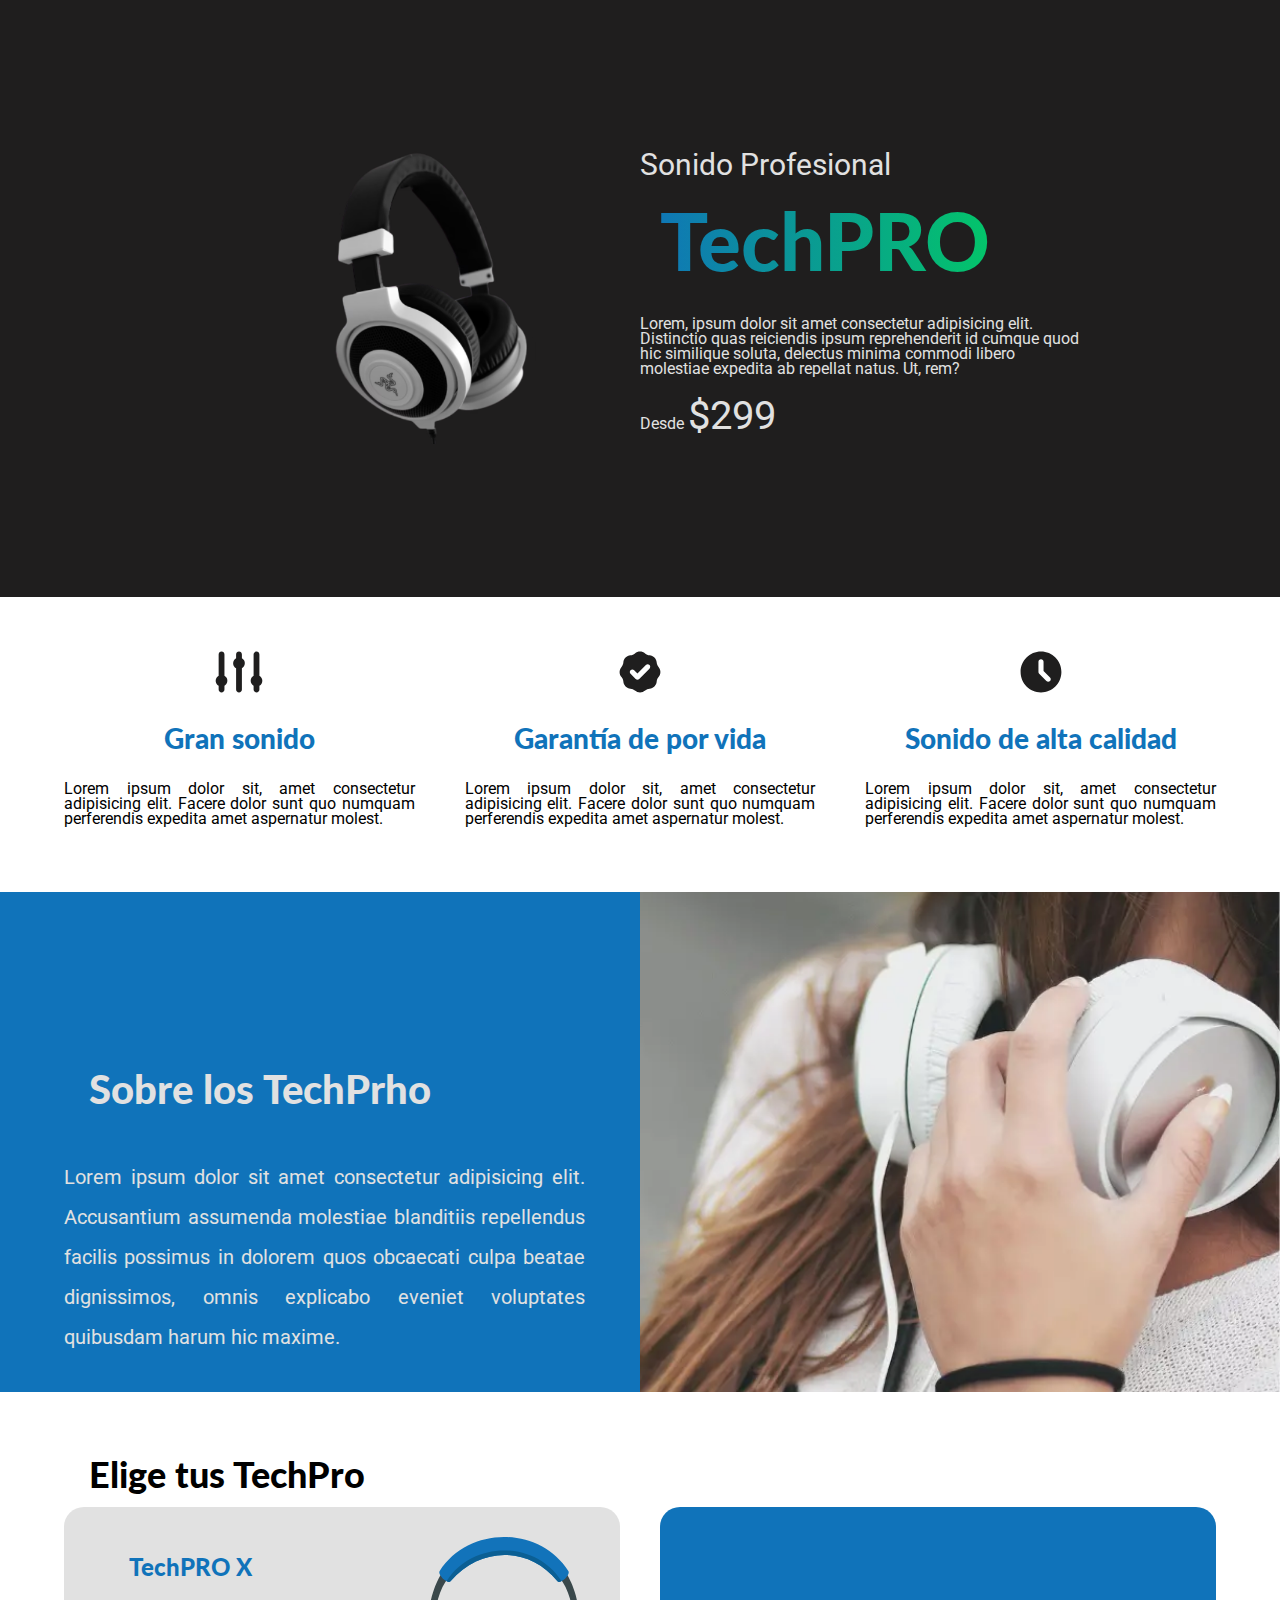
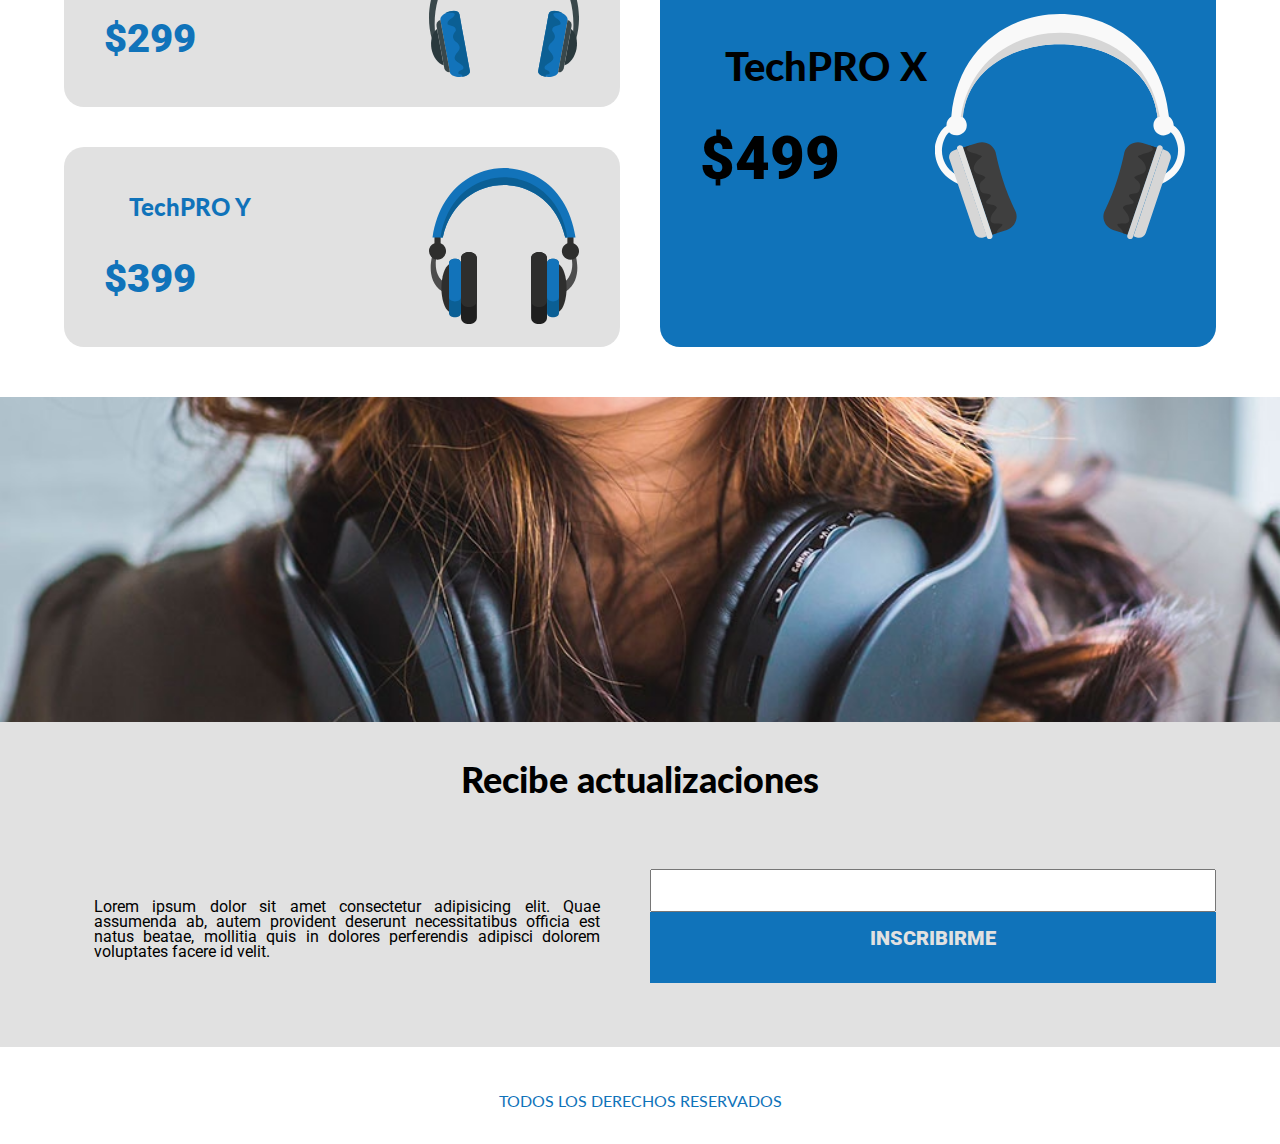
<file: Diseños CSS/Audífonos TechPro/index.html>
<!DOCTYPE html>
<html lang="en">

<head>
    <meta charset="UTF-8">
    <meta http-equiv="X-UA-Compatible" content="IE=edge">
    <meta name="viewport" content="width=device-width, initial-scale=1.0">
    <title>TechPRO Audifonos</title>

    <link rel="preconnect" href="https://fonts.googleapis.com">
    <link rel="preconnect" href="https://fonts.gstatic.com" crossorigin>
    <link href="https://fonts.googleapis.com/css2?family=Lato:wght@400;900&family=Roboto:wght@400;700;900&display=swap"
        rel="stylesheet">

    <link rel="stylesheet" href="css/normailize.css">
    <link rel="stylesheet" href="css/styles.css">
</head>

<body>

    <header class="header">
        <div class="contenedor contenido-header">
            <div class="imagen-header">
                <picture>
                    <source sizes="1920w, 1280w, 640w" srcset="img/header.avif 1920w" ; type="image/avif">

                    <source sizes="1920w, 1280w, 640w" srcset="img/header.webp 1920w" ; type="image/webp">

                    <source sizes="1920w, 1280w, 640w" srcset="img/header.png 1920w" ; type="image/png">

                    <img loading="lazy" decoding="async" src="img/header.png" lazyalt="imagen" width="1000"
                        height="600">
                </picture>
            </div>
            
            <div class="texto-header">
                <p class="tagline-producto">Sonido Profesional</p>
                <h1 class="nombre-producto degradado-verde">TechPRO</h1>
                <p class="descripcion-producto">Lorem, ipsum dolor sit amet consectetur adipisicing elit. Distinctio
                    quas reiciendis ipsum reprehenderit id cumque quod hic similique soluta, delectus minima commodi
                    libero molestiae expedita ab repellat natus. Ut, rem?</p>
                <p class="precio-producto">Desde <span>$299</span></p>
            </div>
        </div>
    </header>

    <section class="contenedor">
        <div class="iconos">
            <div class="icono">
                <img src="img/icono-sonido.svg" alt="Icono sonido">
                <h3>Gran sonido</h3>
                <p>Lorem ipsum dolor sit, amet consectetur adipisicing elit. Facere dolor sunt quo numquam perferendis expedita amet aspernatur molest.</p>
            </div>
            <div class="icono">
                <img src="img/icono-garantia.svg" alt="Icono sonido">
                <h3>Garantía de por vida</h3>
                <p>Lorem ipsum dolor sit, amet consectetur adipisicing elit. Facere dolor sunt quo numquam perferendis expedita amet aspernatur molest.</p>
            </div>
            <div class="icono">
                <img src="img/icono-bateria.svg" alt="Icono sonido">
                <h3>Sonido de alta calidad</h3>
                <p>Lorem ipsum dolor sit, amet consectetur adipisicing elit. Facere dolor sunt quo numquam perferendis expedita amet aspernatur molest.</p>
            </div>
        </div>
    </section>

    <section class="sobre-tech">
        <div class="contenedor sobre-tech-grid">
            <div class="texto-sobre-tech">
                <h2>Sobre los <span>TechPrho</span></h2>
                <p>Lorem ipsum dolor sit amet consectetur adipisicing elit. Accusantium assumenda molestiae blanditiis repellendus facilis possimus in dolorem quos obcaecati culpa beatae dignissimos, omnis explicabo eveniet voluptates quibusdam harum hic maxime.</p>
            </div>
        </div>
    </section>

    <main class="contenedor modelos">
        <h2>Elige tus TechPro</h2>
        <div class="listado-modelos">
             <div class="modelo modelo-X">
                <h3>TechPRO X</h3>
                <p class="precio"> $299</p>
             </div>
             <div class="modelo modelo-Y">
                <h3>TechPRO Y</h3>
                <p class="precio"> $399</p>
             </div>
             <div class="modelo modelo-Z">
                <h3>TechPRO X</h3>
                <p class="precio"> $499</p>
             </div>
        </div>
    </main>


    <section class="newsletter">
        <div class="contenido-newsletter contenedor">
            <div class="texto-newsletter">
                <h2>Recibe actualizaciones</h2>
                <p>Lorem ipsum dolor sit amet consectetur adipisicing elit. Quae assumenda ab, autem provident deserunt necessitatibus officia est natus beatae, mollitia quis in dolores perferendis adipisci dolorem voluptates facere id velit.</p>
                
                <form class="formulario">
                    <div class="input">
                        <input type="text">
                    </div>
                    <input type="submit" value="Inscribirme">

                </form>
            </div>
        </div>
    </section>

    <footer class="footer">
        <p>Todos los derechos reservados</p>
    </footer>

    <script src="js/imegenes.js"></script>
</body>

</html>
</file>
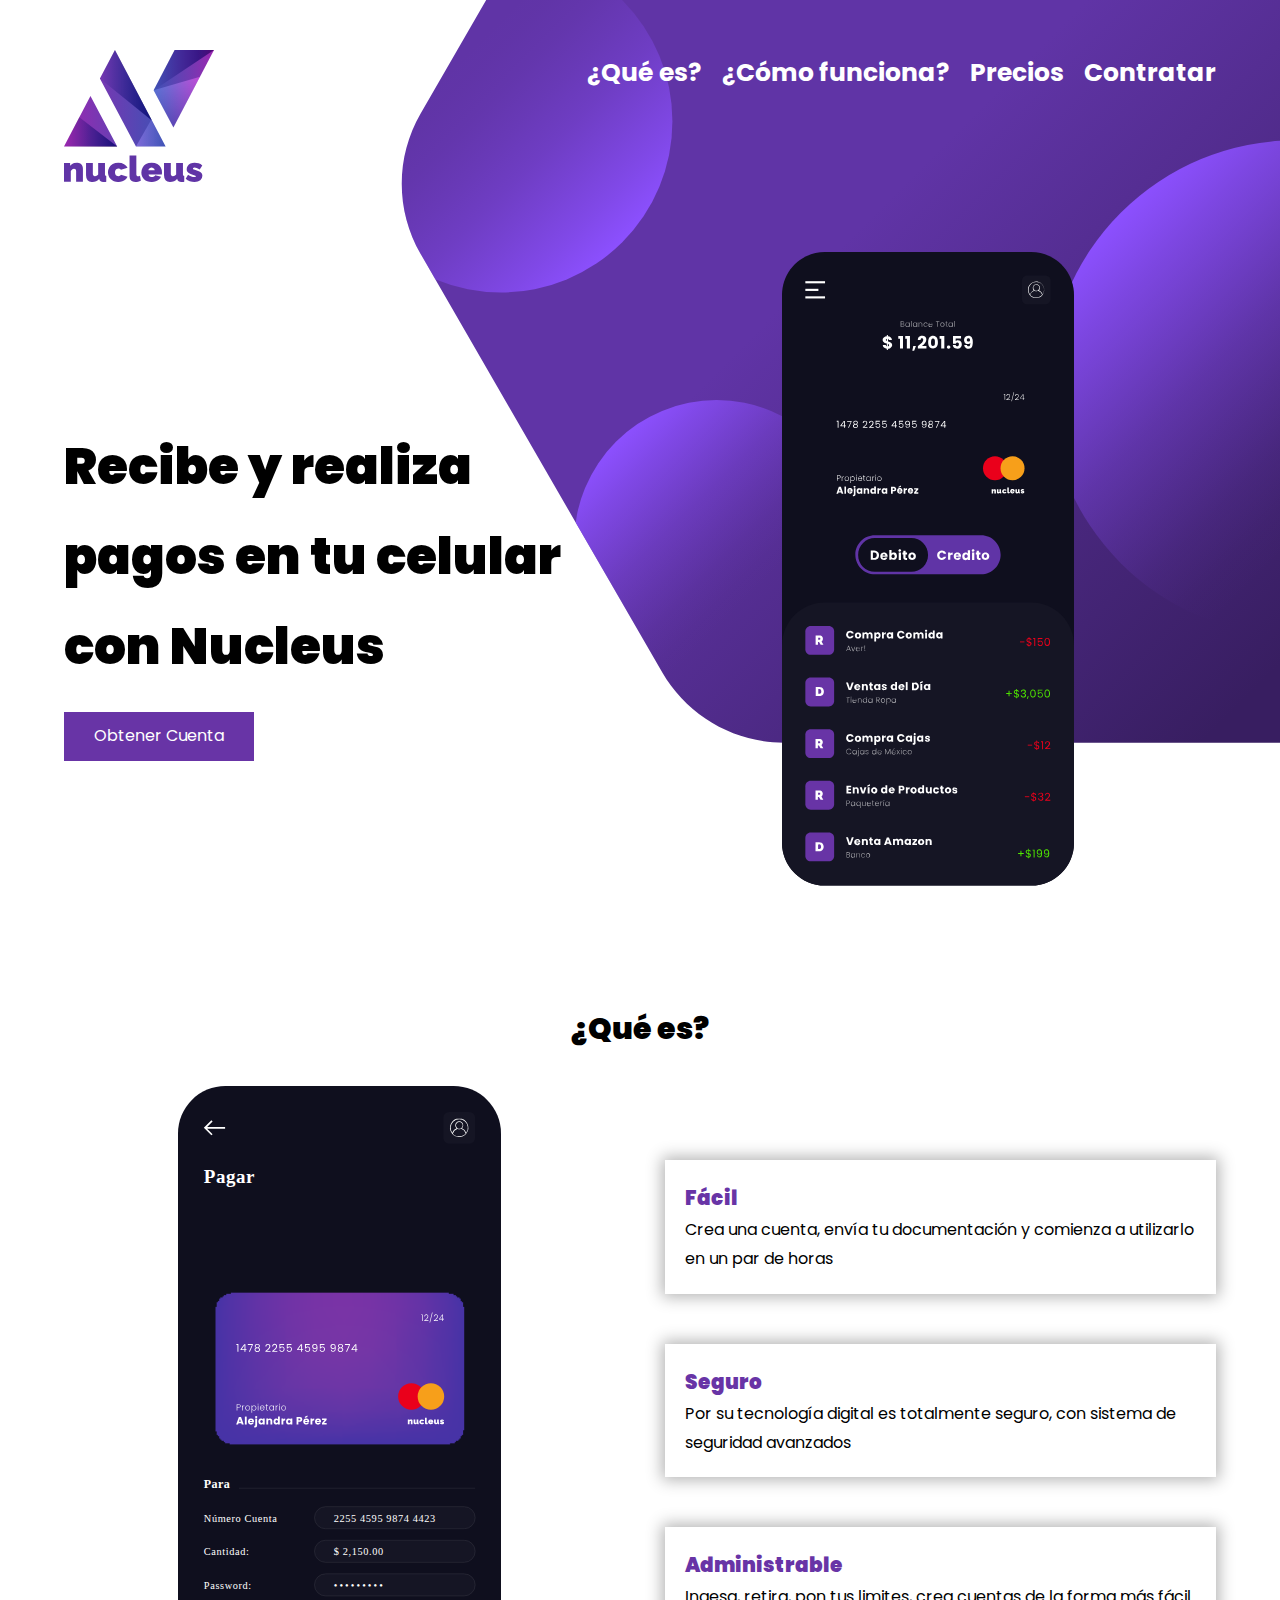
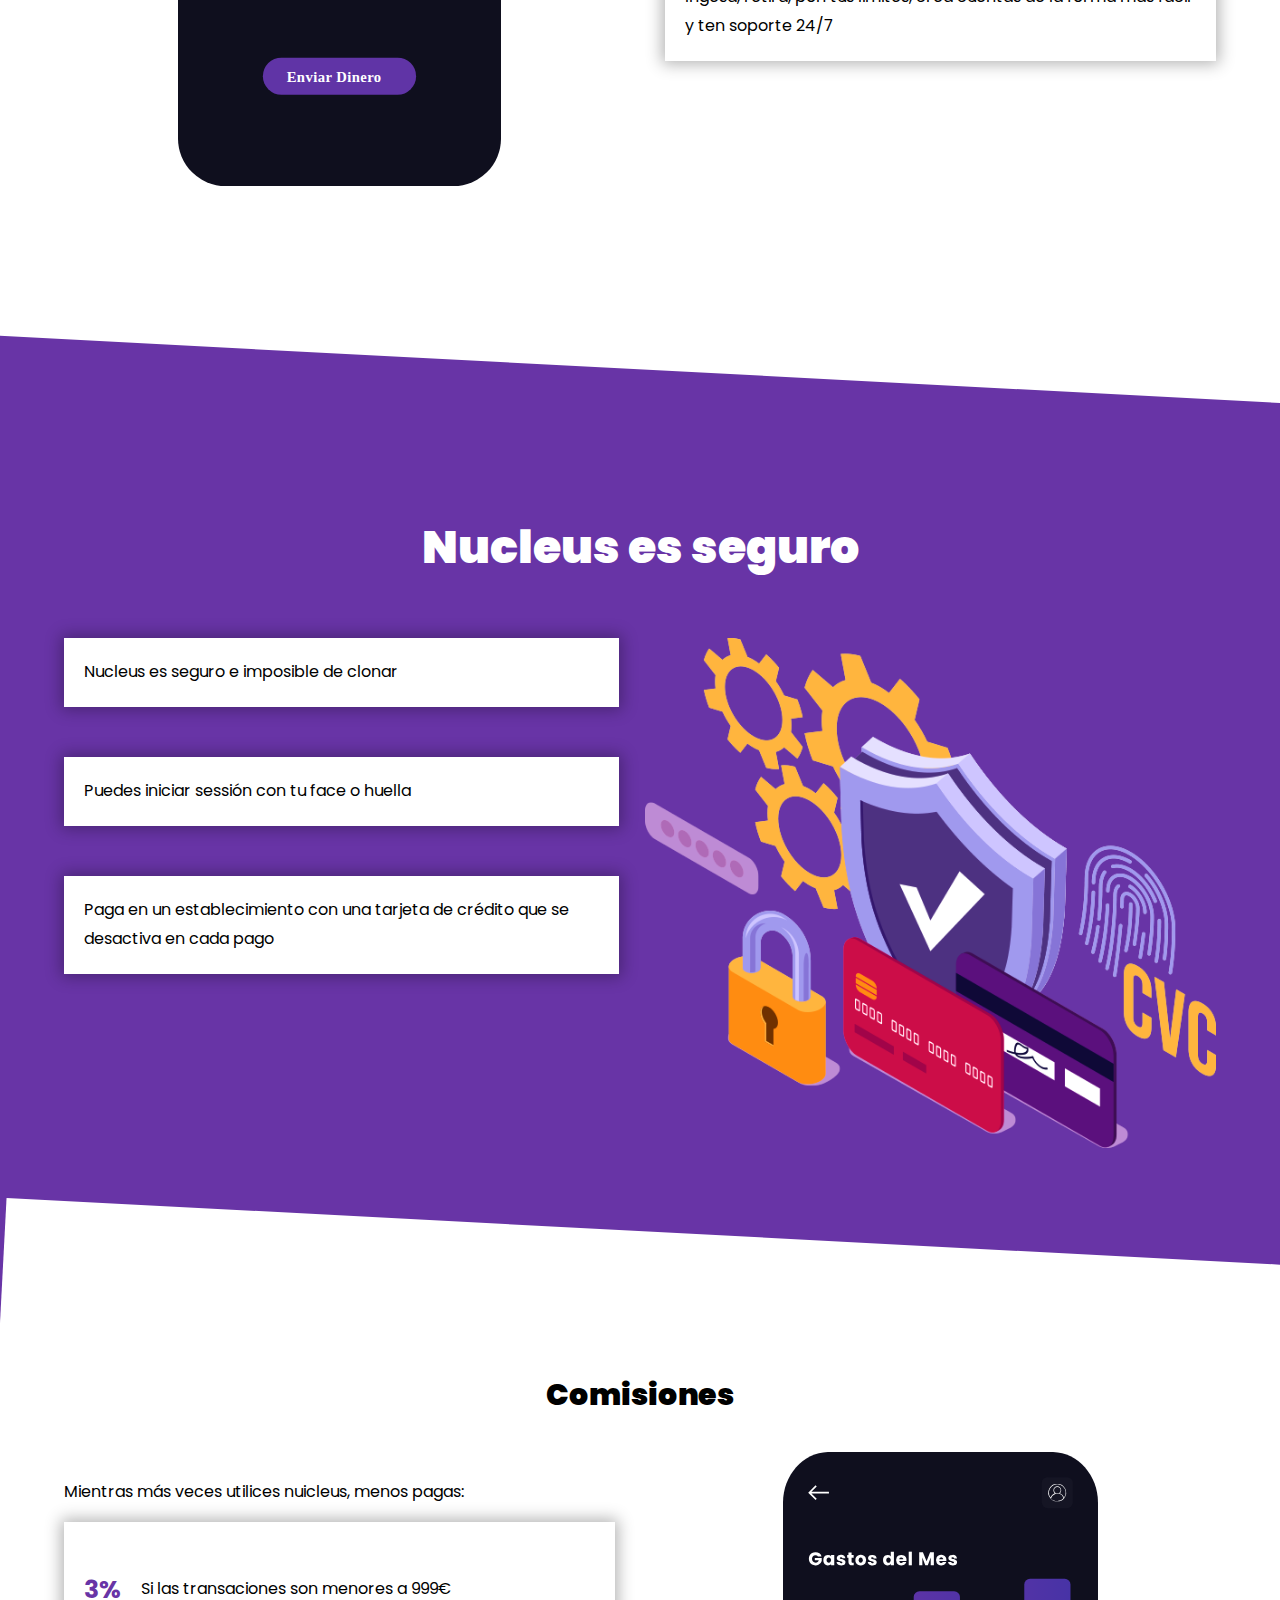
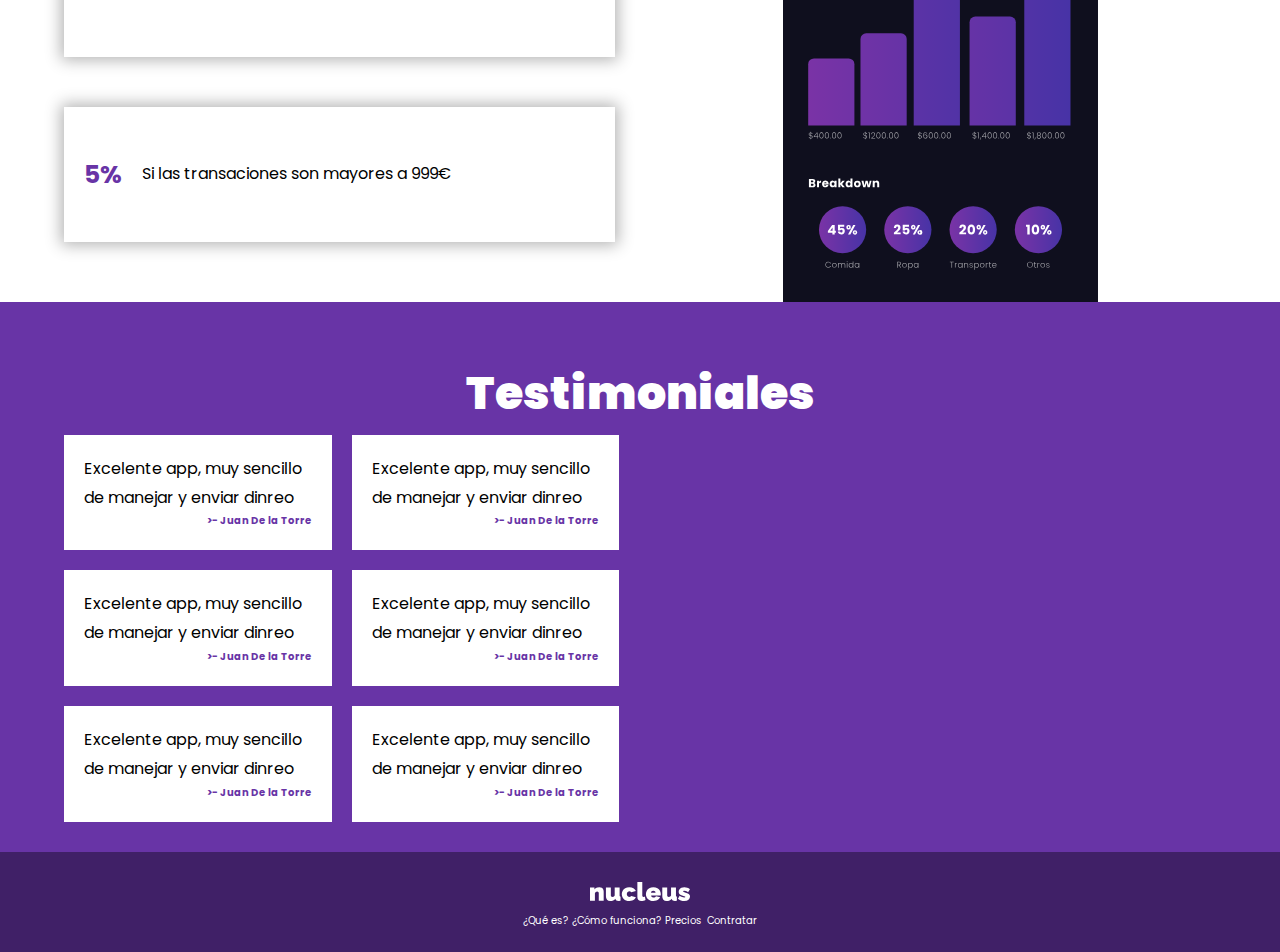
<file: Diseños CSS/Banco Online/index.html>
<!DOCTYPE html>
<html lang="en">

<head>
    <meta charset="UTF-8">
    <meta http-equiv="X-UA-Compatible" content="IE=edge">
    <meta name="viewport" content="width=device-width, initial-scale=1.0">
    <title>Nucleus - eWallet </title>
    <link rel="preconnect" href="https://fonts.googleapis.com">
    <link rel="preconnect" href="https://fonts.gstatic.com" crossorigin>
    <link href="https://fonts.googleapis.com/css2?family=Poppins:wght@400;500;700;900&display=swap" rel="stylesheet">

    <link rel="stylesheet" href="css/normalize.css">
    <link rel="stylesheet" href="css/styles.css">
</head>

<body>
    <header class="header">
        <div class="header__contenedor">
            <div class="header__barra">
                <div class="header__logo">
                    <img src="./img/logo.svg" alt="Nucleos">
                </div>

                <nav class="navegacion">
                    <a href="#" class="navegacion__link">¿Qué es?</a>
                    <a href="#" class="navegacion__link">¿Cómo funciona?</a>
                    <a href="#" class="navegacion__link">Precios</a>
                    <a href="#" class="navegacion__link">Contratar</a>
                </nav>
            </div>

            <div class="header__grid">
                <div class="header__texto">
                    <h1 class="header__heading">Recibe y realiza pagos en tu celular con Nucleus</h1>
                    <a href="#" class="header__boton">Obtener Cuenta</a>
                </div>
                <div class="header__grafico">
                    <img src="./img/app_1.svg" class="header__imagen" alt="">
                </div>
            </div>
        </div>
    </header>

    <main class="nucleus">
        <h2 class="nucleus__heading">¿Qué es?</h2>
        <div class="nucleus__contenedor">
            <div class="nucleus__grid">
                <div class="nucleus__imagen">
                    <img class="" src="./img/app_2.svg" alt="">
                </div>
                <div class="listado">
                    <div class="listado__elemento">
                        <h2 class="listado__heading">Fácil</h2>
                        <p class="listado__texto">Crea una cuenta, envía tu documentación y comienza a utilizarlo en un
                            par de horas</p>
                    </div>
                    <div class="listado__elemento">
                        <h2 class="listado__heading">Seguro</h2>
                        <p class="listado__texto">Por su tecnología digital es totalmente seguro, con sistema de seguridad avanzados</p>
                    </div>
                    <div class="listado__elemento">
                        <h2 class="listado__heading">Administrable</h2>
                        <p class="listado__texto">Ingesa, retira, pon tus limites, crea cuentas de la forma más fácil y ten soporte 24/7</p>
                    </div>
                </div>
            </div>
        </div>
    </main>

        <section class="seguridad">
            <div class="seguridad__contenedor">
                <h2 class="seguridad__heading">Nucleus es seguro</h2>
                <div class="seguridad__grid">
                    <div class="listado">
                        <div class="listado__elemento">
                            <p class="listado__texto">Nucleus es seguro e imposible de clonar</p>
                        </div>
                        <div class="listado__elemento">
                            <p class="listado__texto">Puedes iniciar sessión con tu face o huella</p>
                        </div>
                        <div class="listado__elemento">
                            <p class="listado__texto">Paga en un establecimiento con una tarjeta de crédito que se desactiva en cada pago</p>
                        </div>
                    </div>
                    <div class="seguridad__imagen">
                        <img src="img/seguridad.png" alt="Seguridad">
                    </div>
                </div>
            </div>
        </section>

        <section class="comisiones">
            <div class="comisiones__contenedor">
                <h2 class="comisiones__heading"> Comisiones</h2>

                <div class="comisiones_grid">
                    <div class="comisiones_contenido">
                        <p class="comisiones__texto">Mientras más veces utilices nuicleus, menos pagas:</p>
                        <div class="listado">
                            <div class="listado__elemento listado__elemento__2col">
                                <p class="listado__numero">3%</p>
                                <p class="listado__texto">Si las transaciones son menores a 999€</p>
                            </div>
                            <div class="listado__elemento listado__elemento__2col">
                                <p class="listado__numero">5%</p>
                                <p class="listado__texto">Si las transaciones son mayores a 999€</p>
                            </div>
                        </div>
                    </div>

                    <div class="comisiones__imagen">
                        <img src="img/app_3.svg" alt="">
                    </div>
                </div>
            </div>
        </section>

        <section class="testimoniales">
            <div class="testimoniales__contenedor">
                <h2 class="testimoniales__heading"> Testimoniales</h2>
                
                <div class="testimoniales__grid">
                    <div class="testimonial">
                        <p class="testimonial__texto">Excelente app, muy sencillo de manejar y enviar dinreo</p>
                        <p class="testimonial__autor">>- Juan De la Torre</p>
                    </div>
                    <div class="testimonial">
                        <p class="testimonial__texto">Excelente app, muy sencillo de manejar y enviar dinreo</p>
                        <p class="testimonial__autor">>- Juan De la Torre</p>
                    </div>
                    <div class="testimonial">
                        <p class="testimonial__texto">Excelente app, muy sencillo de manejar y enviar dinreo</p>
                        <p class="testimonial__autor">>- Juan De la Torre</p>
                    </div>
                    <div class="testimonial">
                        <p class="testimonial__texto">Excelente app, muy sencillo de manejar y enviar dinreo</p>
                        <p class="testimonial__autor">>- Juan De la Torre</p>
                    </div>
                    <div class="testimonial">
                        <p class="testimonial__texto">Excelente app, muy sencillo de manejar y enviar dinreo</p>
                        <p class="testimonial__autor">>- Juan De la Torre</p>
                    </div>
                    <div class="testimonial">
                        <p class="testimonial__texto">Excelente app, muy sencillo de manejar y enviar dinreo</p>
                        <p class="testimonial__autor">>- Juan De la Torre</p>
                    </div>
                </div>
            </div>
        </section>

        <footer class="footer">
            <div class="footer__contenedor">
                <div class="footer__grid">
                    <div class="footer__logo">
                        <img src="./img/logo-blanco.svg" alt="logo">
                    </div>

                    <nav class="navegacionFooter">
                        <a href="#" class="navegacionFooter__link">¿Qué es?</a>
                        <a href="#" class="navegacionFooter__link">¿Cómo funciona?</a>
                        <a href="#" class="navegacionFooter__link">Precios</a>
                        <a href="#" class="navegacionFooter__link">Contratar</a>
                    </nav>
                </div>
            </div>
        </footer>

</body>

</html>
</file>
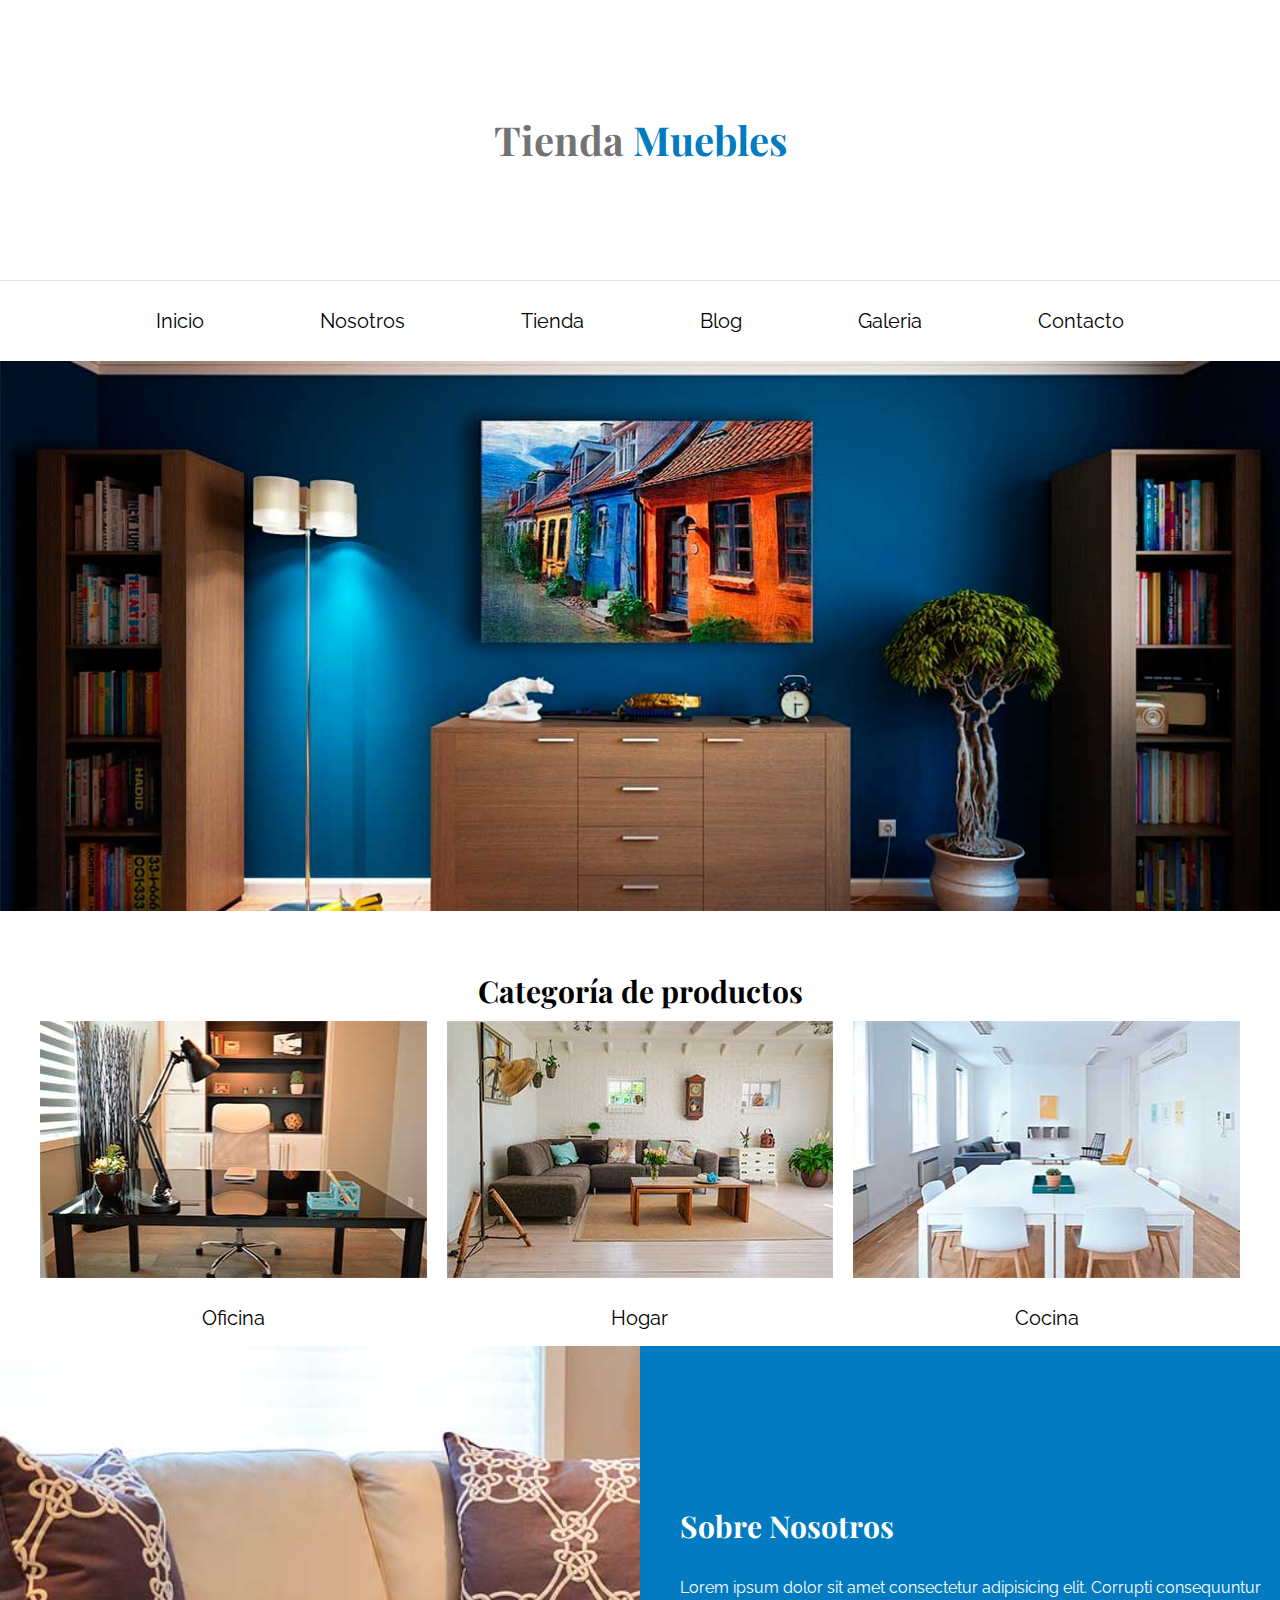
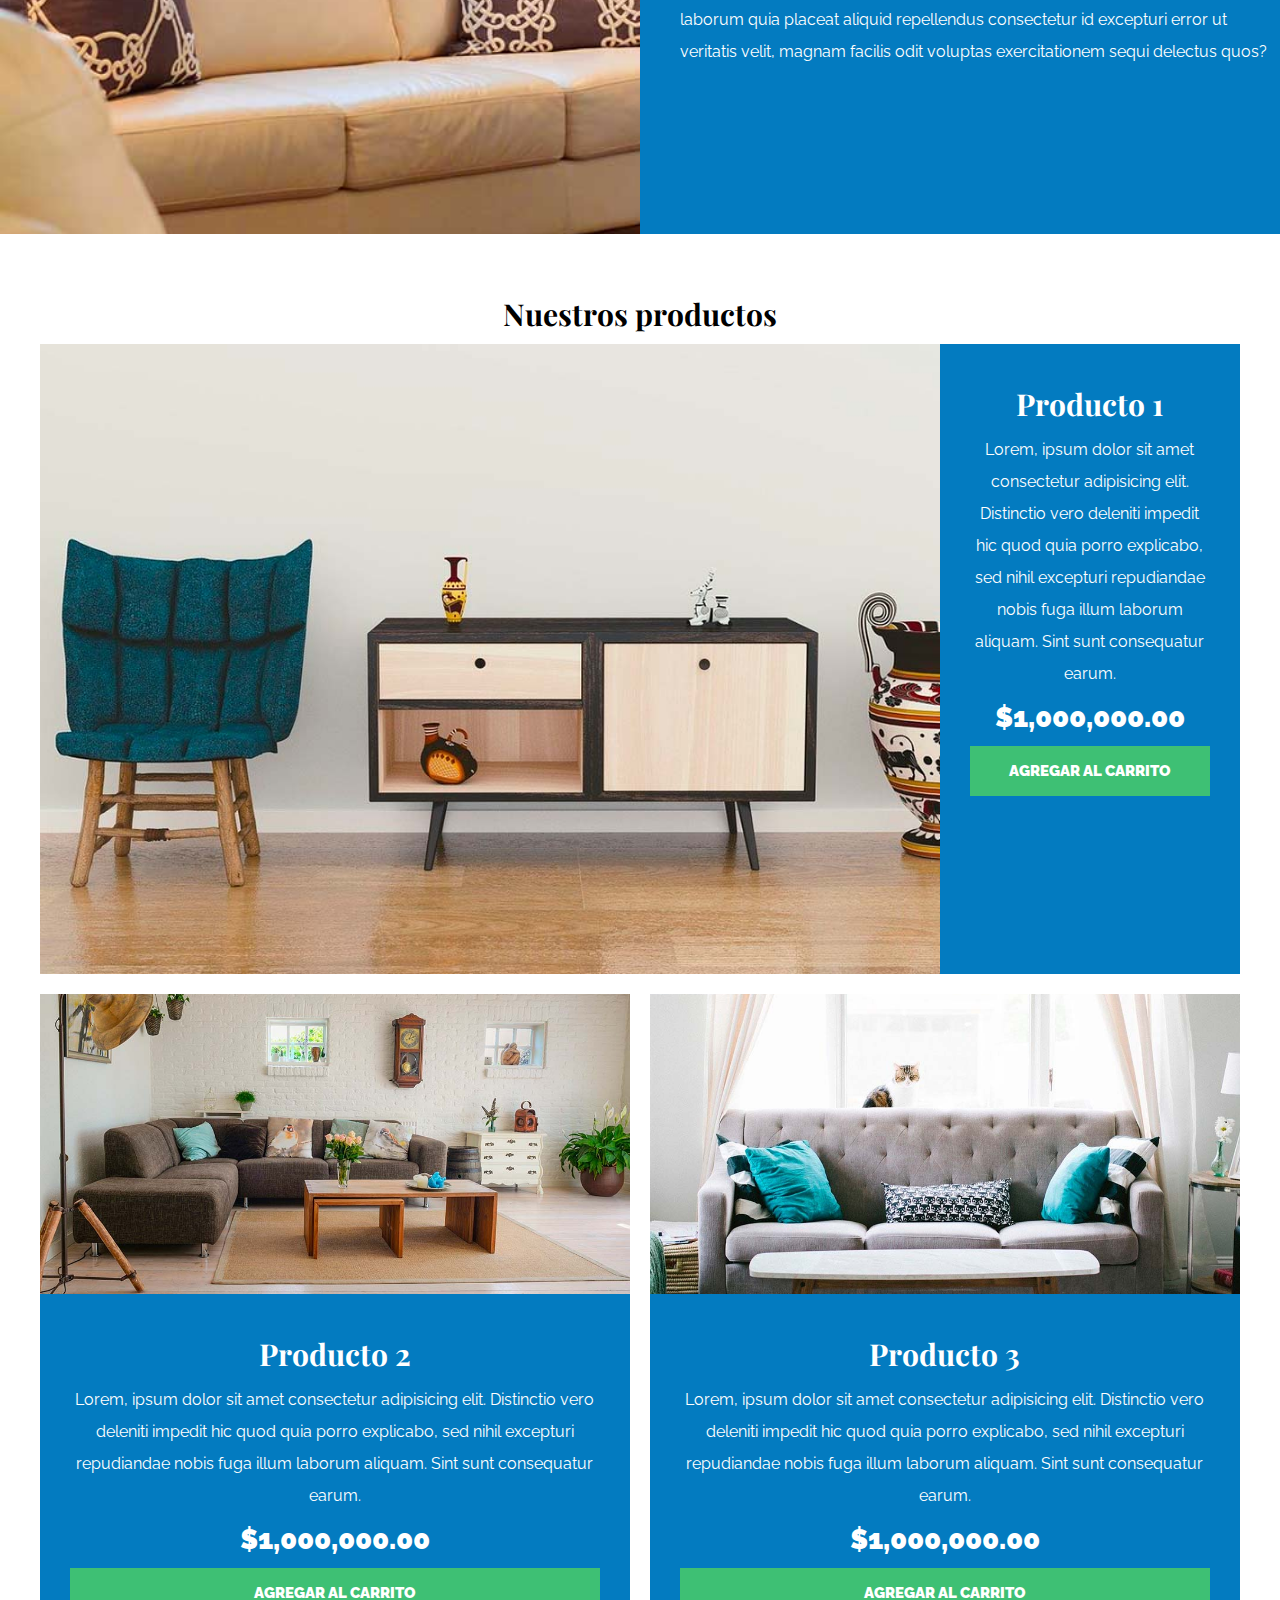
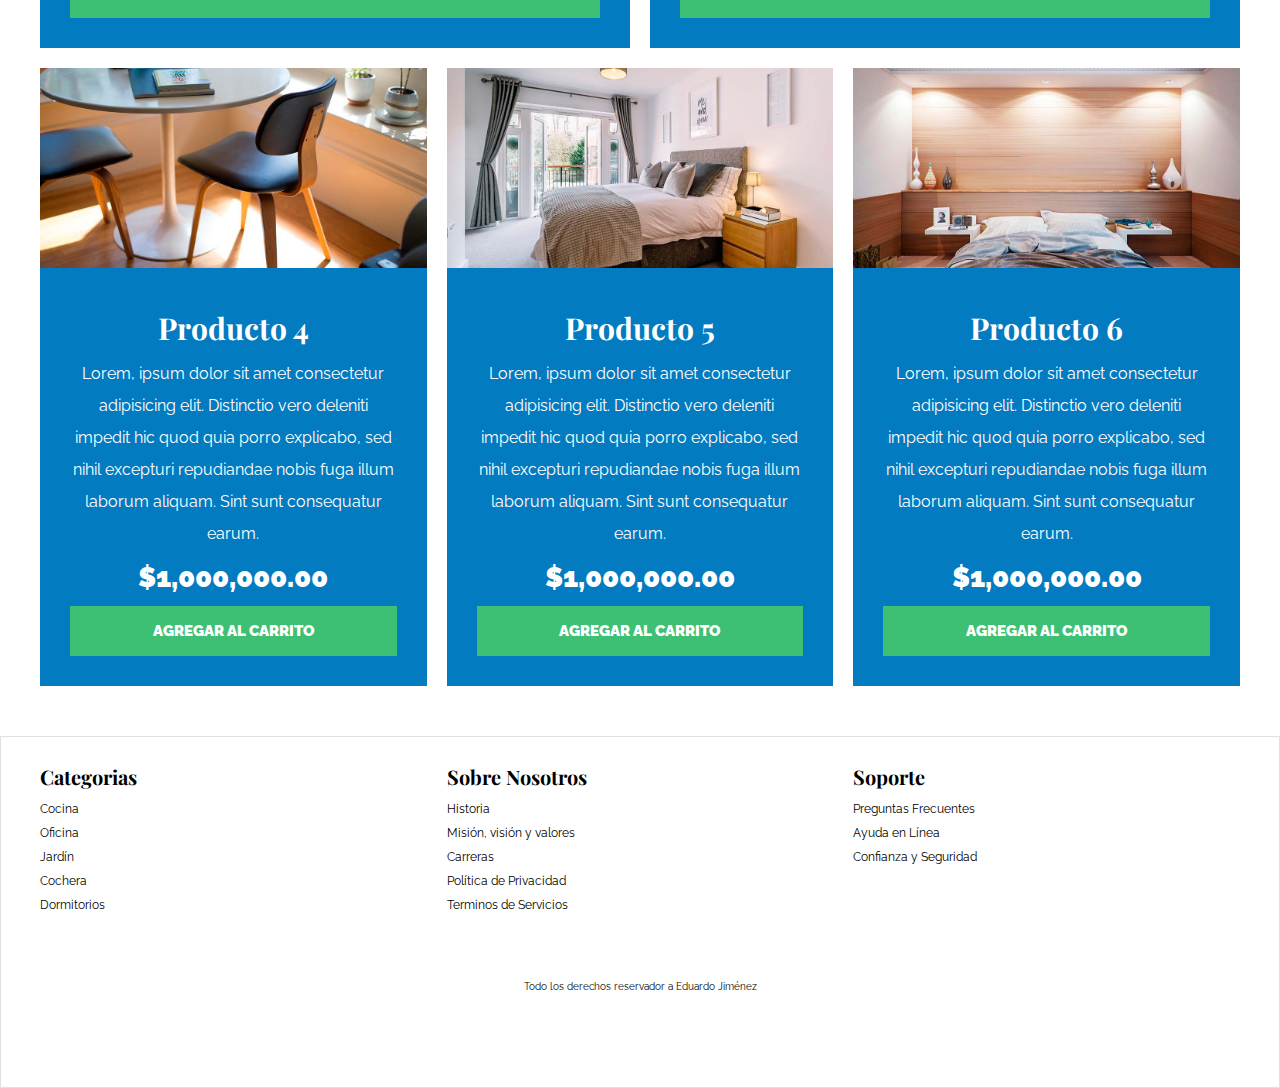
<file: Diseños CSS/Ecommerce muebles 1.0/index.html>
<!DOCTYPE html>
<html lang="en">
<head>
    <meta charset="UTF-8">
    <meta http-equiv="X-UA-Compatible" content="IE=edge">
    <meta name="viewport" content="width=device-width, initial-scale=1.0">
    <title>Ecommerce</title>
    <link rel="stylesheet" href="./css/normalizacion.css" type="text/css">
    <link rel="preconnect" href="https://fonts.googleapis.com">
    <link rel="preconnect" href="https://fonts.gstatic.com" crossorigin>
    <link href="https://fonts.googleapis.com/css2?family=Playfair+Display:wght@700&family=Raleway:wght@400;700;900&display=swap" rel="stylesheet">
    <link rel="stylesheet" href="./css/app.css" type="text/css">
</head>
<body>
    <header class="nombre-sitio">
        <h1>Tienda <span>Muebles</span></h1>
    </header>

    <div class="contenedor-navegacion">
        <nav class="nav-principal contenedor">
            <a href="./index.html">Inicio</a>
            <a href="./nosotros.html">Nosotros</a>
            <a href="./tienda.html">Tienda</a>
            <a href="./blog.html">Blog</a>
            <a href="./galeria.html">Galeria</a>
            <a href="./contacto.html">Contacto</a>
        </nav>
    </div>

    <nav class="hero">

    </nav>

    <section class="contenedor categorias">
            <h2>Categoría de productos</h2>
        <div class="listado-categorias">
            <div class="categoria">
                <img src="./img/categoria1.jpg" alt="Imagen Categoría">
                <a href="#">Oficina</a>
            </div>
            <div class="categoria">
                <img src="./img/categoria2.jpg" alt="Imagen Categoría">
                <a href="#">Hogar</a>
            </div>
            <div class="categoria">
                <img src="./img/categoria3.jpg" alt="Imagen Categoría">
                <a href="#">Cocina</a>
            </div>
        </div>
    </section>


    <section class="sobre-nosotros">
        <div class="sobre-nosotros-grid">
            <div class="sobre-nosotros-texto">
                <h2>Sobre Nosotros</h2>
                <p>Lorem ipsum dolor sit amet consectetur adipisicing elit. Corrupti consequuntur laborum quia placeat aliquid repellendus consectetur id excepturi error ut veritatis velit, magnam facilis odit voluptas exercitationem sequi delectus quos?</p>
            </div>
        </div>
    </section>


    <main class="contenido-principal contenedor">
        <h2 class="text-center ">Nuestros productos</h2>

        <div class="listado-producto">
            <div class="producto">
                <img src="./img/producto1.jpg" alt="Imagen producto">
                <div class="texto-producto">
                    <h3>Producto 1</h3>
                    <p>Lorem, ipsum dolor sit amet consectetur adipisicing elit. Distinctio vero deleniti impedit hic quod quia porro explicabo, sed nihil excepturi repudiandae nobis fuga illum laborum aliquam. Sint sunt consequatur earum.</p>
                    <p class="precio">$1,000,000.00</p>
                    <a href="#"> Agregar al carrito</a>
                </div><!-- Info Producto -->
            </div><!-- Fin Producto -->

            <div class="producto">
                <img src="./img/producto2.jpg" alt="Imagen producto">
                    <div class="texto-producto">
                        <h3>Producto 2</h3>
                        <p>Lorem, ipsum dolor sit amet consectetur adipisicing elit. Distinctio vero deleniti impedit hic quod quia porro explicabo, sed nihil excepturi repudiandae nobis fuga illum laborum aliquam. Sint sunt consequatur earum.</p>
                        <p class="precio">$1,000,000.00</p>
                        <a href="#"> Agregar al carrito</a>
                    </div><!-- Info Producto -->
            </div><!-- Fin Producto -->

            <div class="producto">
                <img src="./img/producto3.jpg" alt="Imagen producto">
                    <div class="texto-producto">
                        <h3>Producto 3</h3>
                        <p>Lorem, ipsum dolor sit amet consectetur adipisicing elit. Distinctio vero deleniti impedit hic quod quia porro explicabo, sed nihil excepturi repudiandae nobis fuga illum laborum aliquam. Sint sunt consequatur earum.</p>
                        <p class="precio">$1,000,000.00</p>
                        <a href="#"> Agregar al carrito</a>
                    </div><!-- Info Producto -->
            </div><!-- Fin Producto -->

            <div class="producto">
                <img src="./img/producto4.jpg" alt="Imagen producto">
                    <div class="texto-producto">
                        <h3>Producto 4</h3>
                        <p>Lorem, ipsum dolor sit amet consectetur adipisicing elit. Distinctio vero deleniti impedit hic quod quia porro explicabo, sed nihil excepturi repudiandae nobis fuga illum laborum aliquam. Sint sunt consequatur earum.</p>
                        <p class="precio">$1,000,000.00</p>
                        <a href="#"> Agregar al carrito</a>
                    </div><!-- Info Producto -->
            </div><!-- Fin Producto -->

            <div class="producto">
                <img src="./img/producto5.jpg" alt="Imagen producto">
                    <div class="texto-producto">
                        <h3>Producto 5</h3>
                        <p>Lorem, ipsum dolor sit amet consectetur adipisicing elit. Distinctio vero deleniti impedit hic quod quia porro explicabo, sed nihil excepturi repudiandae nobis fuga illum laborum aliquam. Sint sunt consequatur earum.</p>
                        <p class="precio">$1,000,000.00</p>
                        <a href="#"> Agregar al carrito</a>
                    </div><!-- Info Producto -->
            </div><!-- Fin Producto -->

            <div class="producto">
                <img src="./img/producto6.jpg" alt="Imagen producto">
                    <div class="texto-producto">
                        <h3>Producto 6</h3>
                        <p>Lorem, ipsum dolor sit amet consectetur adipisicing elit. Distinctio vero deleniti impedit hic quod quia porro explicabo, sed nihil excepturi repudiandae nobis fuga illum laborum aliquam. Sint sunt consequatur earum.</p>
                        <p class="precio">$1,000,000.00</p>
                        <a href="#"> Agregar al carrito</a>
                    </div><!-- Info Producto -->
            </div><!-- Fin Producto -->
               
        </div><!-- Fin de listado de producto-->
    </main>

 
    <footer  class="site-footer"> 
        <div class="grid-footer contenedor">
            <div>
                <h3>Categorias</h3>
                <nav class="footer-menu">
                    <a href="#">Cocina</a>
                    <a href="#">Oficina</a>
                    <a href="#">Jardín</a>
                    <a href="#">Cochera</a>
                    <a href="#">Dormitorios</a>
                </nav>
            </div>
            <div>
                <h3>Sobre Nosotros</h3>
                <nav class="footer-menu">
                    <a href="#">Historia</a>
                    <a href="#">Misión, visión y valores</a>
                    <a href="#">Carreras</a>
                    <a href="#">Política de Privacidad</a>
                    <a href="#">Terminos de Servicios</a>
                </nav>
            </div>
            <div>
                <h3>Soporte</h3>
                <nav class="footer-menu">
                    <a href="#">Preguntas Frecuentes</a>
                    <a href="#">Ayuda en Línea</a>
                    <a href="#">Confianza y Seguridad</a>
                </nav>
            </div>
        </div>
        <p class="copyright">Todo los derechos reservador a Eduardo Jiménez</p>
    </footer>

</body>
</html>
</file>
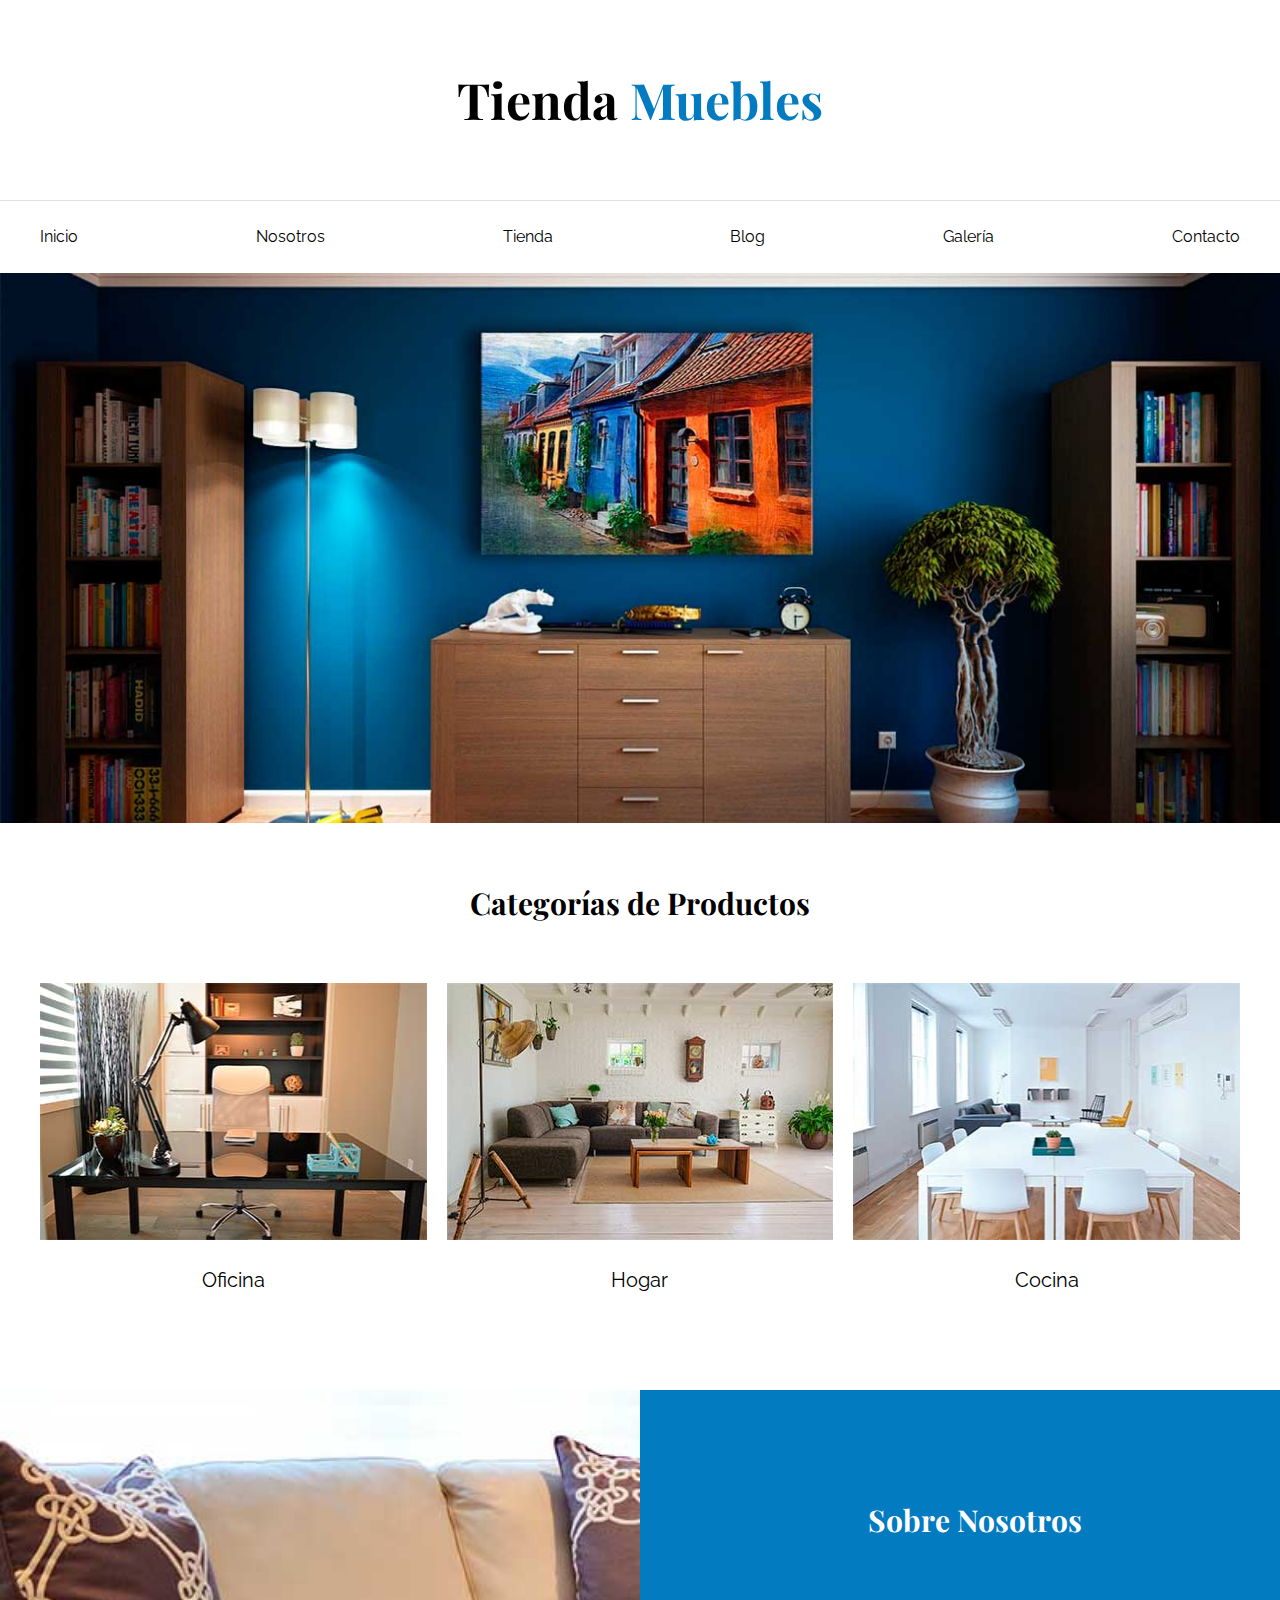
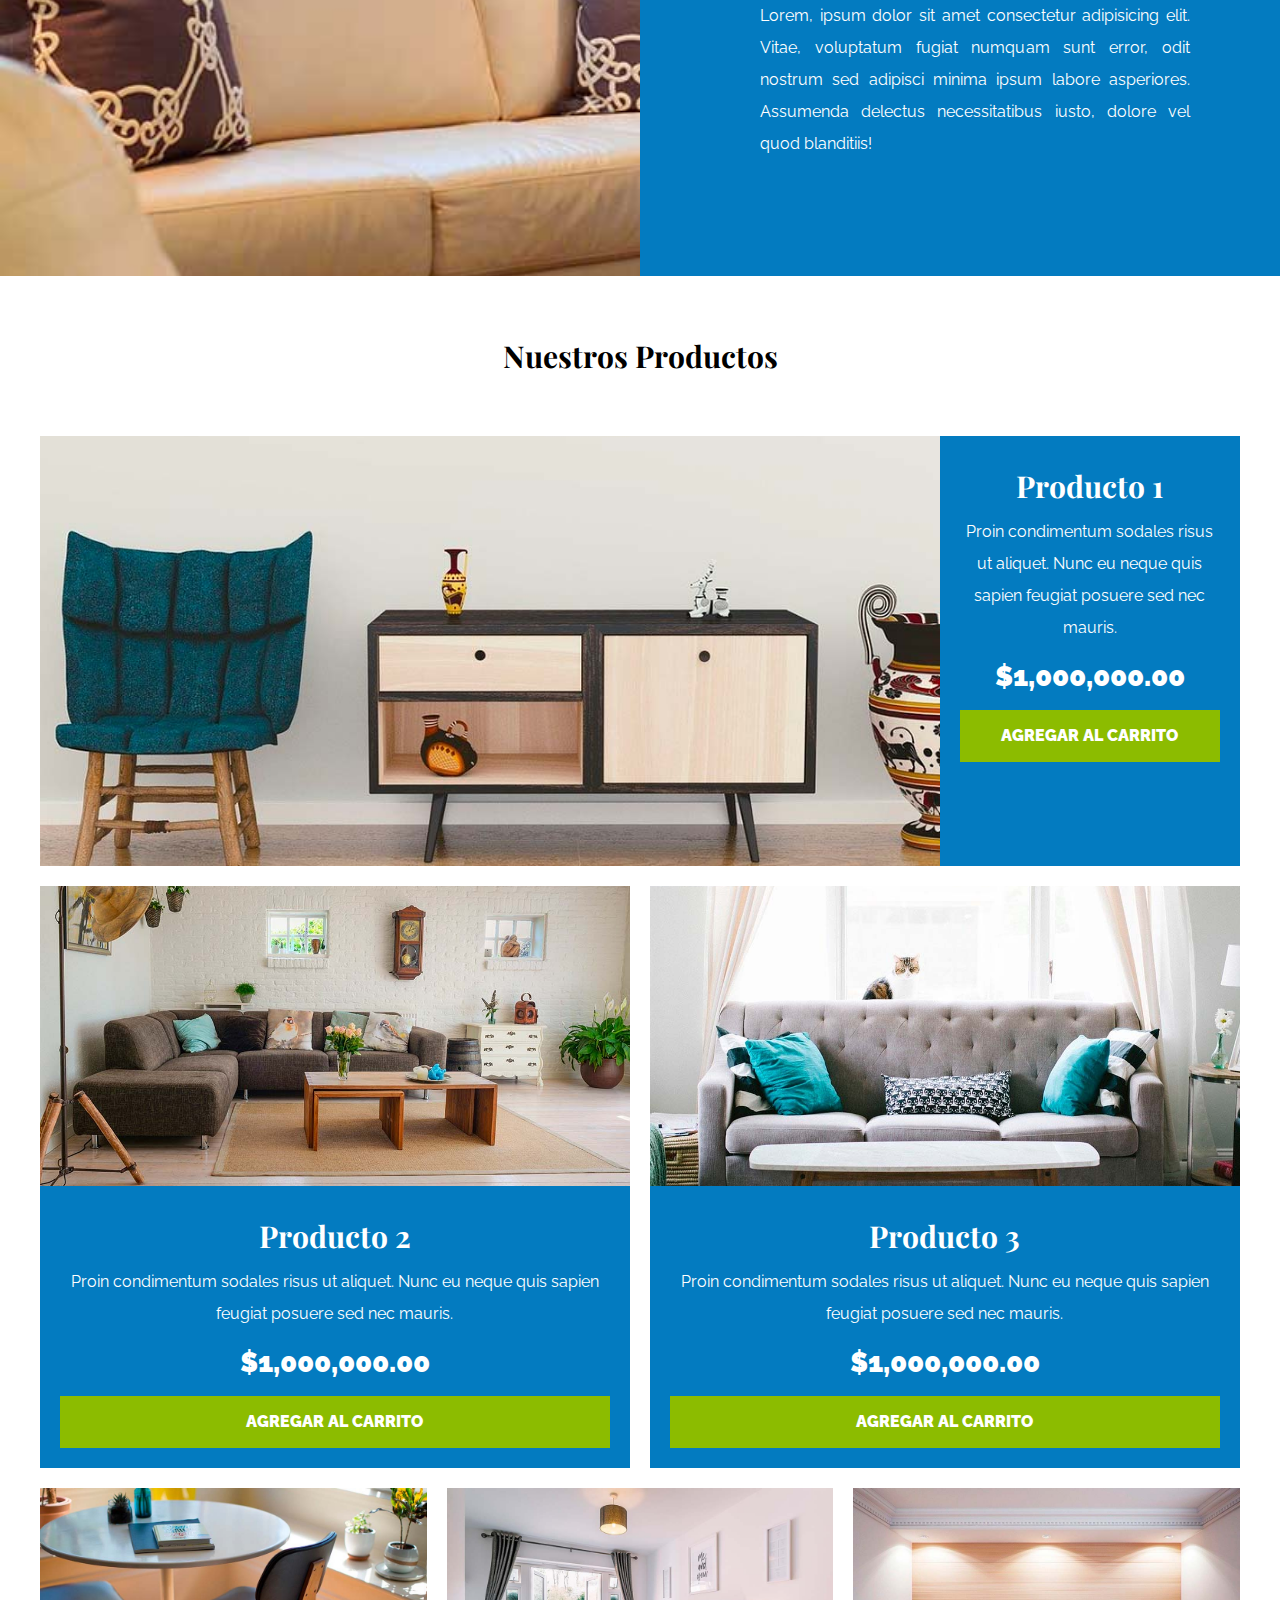
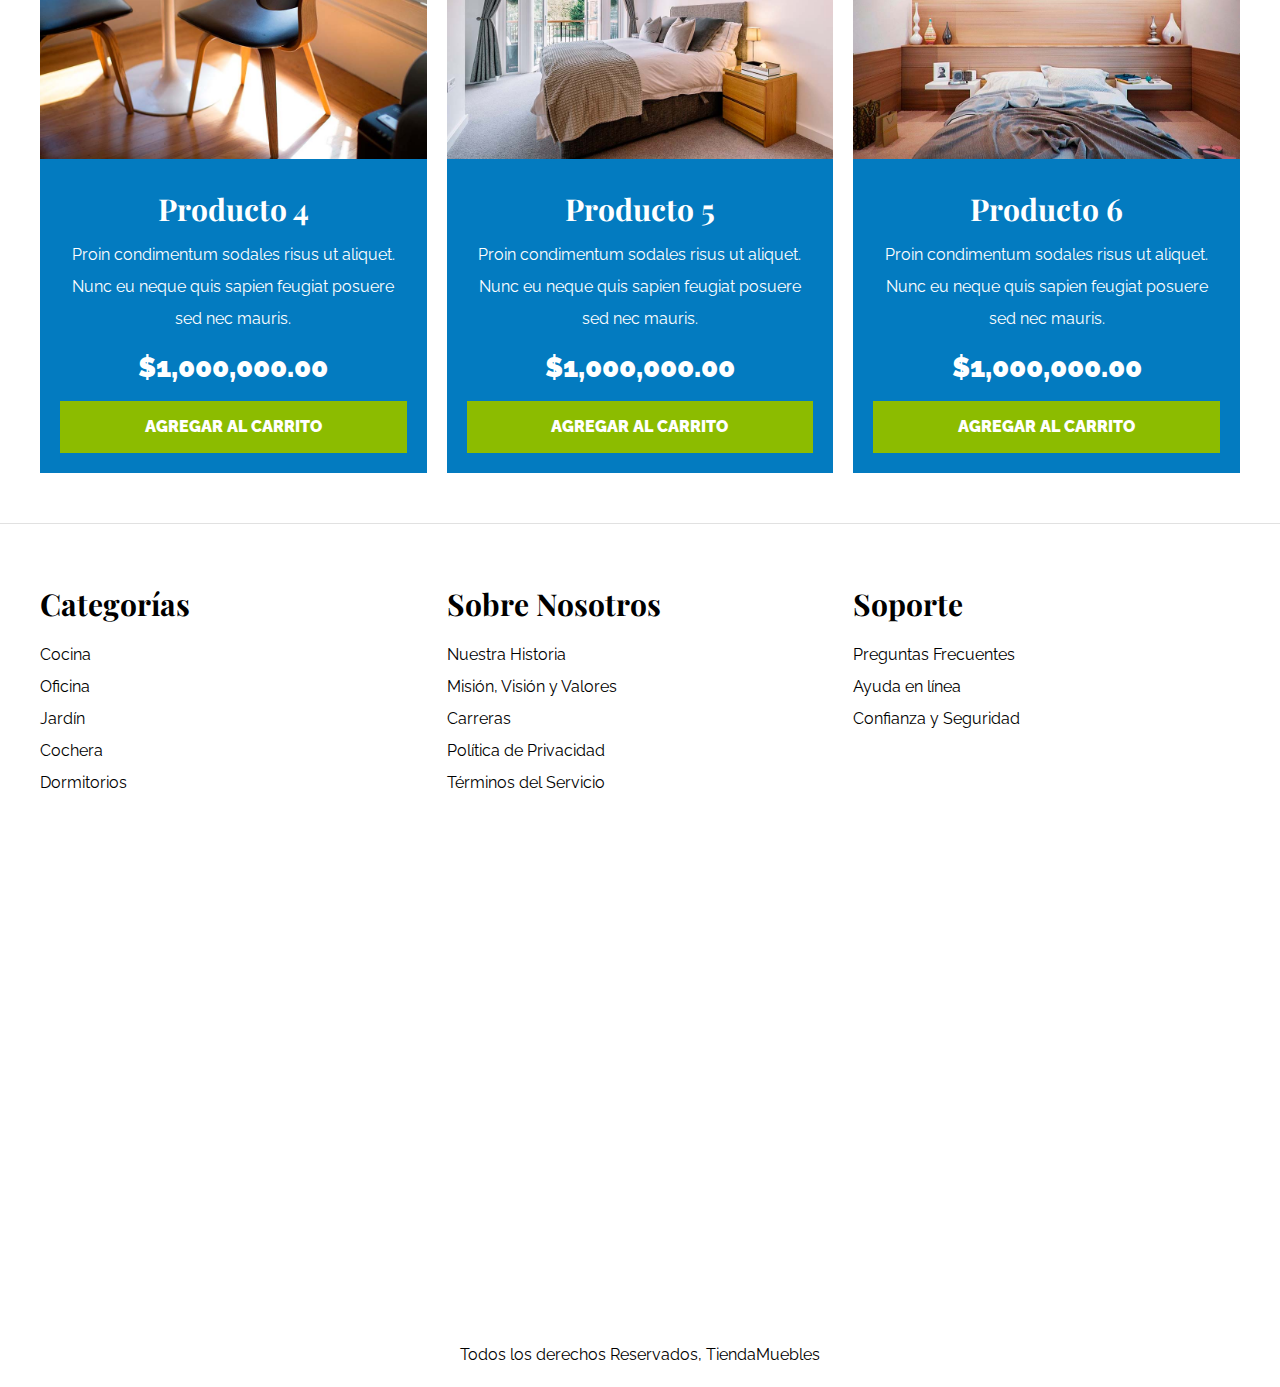
<file: Diseños CSS/Ecommerce muebles 2.0/index.html>
<!DOCTYPE html>
<html lang="es">
<head>
    <meta charset="UTF-8">
    <meta http-equiv="X-UA-Compatible" content="IE=edge">
    <meta name="viewport" content="width=device-width, initial-scale=1.0">
    <title>Ecommerce - Home</title>
    <link rel="stylesheet" href="css/normalize.css">
    <link rel="preconnect" href="https://fonts.googleapis.com">
<link rel="preconnect" href="https://fonts.gstatic.com" crossorigin>
<link href="https://fonts.googleapis.com/css2?family=Playfair+Display:wght@700&family=Raleway:wght@400;700;900&display=swap" rel="stylesheet">
    <link rel="stylesheet" href="css/app.css">
</head>
<body>
    <header>
        <h1 class="nombre-sitio">Tienda <span> Muebles </span></h1>
    </header>
    
    <div class="contenedor-navegacion">
        <nav class="nav-principal contenedor">
            <a href="index.html">Inicio</a>
            <a href="nosotros.html">Nosotros</a>
            <a href="tienda.html">Tienda</a>
            <a href="blog.html">Blog</a>
            <a href="galeria.html">Galería</a>
            <a href="contacto.html">Contacto</a>
        </nav>
    </div>


    <div class="hero"></div>

    <section class="contenedor categorias">
        <h2 class="text-center">Categorías de Productos</h2>

        <div class="listado-categorias">
            <div class="categoria">
                <img src="img/categoria1.jpg" alt="Imagen Categoría" />
                <a href="#">Oficina</a>
            </div>

            <div class="categoria">
                <img src="img/categoria2.jpg" alt="Imagen Categoría" />
                <a href="#">Hogar</a>
            </div>

            <div class="categoria">
                <img src="img/categoria3.jpg" alt="Imagen Categoría" />
                <a href="#">Cocina</a>
            </div>
        </div>
    </section>


    <section class="sobre-nosotros">
        <div class="contenedor sobre-nosotros-grid">
            <div class="texto-nosotros">
                <h2>Sobre Nosotros</h2>
                <p>Lorem, ipsum dolor sit amet consectetur adipisicing elit. Vitae, voluptatum fugiat numquam sunt error, odit nostrum sed adipisci minima ipsum labore asperiores. Assumenda delectus necessitatibus iusto, dolore vel quod blanditiis!</p>
            </div>
        </div>
    </section>


    <main class="contenido-principal contenedor ">
        <h2 class="text-center">Nuestros Productos</h2>
        
        <div class="listado-productos">
            <div class="producto">
                <img src="img/producto1.jpg" alt="Imagen Producto" >

                <div class="texto-producto">
                    <h3>Producto 1</h3>
                    <p>Proin condimentum sodales risus ut aliquet. Nunc eu neque quis sapien feugiat posuere sed nec mauris.</p>
                    <p class="precio">$1,000,000.00</p>

                    <a class="btn" href="#">Agregar al Carrito</a>
                </div> <!-- Info Producto -->
            </div> <!-- Producto -->

            <div class="producto">
                <img src="img/producto2.jpg" alt="Imagen Producto" >

                <div class="texto-producto">
                    <h3>Producto 2</h3>
                    <p>Proin condimentum sodales risus ut aliquet. Nunc eu neque quis sapien feugiat posuere sed nec mauris.</p>
                    <p class="precio">$1,000,000.00</p>

                    <a class="btn" href="#">Agregar al Carrito</a>
                </div> <!-- Info Producto -->
            </div> <!-- Producto -->

            <div class="producto">
                <img src="img/producto3.jpg" alt="Imagen Producto" >

                <div class="texto-producto">
                    <h3>Producto 3</h3>
                    <p>Proin condimentum sodales risus ut aliquet. Nunc eu neque quis sapien feugiat posuere sed nec mauris.</p>
                    <p class="precio">$1,000,000.00</p>

                    <a class="btn" href="#">Agregar al Carrito</a>
                </div> <!-- Info Producto -->
            </div> <!-- Producto -->

            <div class="producto">
                <img src="img/producto4.jpg" alt="Imagen Producto" >

                <div class="texto-producto">
                    <h3>Producto 4</h3>
                    <p>Proin condimentum sodales risus ut aliquet. Nunc eu neque quis sapien feugiat posuere sed nec mauris.</p>
                    <p class="precio">$1,000,000.00</p>

                    <a class="btn" href="#">Agregar al Carrito</a>
                </div> <!-- Info Producto -->
            </div> <!-- Producto -->

            <div class="producto">
                <img src="img/producto5.jpg" alt="Imagen Producto" >

                <div class="texto-producto">
                    <h3>Producto 5</h3>
                    <p>Proin condimentum sodales risus ut aliquet. Nunc eu neque quis sapien feugiat posuere sed nec mauris.</p>
                    <p class="precio">$1,000,000.00</p>

                    <a class="btn" href="#">Agregar al Carrito</a>
                </div> <!-- Info Producto -->
            </div> <!-- Producto -->

            <div class="producto">
                <img src="img/producto6.jpg" alt="Imagen Producto" >

                <div class="texto-producto">
                    <h3>Producto 6</h3>
                    <p>Proin condimentum sodales risus ut aliquet. Nunc eu neque quis sapien feugiat posuere sed nec mauris.</p>
                    <p class="precio">$1,000,000.00</p>

                    <a class="btn" href="#">Agregar al Carrito</a>
                </div> <!-- Info Producto -->
            </div> <!-- Producto -->

        </div> <!-- Fin de Listado de Productos -->
    </main>




    <footer class="site-footer">
        <div class="grid-footer contenedor">
            <div>
                <h3>Categorías</h3>

                <nav class="footer-menu">
                    <a href="#">Cocina</a>
                    <a href="#">Oficina</a>
                    <a href="#">Jardín</a>
                    <a href="#">Cochera</a>
                    <a href="#">Dormitorios</a>
                </nav>
            </div>

            <div>
                <h3>Sobre Nosotros</h3>
                <nav class="footer-menu">
                    <a href="#">Nuestra Historia</a>
                    <a href="#">Misión, Visión y Valores</a>
                    <a href="#">Carreras</a>
                    <a href="#">Política de Privacidad</a>
                    <a href="#">Términos del Servicio</a>
                </nav>
            </div>

            <div>
                <h3>Soporte</h3>
                <nav class="footer-menu">
                    <a href="#">Preguntas Frecuentes</a>
                    <a href="#">Ayuda en línea</a>
                    <a href="#">Confianza y Seguridad</a>
                </nav>
            </div>

        </div>

        <p class="copyright">Todos los derechos Reservados, TiendaMuebles</p>
    </footer>

</body>
</html>
</file>
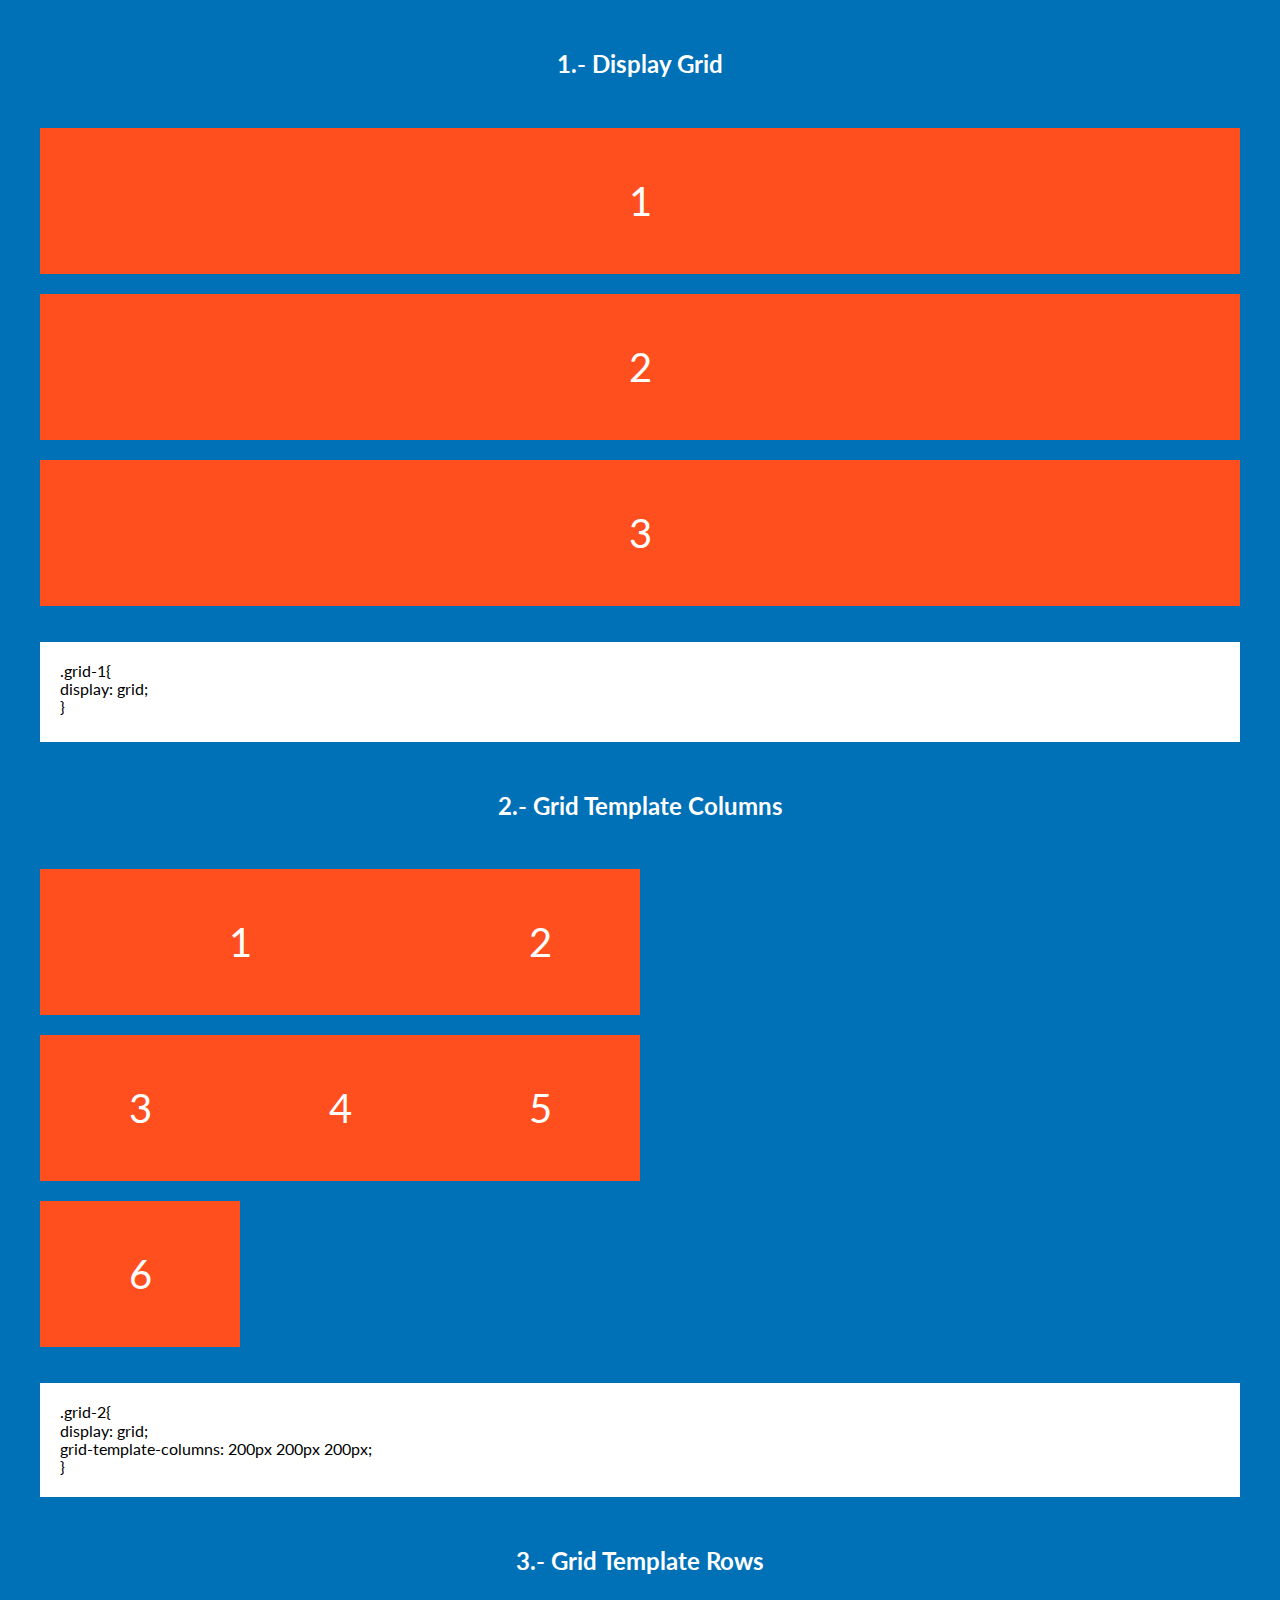
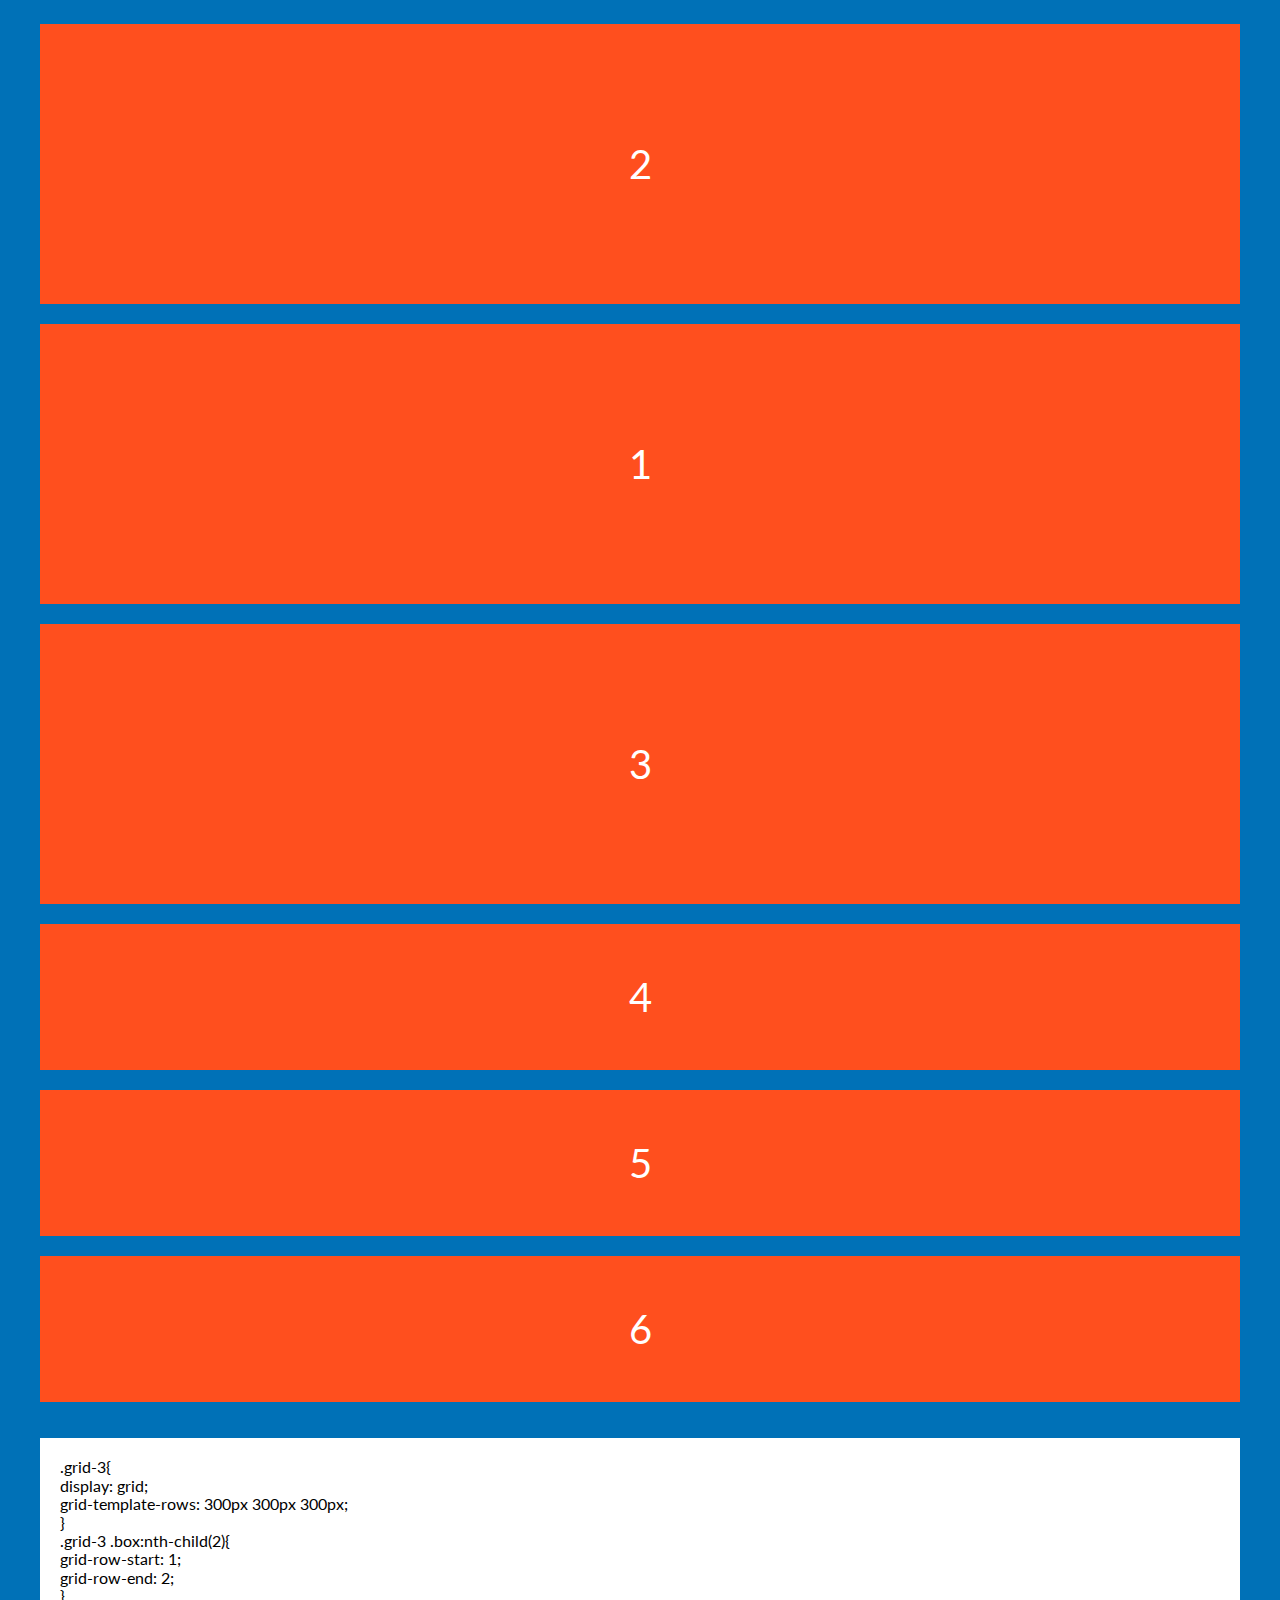
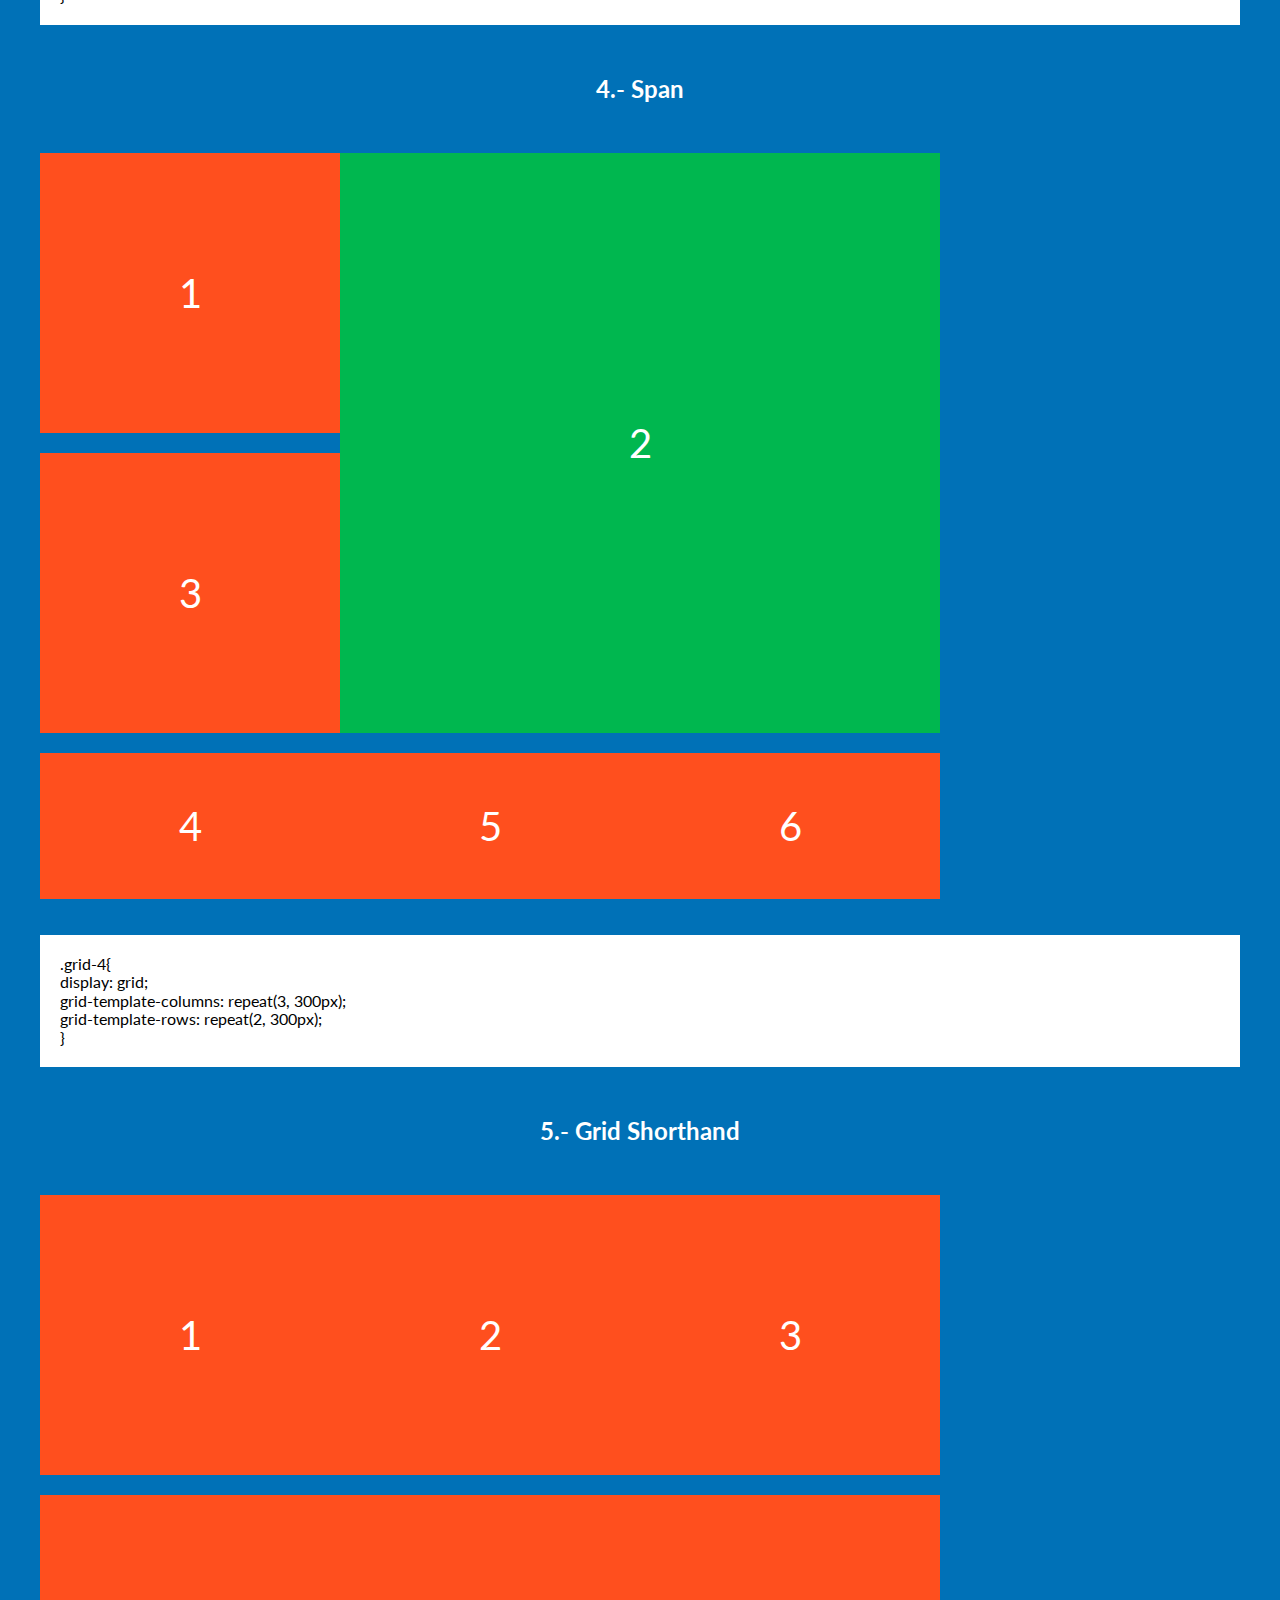
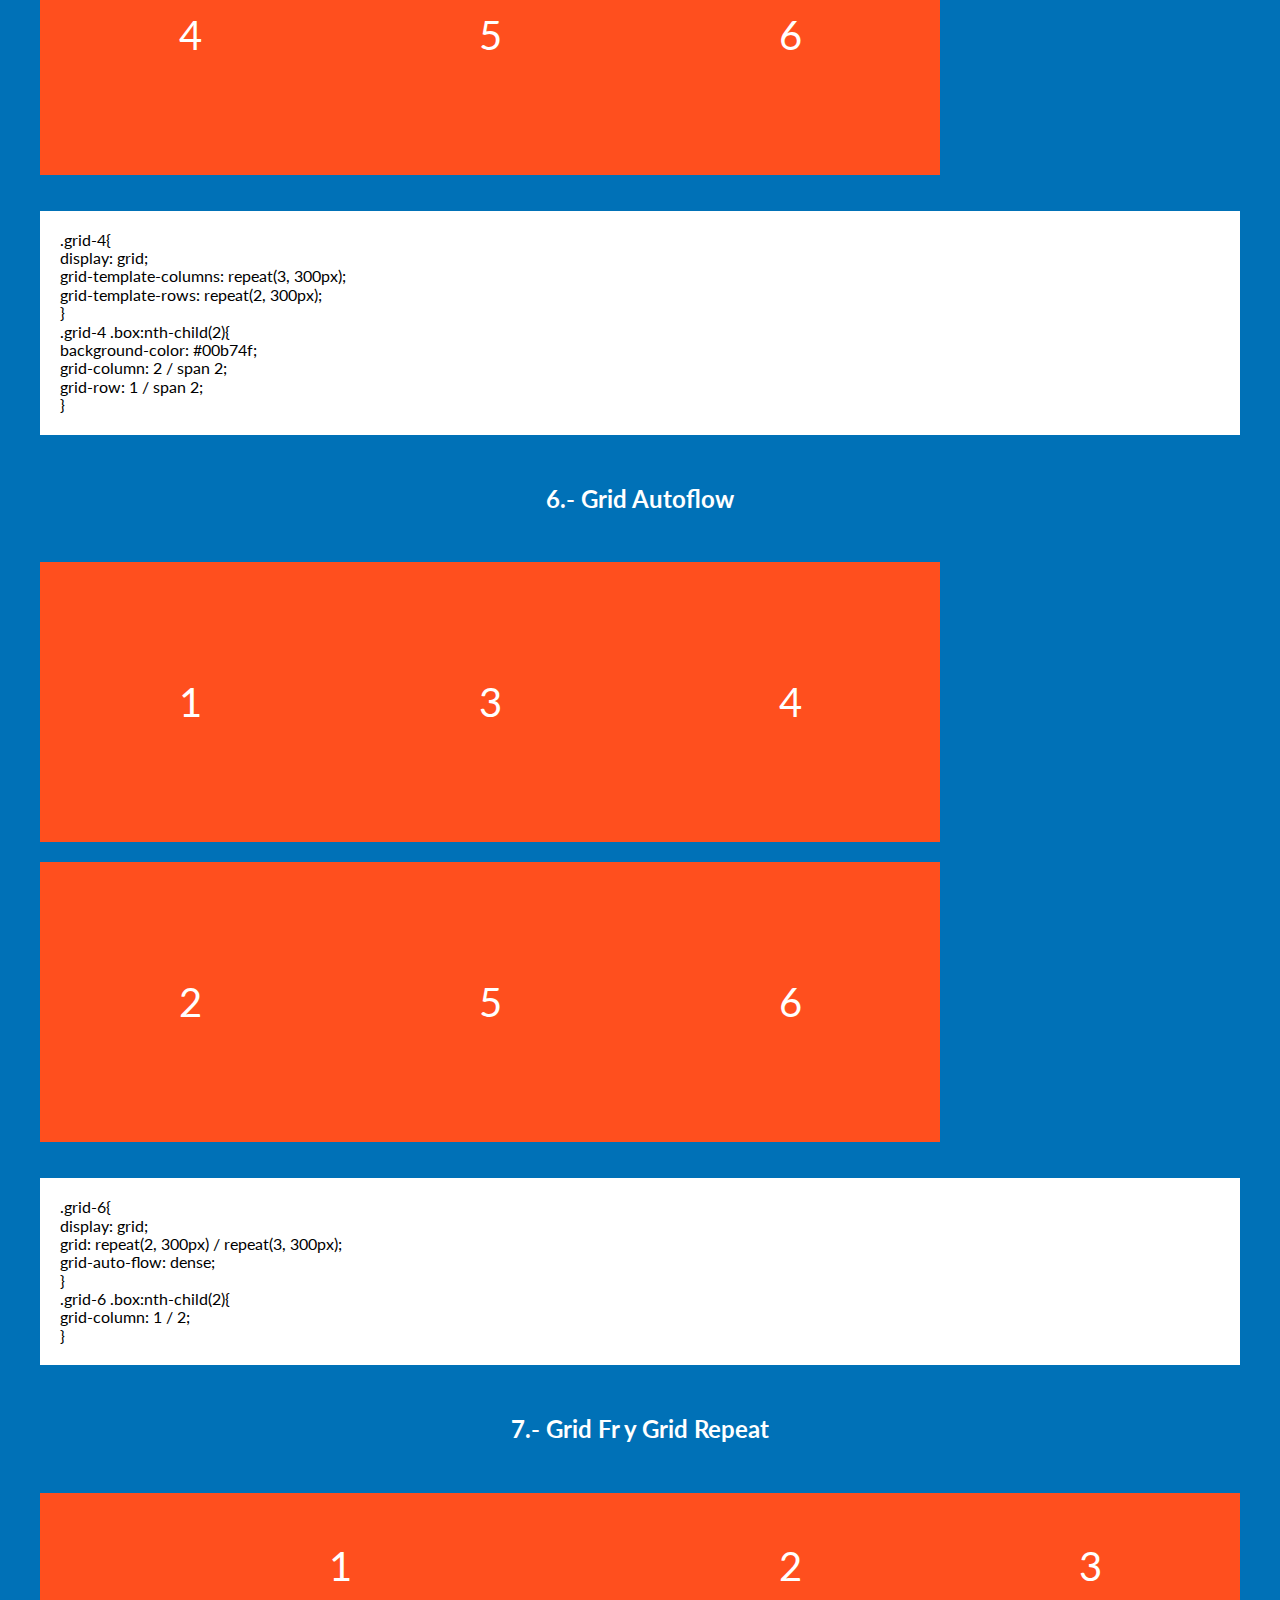
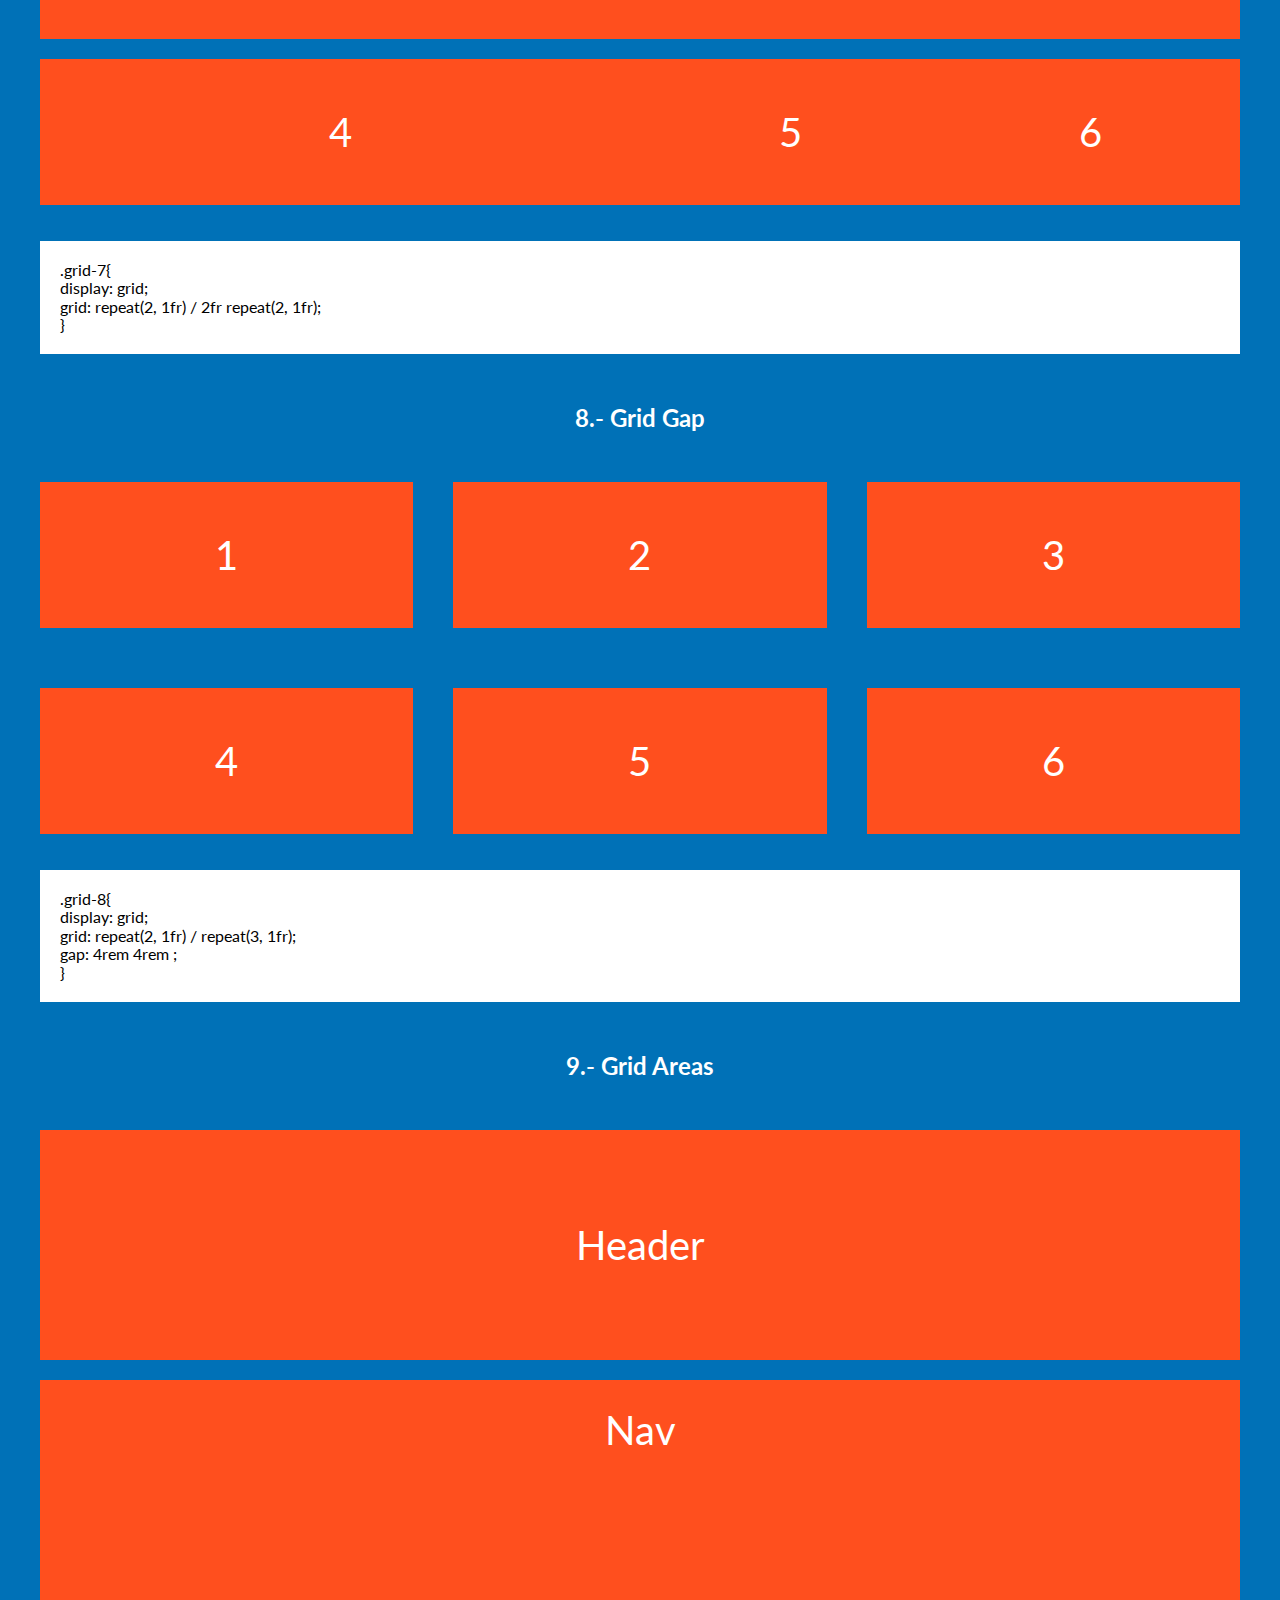
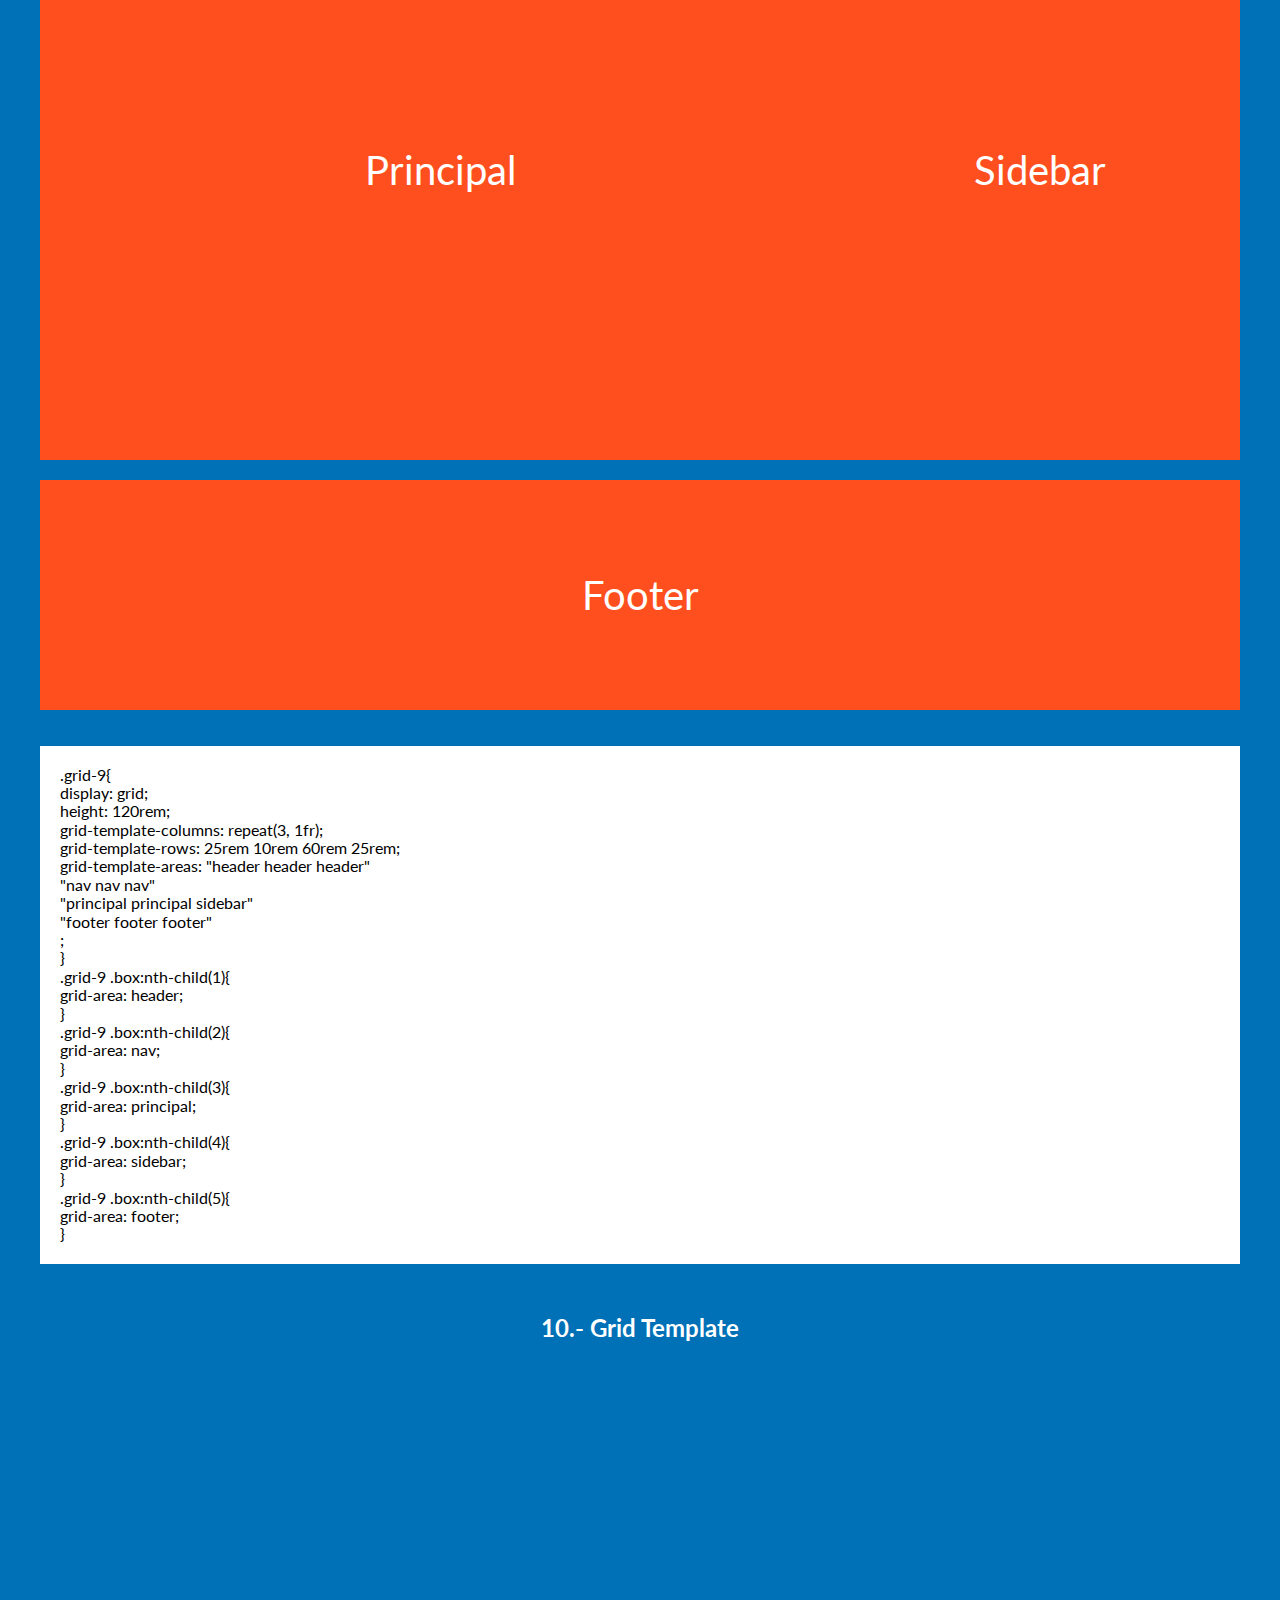
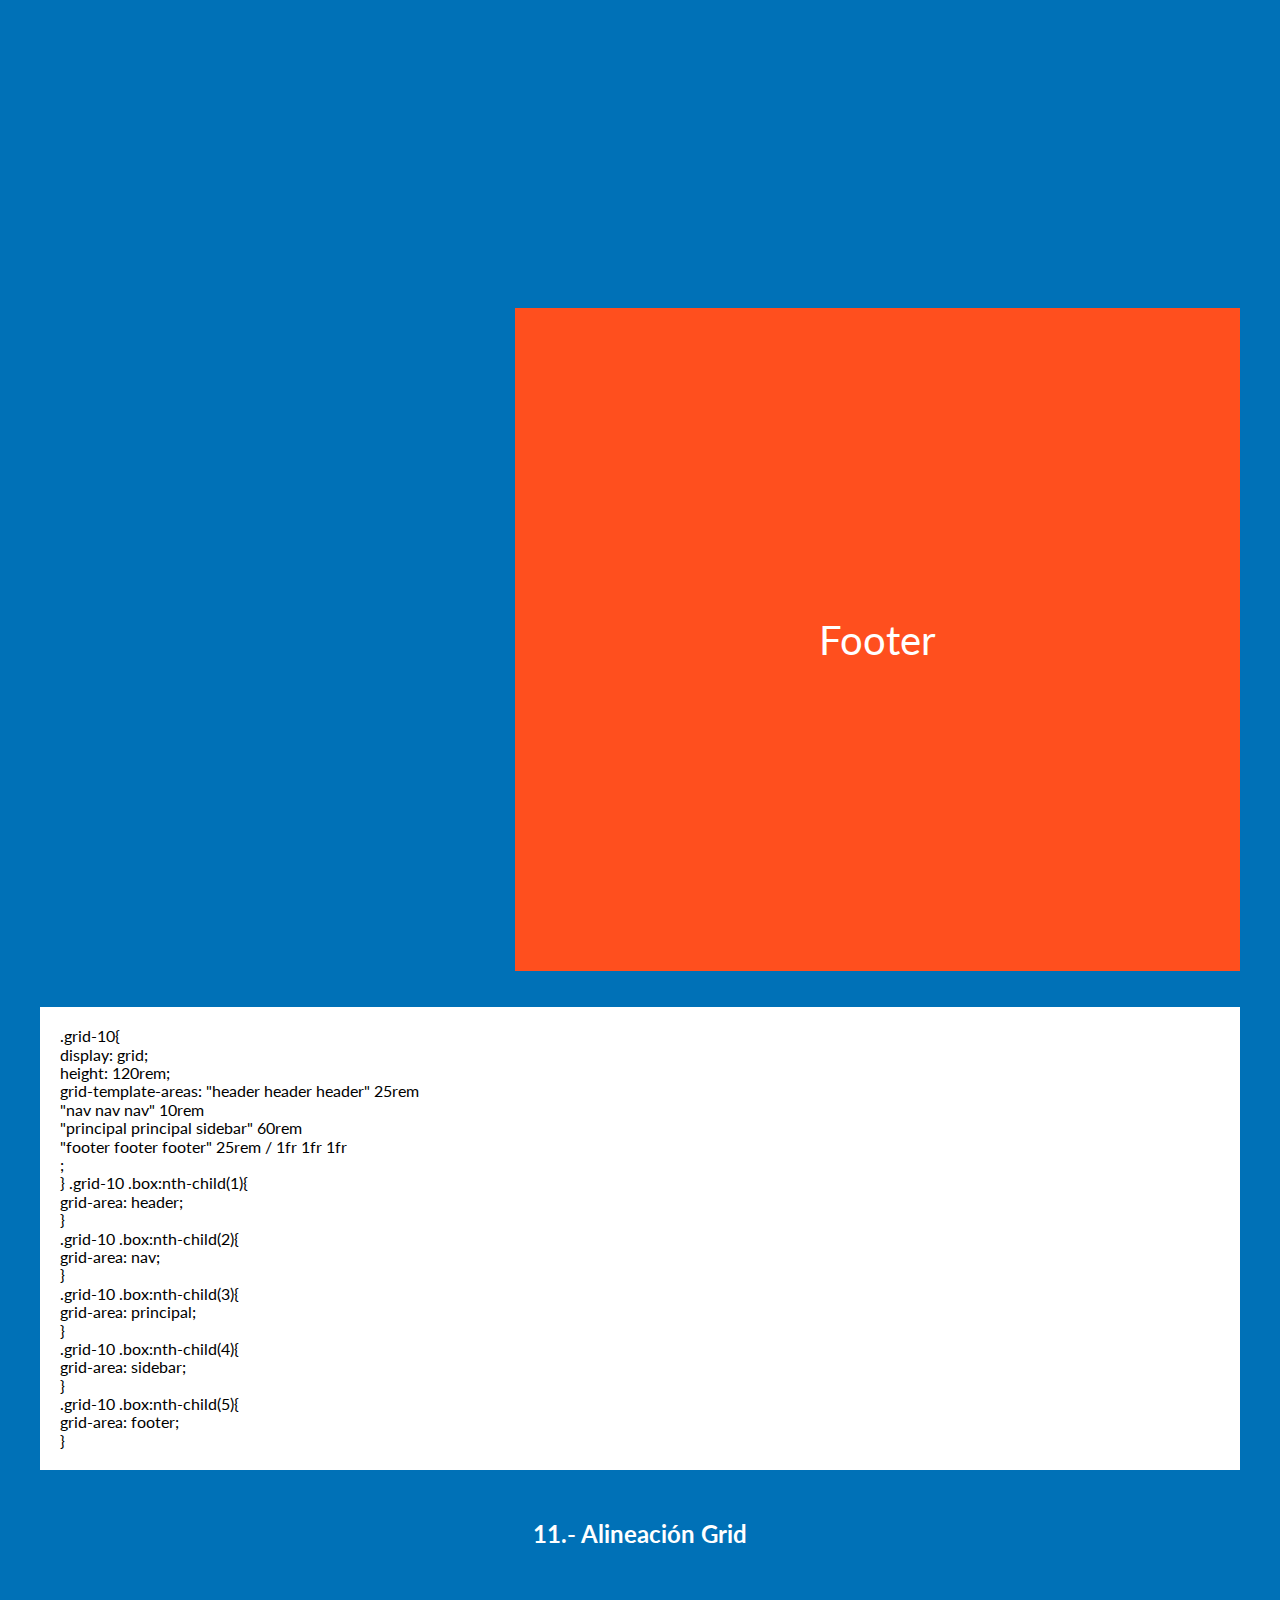
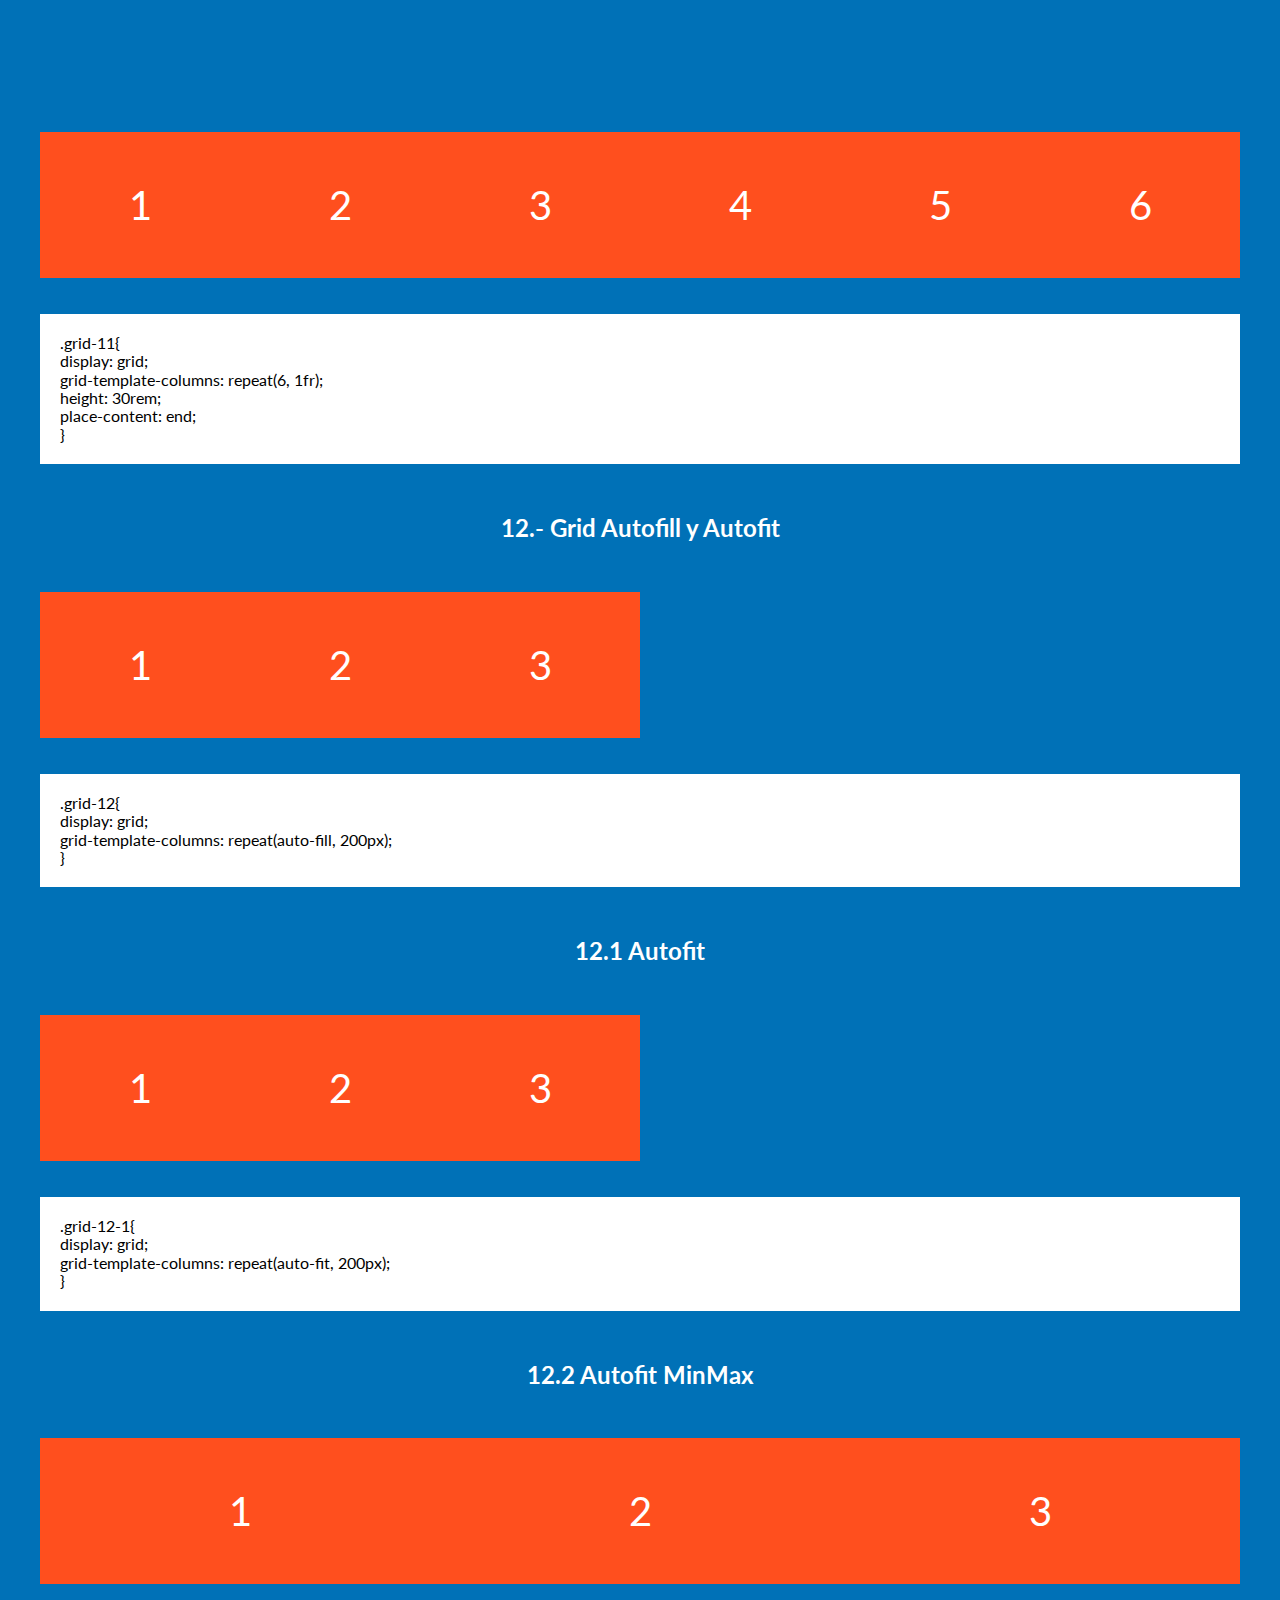
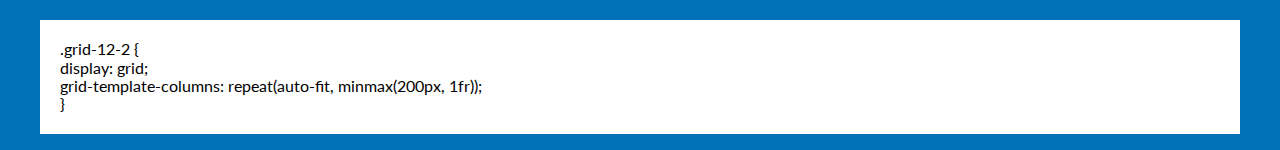
<file: Manuales/Grid 1.0/index.html>
<!DOCTYPE html>
<html lang="en">

<head>
    <meta charset="UTF-8">
    <meta http-equiv="X-UA-Compatible" content="IE=edge">
    <meta name="viewport" content="width=device-width, initial-scale=1.0">
    <title>CSS Grid - Básicos</title>
    <link rel="preconnect" href="https://fonts.googleapis.com">
    <link rel="preconnect" href="https://fonts.gstatic.com" crossorigin>
    <link href="https://fonts.googleapis.com/css2?family=Lato:wght@900&display=swap" rel="stylesheet">
    <link rel="stylesheet" href="css/normalize.css">
    <link rel="stylesheet" href="css/style.css">
</head>

<body>




    <div class="contenedor">

        <h2>1.- Display Grid</h2>

        <div class="grid-1">
            <div class="box">
                1
            </div>
            <div class="box">
                2
            </div>
            <div class="box">
                3
            </div>
        </div>

        <div class="texto">
            <p>.grid-1{</br>
                display: grid;</br>
                }
            </p>
        </div>

        <h2>2.- Grid Template Columns</h2>

        <div class="grid-2">
            <div class="box">
                1
            </div>
            <div class="box">
                2
            </div>
            <div class="box">
                3
            </div>
            <div class="box">
                4
            </div>
            <div class="box">
                5
            </div>
            <div class="box">
                6
            </div>
        </div>

        <div class="texto">
            <p>
                .grid-2{ </br>
                display: grid; </br>
                grid-template-columns: 200px 200px 200px; </br>
                }
            </p>
        </div>

        <h2>3.- Grid Template Rows</h2>

        <div class="grid-3">
            <div class="box">
                1
            </div>
            <div class="box">
                2
            </div>
            <div class="box">
                3
            </div>
            <div class="box">
                4
            </div>
            <div class="box">
                5
            </div>
            <div class="box">
                6
            </div>
        </div>

        <div class="texto">
            <p>
                .grid-3{</br>
                display: grid;</br>
                grid-template-rows: 300px 300px 300px;</br>
                }</br>

                .grid-3 .box:nth-child(2){</br>
                grid-row-start: 1;</br>
                grid-row-end: 2;</br>
                }
            </p>
        </div>

        <h2>4.- Span</h2>

        <div class="grid-4">
            <div class="box">
                1
            </div>
            <div class="box">
                2
            </div>
            <div class="box">
                3
            </div>
            <div class="box">
                4
            </div>
            <div class="box">
                5
            </div>
            <div class="box">
                6
            </div>
        </div>

        <div class="texto">
            <p>
                .grid-4{</br>
                display: grid;</br>
                grid-template-columns: repeat(3, 300px);</br>
                grid-template-rows: repeat(2, 300px);</br>
                }
            </p>
        </div>


        <h2>5.- Grid Shorthand</h2>

        <div class="grid-5">
            <div class="box">
                1
            </div>
            <div class="box">
                2
            </div>
            <div class="box">
                3
            </div>
            <div class="box">
                4
            </div>
            <div class="box">
                5
            </div>
            <div class="box">
                6
            </div>
        </div>

        <div class="texto">
            <p>
                .grid-4{</br>
                display: grid;</br>
                grid-template-columns: repeat(3, 300px);</br>
                grid-template-rows: repeat(2, 300px);</br>
                }</br>

                .grid-4 .box:nth-child(2){</br>
                background-color: #00b74f;</br>
                grid-column: 2 / span 2;</br>
                grid-row: 1 / span 2;</br>
                }
            </p>
        </div>

        <h2>6.- Grid Autoflow</h2>

        <div class="grid-6">
            <div class="box">
                1
            </div>
            <div class="box">
                2
            </div>
            <div class="box">
                3
            </div>
            <div class="box">
                4
            </div>
            <div class="box">
                5
            </div>
            <div class="box">
                6
            </div>
        </div>

        <div class="texto">
            <p>
                .grid-6{</br>
                display: grid;</br>
                grid: repeat(2, 300px) / repeat(3, 300px);</br>
                grid-auto-flow: dense;</br>
                }</br>


                .grid-6 .box:nth-child(2){</br>
                grid-column: 1 / 2;</br>

                }
            </p>
        </div>

        <h2>7.- Grid Fr y Grid Repeat</h2>

        <div class="grid-7">
            <div class="box">
                1
            </div>
            <div class="box">
                2
            </div>
            <div class="box">
                3
            </div>
            <div class="box">
                4
            </div>
            <div class="box">
                5
            </div>
            <div class="box">
                6
            </div>
        </div>

        <div class="texto">
            <p>
                .grid-7{</br>
                display: grid;</br>
                grid: repeat(2, 1fr) / 2fr repeat(2, 1fr);</br>
                }
            </p>
        </div>


        <h2>8.- Grid Gap</h2>

        <div class="grid-8">
            <div class="box">
                1
            </div>
            <div class="box">
                2
            </div>
            <div class="box">
                3
            </div>
            <div class="box">
                4
            </div>
            <div class="box">
                5
            </div>
            <div class="box">
                6
            </div>
        </div>

        <div class="texto">
            <p>
                .grid-8{</br>
                display: grid;</br>
                grid: repeat(2, 1fr) / repeat(3, 1fr);</br>
                gap: 4rem 4rem ;</br>
                }
            </p>
        </div>

        <h2>9.- Grid Areas</h2>

        <div class="grid-9">
            <div class="box">
                Header
            </div>
            <div class="box">
                Nav
            </div>
            <div class="box">
                Principal
            </div>
            <div class="box">
                Sidebar
            </div>
            <div class="box">
                Footer
            </div>
        </div>

        <div class="texto">
            <p>
                .grid-9{</br>
                display: grid;</br>
                height: 120rem;</br>

                grid-template-columns: repeat(3, 1fr);</br>
                grid-template-rows: 25rem 10rem 60rem 25rem;</br>
                grid-template-areas: "header header header"</br>
                "nav nav nav"</br>
                "principal principal sidebar"</br>
                "footer footer footer"</br>
                ;</br>
                }</br>


                .grid-9 .box:nth-child(1){</br>
                grid-area: header;</br>
                }</br>

                .grid-9 .box:nth-child(2){</br>
                grid-area: nav;</br>
                }</br>

                .grid-9 .box:nth-child(3){</br>
                grid-area: principal;</br>
                }</br>

                .grid-9 .box:nth-child(4){</br>
                grid-area: sidebar;</br>
                }</br>

                .grid-9 .box:nth-child(5){</br>
                grid-area: footer;</br>
                }</br>
            </p>
        </div>


        <h2>10.- Grid Template</h2>

        <div class="grid-10">
            <div class="box">
                Header
            </div>
            <div class="box">
                Nav
            </div>
            <div class="box">
                Principal
            </div>
            <div class="box">
                Sidebar
            </div>
            <div class="box">
                Footer
            </div>
        </div>


        <div class="texto">
            <p>
                .grid-10{</br>
                display: grid;</br>
                height: 120rem;</br>

                grid-template-areas: "header header header" 25rem</br>
                "nav nav nav" 10rem</br>
                "principal principal sidebar" 60rem</br>
                "footer footer footer" 25rem / 1fr 1fr 1fr</br>
                ;</br>
                }


                .grid-10 .box:nth-child(1){</br>
                grid-area: header;</br>
                }</br>

                .grid-10 .box:nth-child(2){</br>
                grid-area: nav;</br>
                }</br>

                .grid-10 .box:nth-child(3){</br>
                grid-area: principal;</br>
                }</br>

                .grid-10 .box:nth-child(4){</br>
                grid-area: sidebar;</br>
                }</br>

                .grid-10 .box:nth-child(5){</br>
                grid-area: footer;</br>
                }</br>
            </p>
        </div>


        <h2>11.- Alineación Grid </h2>

        <div class="grid-11">
            <div class="box">
                1
            </div>
            <div class="box">
                2
            </div>
            <div class="box">
                3
            </div>
            <div class="box">
                4
            </div>
            <div class="box">
                5
            </div>
            <div class="box">
                6
            </div>
        </div>


        <div class="texto">
            <p>
                .grid-11{</br>
                display: grid;</br>
                grid-template-columns: repeat(6, 1fr);</br>
                height: 30rem;</br>
                place-content: end;</br>
                }
            </p>
        </div>




        <h2>12.- Grid Autofill y Autofit</h2>

        <div class="grid-12">
            <div class="box">
                1
            </div>
            <div class="box">
                2
            </div>
            <div class="box">
                3
            </div>
        </div>

        <div class="texto">
            <p>
                .grid-12{</br>
                display: grid;</br>
                grid-template-columns: repeat(auto-fill, 200px);</br>
                }
            </p>
        </div>

        <h2>12.1 Autofit</h2>

        <div class="grid-12-1">
            <div class="box">
                1
            </div>
            <div class="box">
                2
            </div>
            <div class="box">
                3
            </div>
        </div>
    

        <div class="texto">
            <p>
                .grid-12-1{</br>
                display: grid;</br>
                grid-template-columns: repeat(auto-fit, 200px);</br>
                }
            </p>
        </div>


        <h2>12.2 Autofit MinMax</h2>

        <div class="grid-12-2">
            <div class="box">
                1
            </div>
            <div class="box">
                2
            </div>
            <div class="box">
                3
            </div>
        </div>

        <div class="texto">
            <p>
                .grid-12-2 {</br>
                display: grid;</br>
                grid-template-columns: repeat(auto-fit, minmax(200px, 1fr));</br>
                }</br>
            </p>
        </div>
    </div>

</body>

</html>
</file>
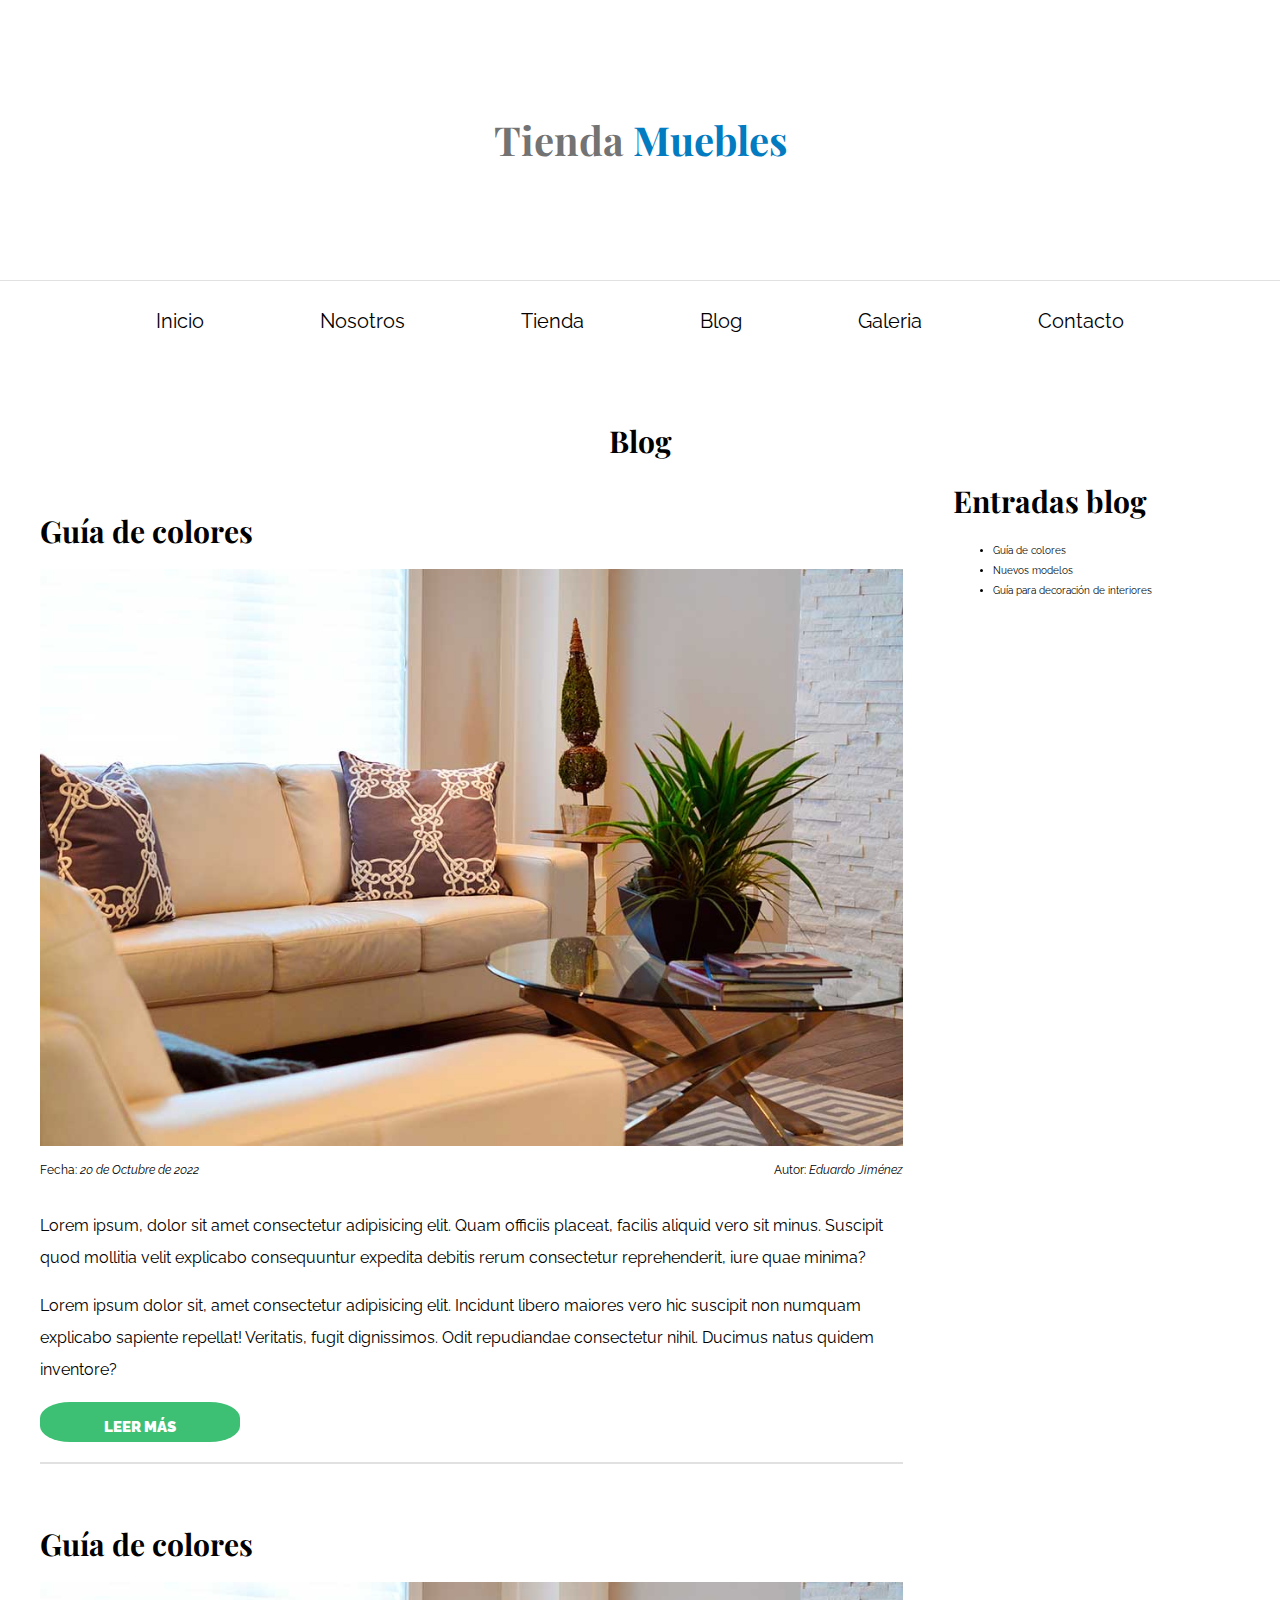
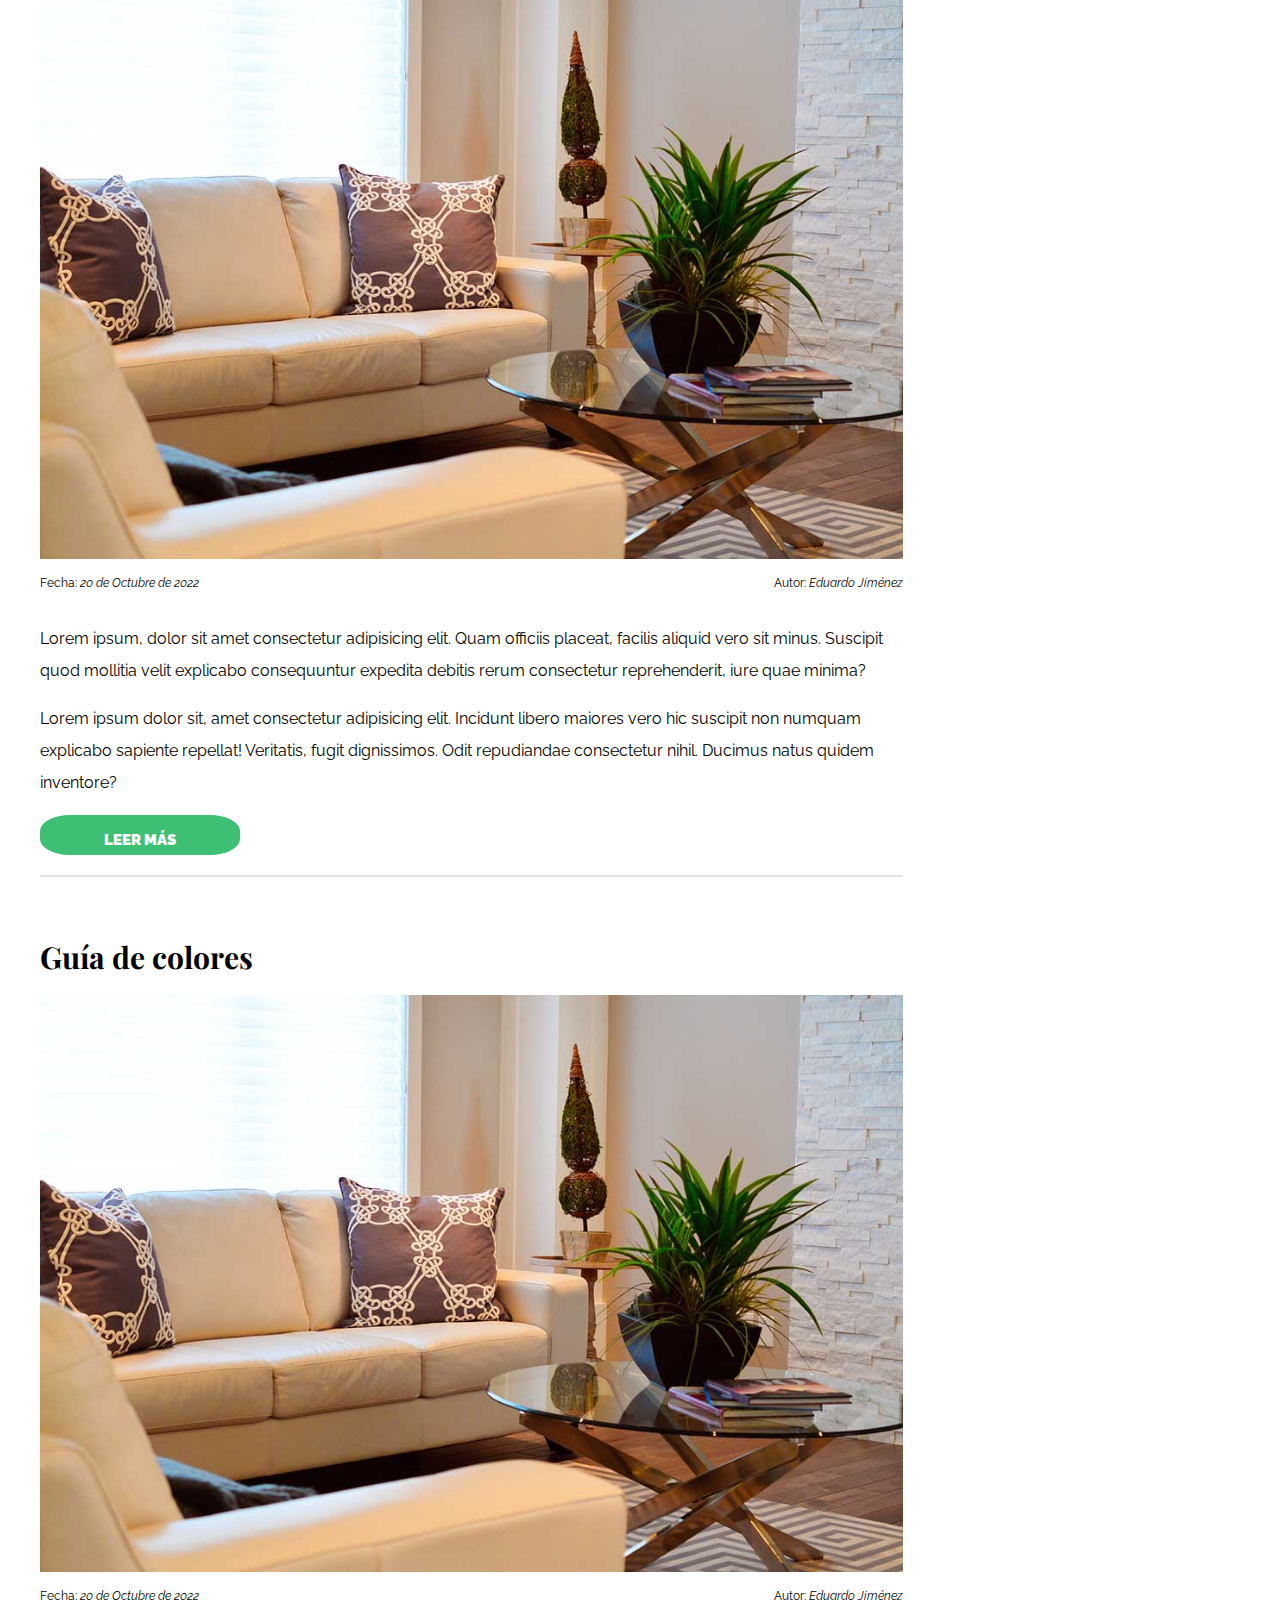
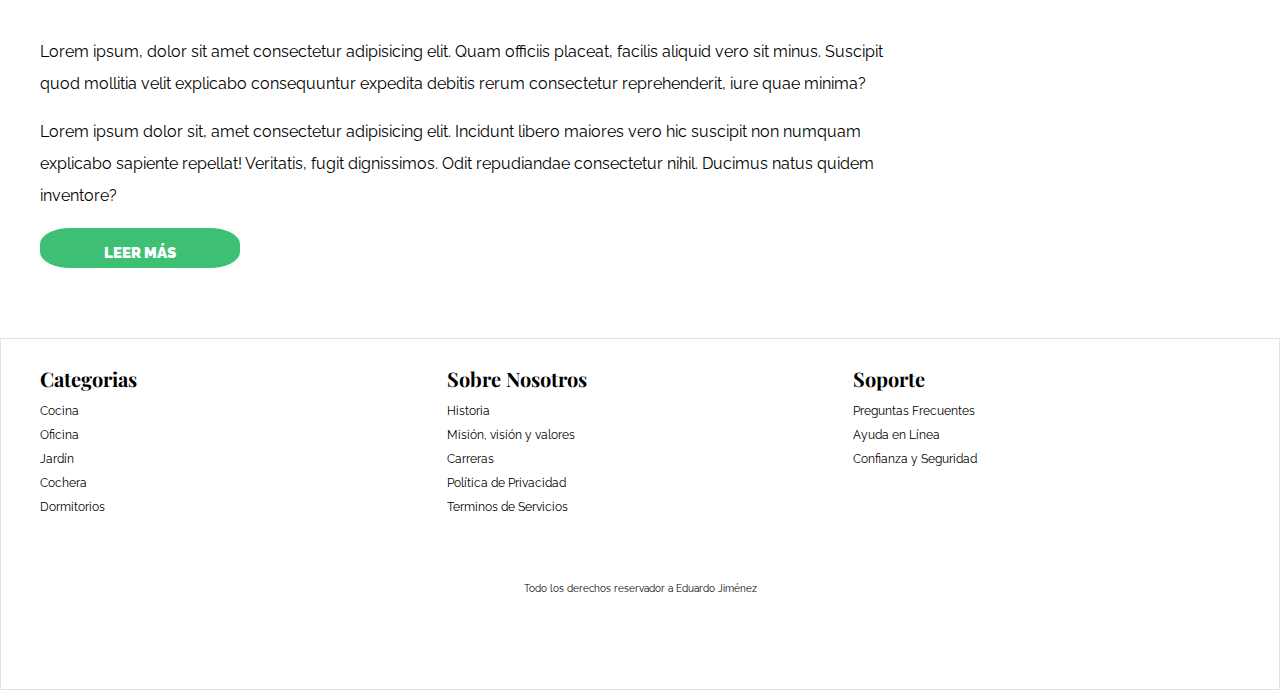
<file: Diseños CSS/Ecommerce muebles 1.0/blog.html>
<!DOCTYPE html>
<html lang="en">
<head>
    <meta charset="UTF-8">
    <meta http-equiv="X-UA-Compatible" content="IE=edge">
    <meta name="viewport" content="width=device-width, initial-scale=1.0">
    <title>Ecommerce</title>
    <link rel="stylesheet" href="./css/normalizacion.css" type="text/css">
    <link rel="preconnect" href="https://fonts.googleapis.com">
    <link rel="preconnect" href="https://fonts.gstatic.com" crossorigin>
    <link href="https://fonts.googleapis.com/css2?family=Playfair+Display:wght@700&family=Raleway:wght@400;700;900&display=swap" rel="stylesheet">
    <link rel="stylesheet" href="./css/app.css" type="text/css">
</head>
<body>
    <header class="nombre-sitio">
        <h1>Tienda <span>Muebles</span></h1>
    </header>

    <div class="contenedor-navegacion">
        <nav class="nav-principal contenedor">
            <a href="./index.html">Inicio</a>
            <a href="./nosotros.html">Nosotros</a>
            <a href="./tienda.html">Tienda</a>
            <a href="./blog.html">Blog</a>
            <a href="./galeria.html">Galeria</a>
            <a href="./contacto.html">Contacto</a>
        </nav>
    </div>



    <main class="contenido-principal contenedor">
        <h2 class="text-center ">Blog</h2>

        <section class="contenedor-blog">
            
            <div class="blog">
                <article class="entrada">
                    <h2>Guía de colores</h2>
                    <div class="imagen">
                        <img src="./img/nosotros.jpg" alt="Imagen colores">
                    </div>

                    <div class="entrada-meta">
                        <p>Fecha: <span>20 de Octubre de 2022</span></p>
                        <p>Autor: <span>Eduardo Jiménez</span></p>
                    </div>

                    <div class="entrada-blog">
                        <p>Lorem ipsum, dolor sit amet consectetur adipisicing elit. Quam officiis placeat, facilis aliquid vero sit minus. Suscipit quod mollitia velit explicabo consequuntur expedita debitis rerum consectetur reprehenderit, iure quae minima?</p>
                        <p>Lorem ipsum dolor sit, amet consectetur adipisicing elit. Incidunt libero maiores vero hic suscipit non numquam explicabo sapiente repellat! Veritatis, fugit dignissimos. Odit repudiandae consectetur nihil. Ducimus natus quidem inventore?</p>
                    </div>
                    <a href="./entrada.html" class="btn">Leer Más</a>
                </article>
                <article class="entrada">
                    <h2>Guía de colores</h2>
                    <div class="imagen">
                        <img src="./img/nosotros.jpg" alt="Imagen colores">
                    </div>

                    <div class="entrada-meta">
                        <p>Fecha: <span>20 de Octubre de 2022</span></p>
                        <p>Autor: <span>Eduardo Jiménez</span></p>
                    </div>

                    <div class="entrada-blog">
                        <p>Lorem ipsum, dolor sit amet consectetur adipisicing elit. Quam officiis placeat, facilis aliquid vero sit minus. Suscipit quod mollitia velit explicabo consequuntur expedita debitis rerum consectetur reprehenderit, iure quae minima?</p>
                        <p>Lorem ipsum dolor sit, amet consectetur adipisicing elit. Incidunt libero maiores vero hic suscipit non numquam explicabo sapiente repellat! Veritatis, fugit dignissimos. Odit repudiandae consectetur nihil. Ducimus natus quidem inventore?</p>
                    </div>
                    <a href="./entrada.html" class="btn">Leer Más</a>
                </article>
                <article class="entrada">
                    <h2>Guía de colores</h2>
                    <div class="imagen">
                        <img src="./img/nosotros.jpg" alt="Imagen colores">
                    </div>

                    <div class="entrada-meta">
                        <p>Fecha: <span>20 de Octubre de 2022</span></p>
                        <p>Autor: <span>Eduardo Jiménez</span></p>
                    </div>

                    <div class="entrada-blog">
                        <p>Lorem ipsum, dolor sit amet consectetur adipisicing elit. Quam officiis placeat, facilis aliquid vero sit minus. Suscipit quod mollitia velit explicabo consequuntur expedita debitis rerum consectetur reprehenderit, iure quae minima?</p>
                        <p>Lorem ipsum dolor sit, amet consectetur adipisicing elit. Incidunt libero maiores vero hic suscipit non numquam explicabo sapiente repellat! Veritatis, fugit dignissimos. Odit repudiandae consectetur nihil. Ducimus natus quidem inventore?</p>
                    </div>
                    <a href="./entrada.html" class="btn">Leer Más</a>
                </article>
            </div>

            <aside>
                <h3>Entradas blog</h3>
                <ul>
                    <li><a href="./blog.html">Guía de colores</a></li>
                    <li><a href="./blog.html">Nuevos modelos</a></li>
                    <li><a href="./blog.html">Guía para decoración de interiores</a></li>
                </ul>
            </aside>

        </section>

        
    </main>

 
    <footer  class="site-footer"> 
        <div class="grid-footer contenedor">
            <div>
                <h3>Categorias</h3>
                <nav class="footer-menu">
                    <a href="#">Cocina</a>
                    <a href="#">Oficina</a>
                    <a href="#">Jardín</a>
                    <a href="#">Cochera</a>
                    <a href="#">Dormitorios</a>
                </nav>
            </div>
            <div>
                <h3>Sobre Nosotros</h3>
                <nav class="footer-menu">
                    <a href="#">Historia</a>
                    <a href="#">Misión, visión y valores</a>
                    <a href="#">Carreras</a>
                    <a href="#">Política de Privacidad</a>
                    <a href="#">Terminos de Servicios</a>
                </nav>
            </div>
            <div>
                <h3>Soporte</h3>
                <nav class="footer-menu">
                    <a href="#">Preguntas Frecuentes</a>
                    <a href="#">Ayuda en Línea</a>
                    <a href="#">Confianza y Seguridad</a>
                </nav>
            </div>
        </div>
        <p class="copyright">Todo los derechos reservador a Eduardo Jiménez</p>
    </footer>

</body>
</html>
</file>
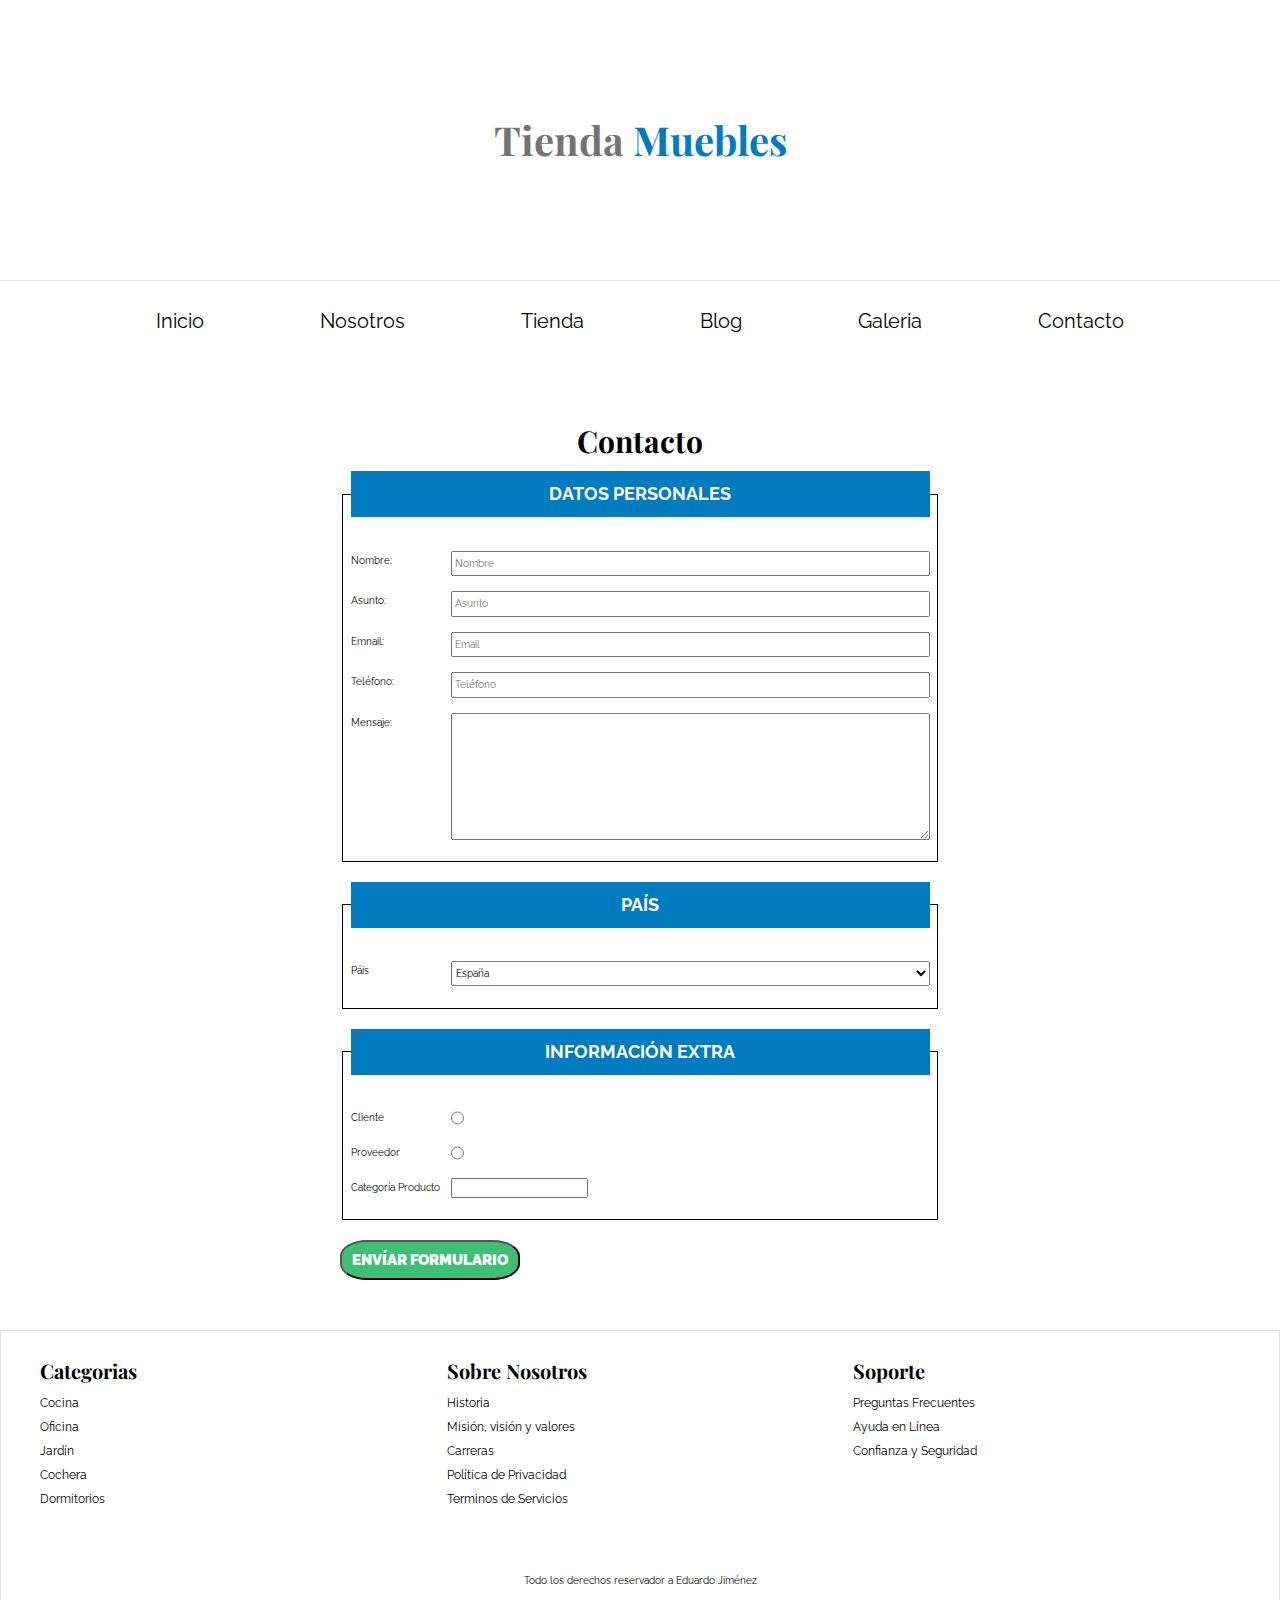
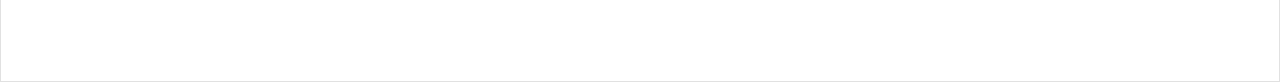
<file: Diseños CSS/Ecommerce muebles 1.0/contacto.html>
<!DOCTYPE html>
<html lang="en">
<head>
    <meta charset="UTF-8">
    <meta http-equiv="X-UA-Compatible" content="IE=edge">
    <meta name="viewport" content="width=device-width, initial-scale=1.0">
    <title>Contacto</title>
    <link rel="stylesheet" href="./css/normalizacion.css" type="text/css">
    <link rel="preconnect" href="https://fonts.googleapis.com">
    <link rel="preconnect" href="https://fonts.gstatic.com" crossorigin>
    <link href="https://fonts.googleapis.com/css2?family=Playfair+Display:wght@700&family=Raleway:wght@400;700;900&display=swap" rel="stylesheet">
    <link rel="stylesheet" href="./css/app.css" type="text/css">
</head>
<body>
    <header class="nombre-sitio">
        <h1>Tienda <span>Muebles</span></h1>
    </header>

    <div class="contenedor-navegacion">
        <nav class="nav-principal contenedor">
            <a href="./index.html">Inicio</a>
            <a href="./nosotros.html">Nosotros</a>
            <a href="./tienda.html">Tienda</a>
            <a href="./blog.html">Blog</a>
            <a href="./galeria.html">Galeria</a>
            <a href="./contacto.html">Contacto</a>
        </nav>
    </div>

    <main class="contenido-principal contenedor">
        <h2 class="text-center ">Contacto</h2>

       <form class="formulario">
            <fieldset>
                <legend>Datos Personales</legend>
                <div class="campo">
                    <label for="nombre">Nombre: </label>
                    <input id="nombre" type="text" placeholder="Nombre" required/>
                </div>

                <div class="campo">
                    <label for="asunto">Asunto: </label>
                    <input id="asunto" type="text" placeholder="Asunto" required/>
                </div>

                <div class="campo">
                    <label for="email">Emnail: </label>
                    <input id="email" type="email" placeholder="Email" required/>
                </div>

                <div class="campo">
                    <label for="tel">Teléfono: </label>
                    <input id="tel" type="tel" placeholder="Teléfono" required/>
                </div>

                <div class="campo">
                    <label for="mensaje">Mensaje: </label>
                    <textarea rows="10" id="mensaje"></textarea>
                </div>
            </fieldset>

            <fieldset>
                <legend>País</legend>
                <div class="campo">
                    <label for="pais">Páis</label>
                    <select id="pais">
                        <option disabled>-- Seleccione --</option>
                        <option value="ES" selected>España</option>
                        <option value="FR">Francia</option>
                        <option value="PT">Portugal</option>
                        <option value="GER">Alemania</option>
                        <option value="ITA">Italia</option>
                    </select>
                </div>
            </fieldset>

            <fieldset>
                <legend>Información extra</legend>
                <div class="campo">
                    <label for="cliente">Cliente</label>
                    <input type="radio" name="info" id="cliente" value="cliente">
                </div>

                <div class="campo">
                    <label for="proveedor">Proveedor</label>
                    <input type="radio" name="info" id="proveedor" value¨="proveedor">
                </div>

                <div class="campo">
                    <label for="categoria">Categoría Producto</label>
                    <input list="categorias" name="categorias">
                    <datalist id="categorias">
                        <option value="Cocina">
                        <option value="Salón">
                        <option value="Habitación">
                        <option value="Exterior">
                        <option value="Piscina">
                    </datalist>
                </div>
            </fieldset>
          
            <input type="submit" value="Envíar Formulario" class="btn">
       </form>
    </main>

 
    <footer  class="site-footer"> 
        <div class="grid-footer contenedor">
            <div>
                <h3>Categorias</h3>
                <nav class="footer-menu">
                    <a href="#">Cocina</a>
                    <a href="#">Oficina</a>
                    <a href="#">Jardín</a>
                    <a href="#">Cochera</a>
                    <a href="#">Dormitorios</a>
                </nav>
            </div>
            <div>
                <h3>Sobre Nosotros</h3>
                <nav class="footer-menu">
                    <a href="#">Historia</a>
                    <a href="#">Misión, visión y valores</a>
                    <a href="#">Carreras</a>
                    <a href="#">Política de Privacidad</a>
                    <a href="#">Terminos de Servicios</a>
                </nav>
            </div>
            <div>
                <h3>Soporte</h3>
                <nav class="footer-menu">
                    <a href="#">Preguntas Frecuentes</a>
                    <a href="#">Ayuda en Línea</a>
                    <a href="#">Confianza y Seguridad</a>
                </nav>
            </div>
        </div>
        <p class="copyright">Todo los derechos reservador a Eduardo Jiménez</p>
    </footer>

</body>
</html>
</file>
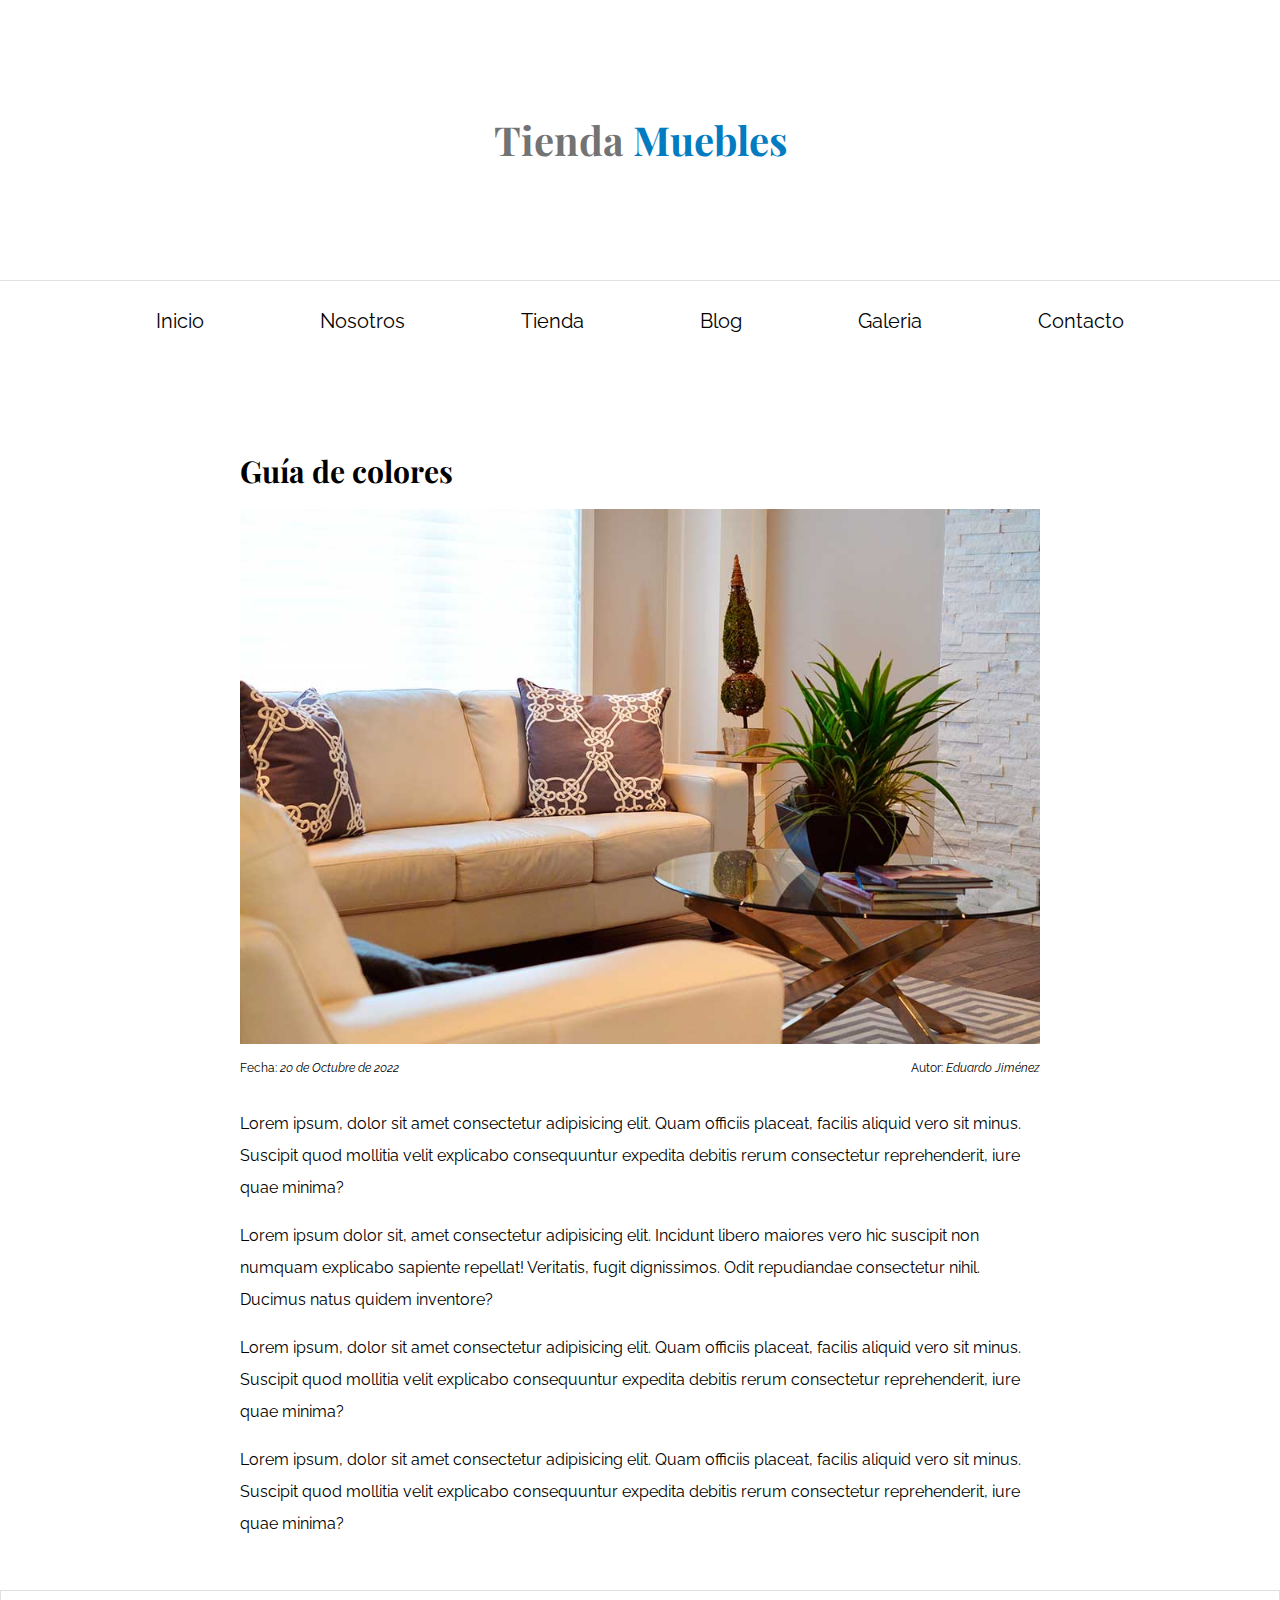
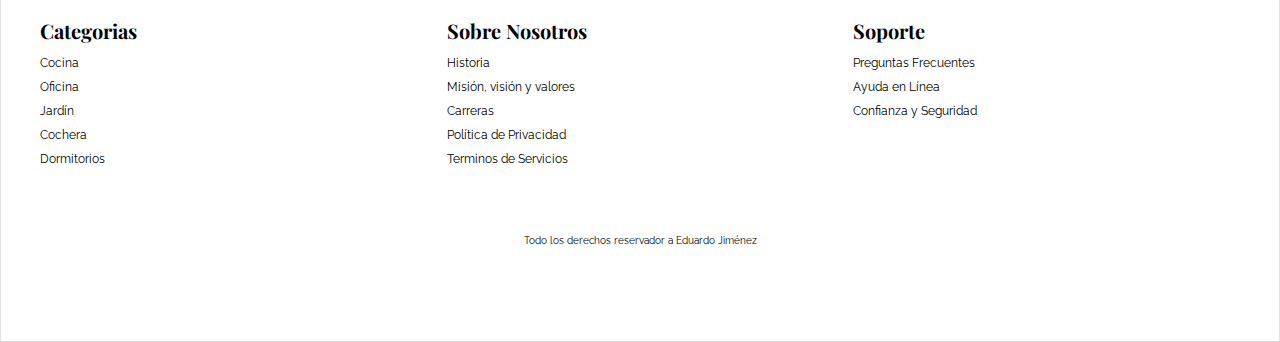
<file: Diseños CSS/Ecommerce muebles 1.0/entrada.html>
<!DOCTYPE html>
<html lang="en">
<head>
    <meta charset="UTF-8">
    <meta http-equiv="X-UA-Compatible" content="IE=edge">
    <meta name="viewport" content="width=device-width, initial-scale=1.0">
    <title>Entrada - Ecommerce</title>
    <link rel="stylesheet" href="./css/normalizacion.css" type="text/css">
    <link rel="preconnect" href="https://fonts.googleapis.com">
    <link rel="preconnect" href="https://fonts.gstatic.com" crossorigin>
    <link href="https://fonts.googleapis.com/css2?family=Playfair+Display:wght@700&family=Raleway:wght@400;700;900&display=swap" rel="stylesheet">
    <link rel="stylesheet" href="./css/app.css" type="text/css">
</head>
<body>
    <header class="nombre-sitio">
        <h1>Tienda <span>Muebles</span></h1>
    </header>

    <div class="contenedor-navegacion">
        <nav class="nav-principal contenedor">
            <a href="./index.html">Inicio</a>
            <a href="./nosotros.html">Nosotros</a>
            <a href="./tienda.html">Tienda</a>
            <a href="./blog.html">Blog</a>
            <a href="./galeria.html">Galeria</a>
            <a href="./contacto.html">Contacto</a>
        </nav>
    </div>



    <main class="contenido-principal contenedor">
        <article class="entrada contenedor-entrada">
            <h2>Guía de colores</h2>
            <div class="imagen">
                <img src="./img/nosotros.jpg" alt="Imagen colores">
            </div>

            <div class="entrada-meta">
                <p>Fecha: <span>20 de Octubre de 2022</span></p>
                <p>Autor: <span>Eduardo Jiménez</span></p>
            </div>

            <div class="entrada-blog">
                <p>Lorem ipsum, dolor sit amet consectetur adipisicing elit. Quam officiis placeat, facilis aliquid vero sit minus. Suscipit quod mollitia velit explicabo consequuntur expedita debitis rerum consectetur reprehenderit, iure quae minima?</p>
                <p>Lorem ipsum dolor sit, amet consectetur adipisicing elit. Incidunt libero maiores vero hic suscipit non numquam explicabo sapiente repellat! Veritatis, fugit dignissimos. Odit repudiandae consectetur nihil. Ducimus natus quidem inventore?</p>
                <p>Lorem ipsum, dolor sit amet consectetur adipisicing elit. Quam officiis placeat, facilis aliquid vero sit minus. Suscipit quod mollitia velit explicabo consequuntur expedita debitis rerum consectetur reprehenderit, iure quae minima?</p>
                <p>Lorem ipsum, dolor sit amet consectetur adipisicing elit. Quam officiis placeat, facilis aliquid vero sit minus. Suscipit quod mollitia velit explicabo consequuntur expedita debitis rerum consectetur reprehenderit, iure quae minima?</p>
            </div>
        </article>
        </section>
    </main>

 
    <footer  class="site-footer"> 
        <div class="grid-footer contenedor">
            <div>
                <h3>Categorias</h3>
                <nav class="footer-menu">
                    <a href="#">Cocina</a>
                    <a href="#">Oficina</a>
                    <a href="#">Jardín</a>
                    <a href="#">Cochera</a>
                    <a href="#">Dormitorios</a>
                </nav>
            </div>
            <div>
                <h3>Sobre Nosotros</h3>
                <nav class="footer-menu">
                    <a href="#">Historia</a>
                    <a href="#">Misión, visión y valores</a>
                    <a href="#">Carreras</a>
                    <a href="#">Política de Privacidad</a>
                    <a href="#">Terminos de Servicios</a>
                </nav>
            </div>
            <div>
                <h3>Soporte</h3>
                <nav class="footer-menu">
                    <a href="#">Preguntas Frecuentes</a>
                    <a href="#">Ayuda en Línea</a>
                    <a href="#">Confianza y Seguridad</a>
                </nav>
            </div>
        </div>
        <p class="copyright">Todo los derechos reservador a Eduardo Jiménez</p>
    </footer>

</body>
</html>
</file>
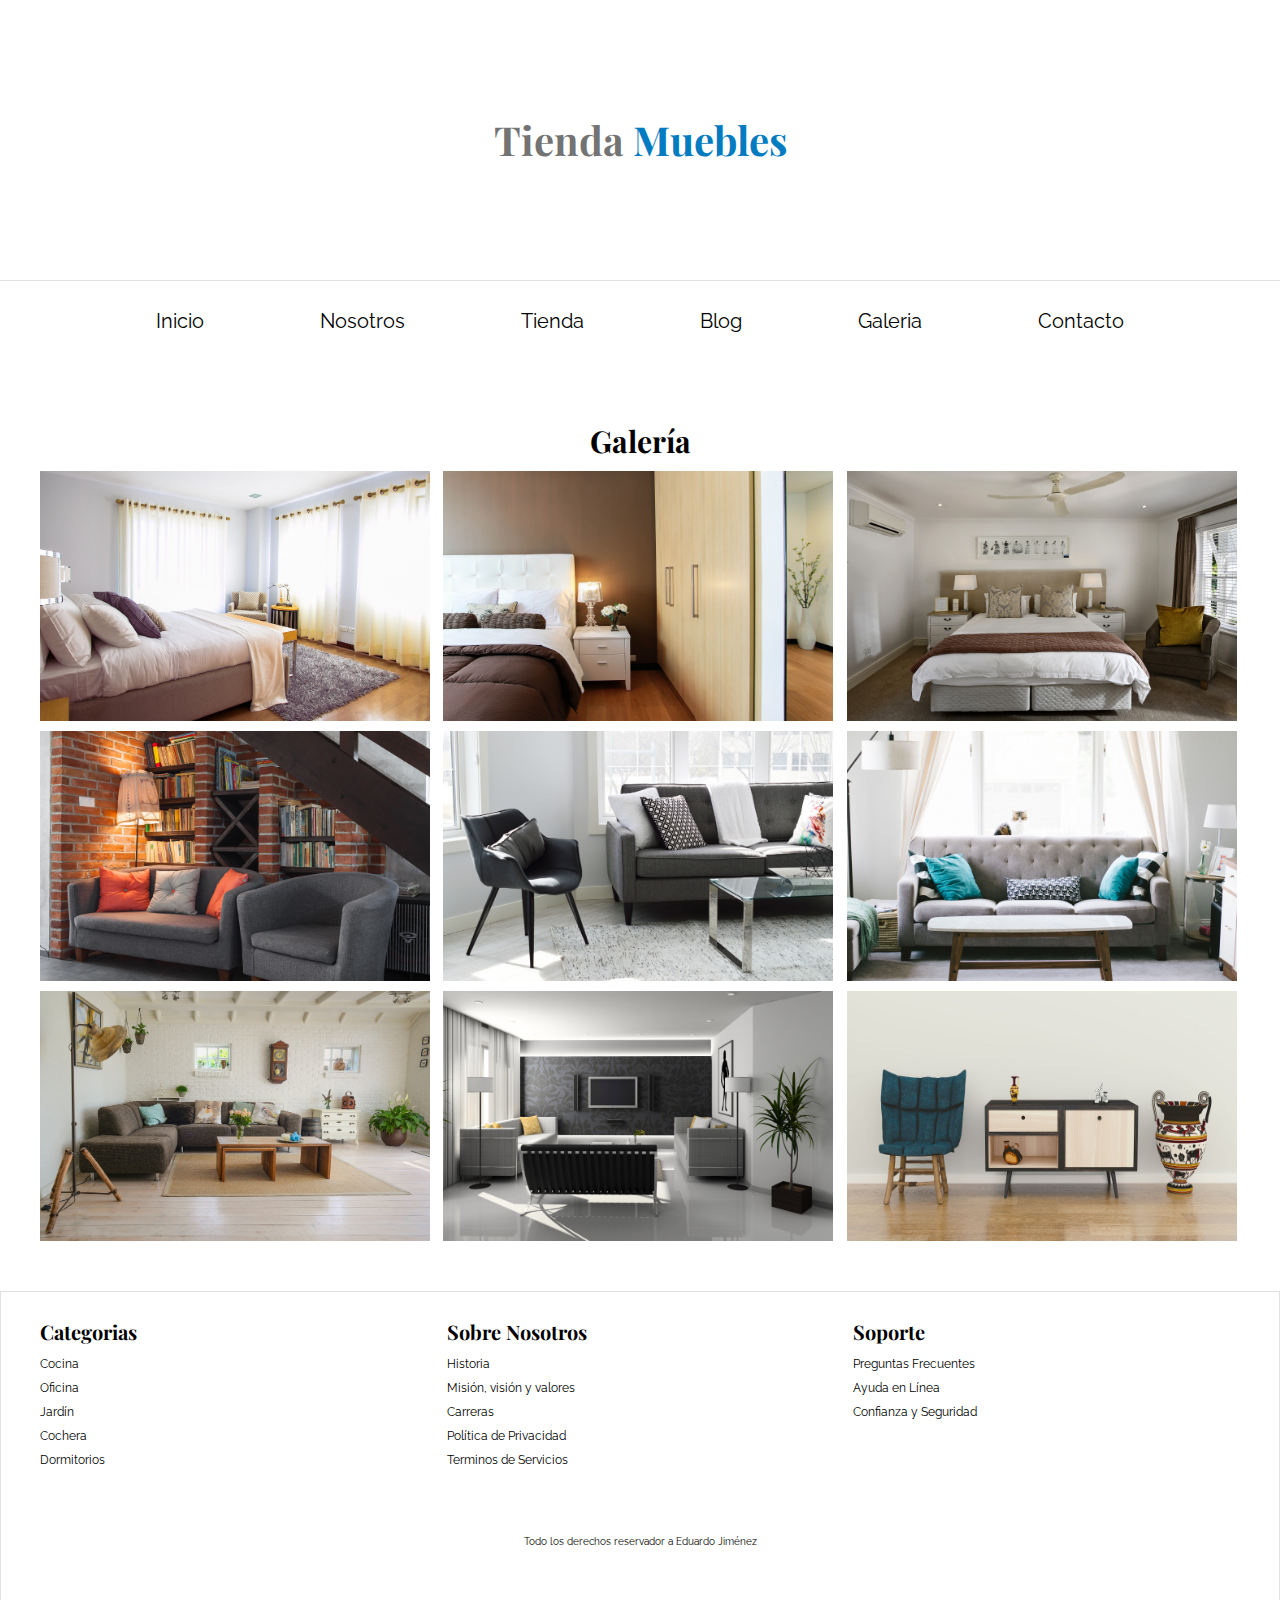
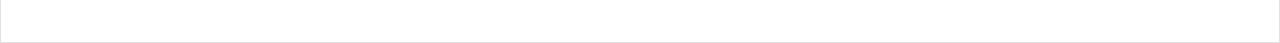
<file: Diseños CSS/Ecommerce muebles 1.0/galeria.html>
<!DOCTYPE html>
<html lang="en">
<head>
    <meta charset="UTF-8">
    <meta http-equiv="X-UA-Compatible" content="IE=edge">
    <meta name="viewport" content="width=device-width, initial-scale=1.0">
    <title>Galería</title>
    <link rel="stylesheet" href="./css/normalizacion.css" type="text/css">
    <link rel="preconnect" href="https://fonts.googleapis.com">
    <link rel="preconnect" href="https://fonts.gstatic.com" crossorigin>
    <link href="https://fonts.googleapis.com/css2?family=Playfair+Display:wght@700&family=Raleway:wght@400;700;900&display=swap" rel="stylesheet">
    <link rel="stylesheet" href="./css/app.css" type="text/css">
</head>
<body>
    <header class="nombre-sitio">
        <h1>Tienda <span>Muebles</span></h1>
    </header>

    <div class="contenedor-navegacion">
        <nav class="nav-principal contenedor">
            <a href="./index.html">Inicio</a>
            <a href="./nosotros.html">Nosotros</a>
            <a href="./tienda.html">Tienda</a>
            <a href="./blog.html">Blog</a>
            <a href="./galeria.html">Galeria</a>
            <a href="./contacto.html">Contacto</a>
        </nav>
    </div>

    <main class="contenido-principal contenedor">
        <h2 class="text-center ">Galería</h2>

        <ul class="galeria">
            <li> 
                <a href="./img/galeria_01.jpg"><img src="./img/galeria_01.jpg" alt=" Imagen 1"></a>
            </li>
            <li> 
                <a href="./img/galeria_02.jpg"><img src="./img/galeria_02.jpg" alt=" Imagen 1"></a>
            </li>
            <li> 
                <a href="./img/galeria_03.jpg"><img src="./img/galeria_03.jpg" alt=" Imagen 1"></a>
            </li>
            <li> 
                <a href="./img/galeria_04.jpg"><img src="./img/galeria_04.jpg" alt=" Imagen 1"></a>
            </li>
            <li> 
                <a href="./img/galeria_05.jpg"><img src="./img/galeria_05.jpg" alt=" Imagen 1"></a>
            </li>
            <li> 
                <a href="./img/galeria_06.jpg"><img src="./img/galeria_06.jpg" alt=" Imagen 1"></a>
            </li>
            <li> 
                <a href="./img/galeria_07.jpg"><img src="./img/galeria_07.jpg" alt=" Imagen 1"></a>
            </li>
            <li> 
                <a href="./img/galeria_08.jpg"><img src="./img/galeria_08.jpg" alt=" Imagen 1"></a>
            </li>
            <li> 
                <a href="./img/galeria_09.jpg"><img src="./img/galeria_09.jpg" alt=" Imagen 1"></a>
            </li>
        </ul>
    </main>

 
    <footer  class="site-footer"> 
        <div class="grid-footer contenedor">
            <div>
                <h3>Categorias</h3>
                <nav class="footer-menu">
                    <a href="#">Cocina</a>
                    <a href="#">Oficina</a>
                    <a href="#">Jardín</a>
                    <a href="#">Cochera</a>
                    <a href="#">Dormitorios</a>
                </nav>
            </div>
            <div>
                <h3>Sobre Nosotros</h3>
                <nav class="footer-menu">
                    <a href="#">Historia</a>
                    <a href="#">Misión, visión y valores</a>
                    <a href="#">Carreras</a>
                    <a href="#">Política de Privacidad</a>
                    <a href="#">Terminos de Servicios</a>
                </nav>
            </div>
            <div>
                <h3>Soporte</h3>
                <nav class="footer-menu">
                    <a href="#">Preguntas Frecuentes</a>
                    <a href="#">Ayuda en Línea</a>
                    <a href="#">Confianza y Seguridad</a>
                </nav>
            </div>
        </div>
        <p class="copyright">Todo los derechos reservador a Eduardo Jiménez</p>
    </footer>

</body>
</html>
</file>
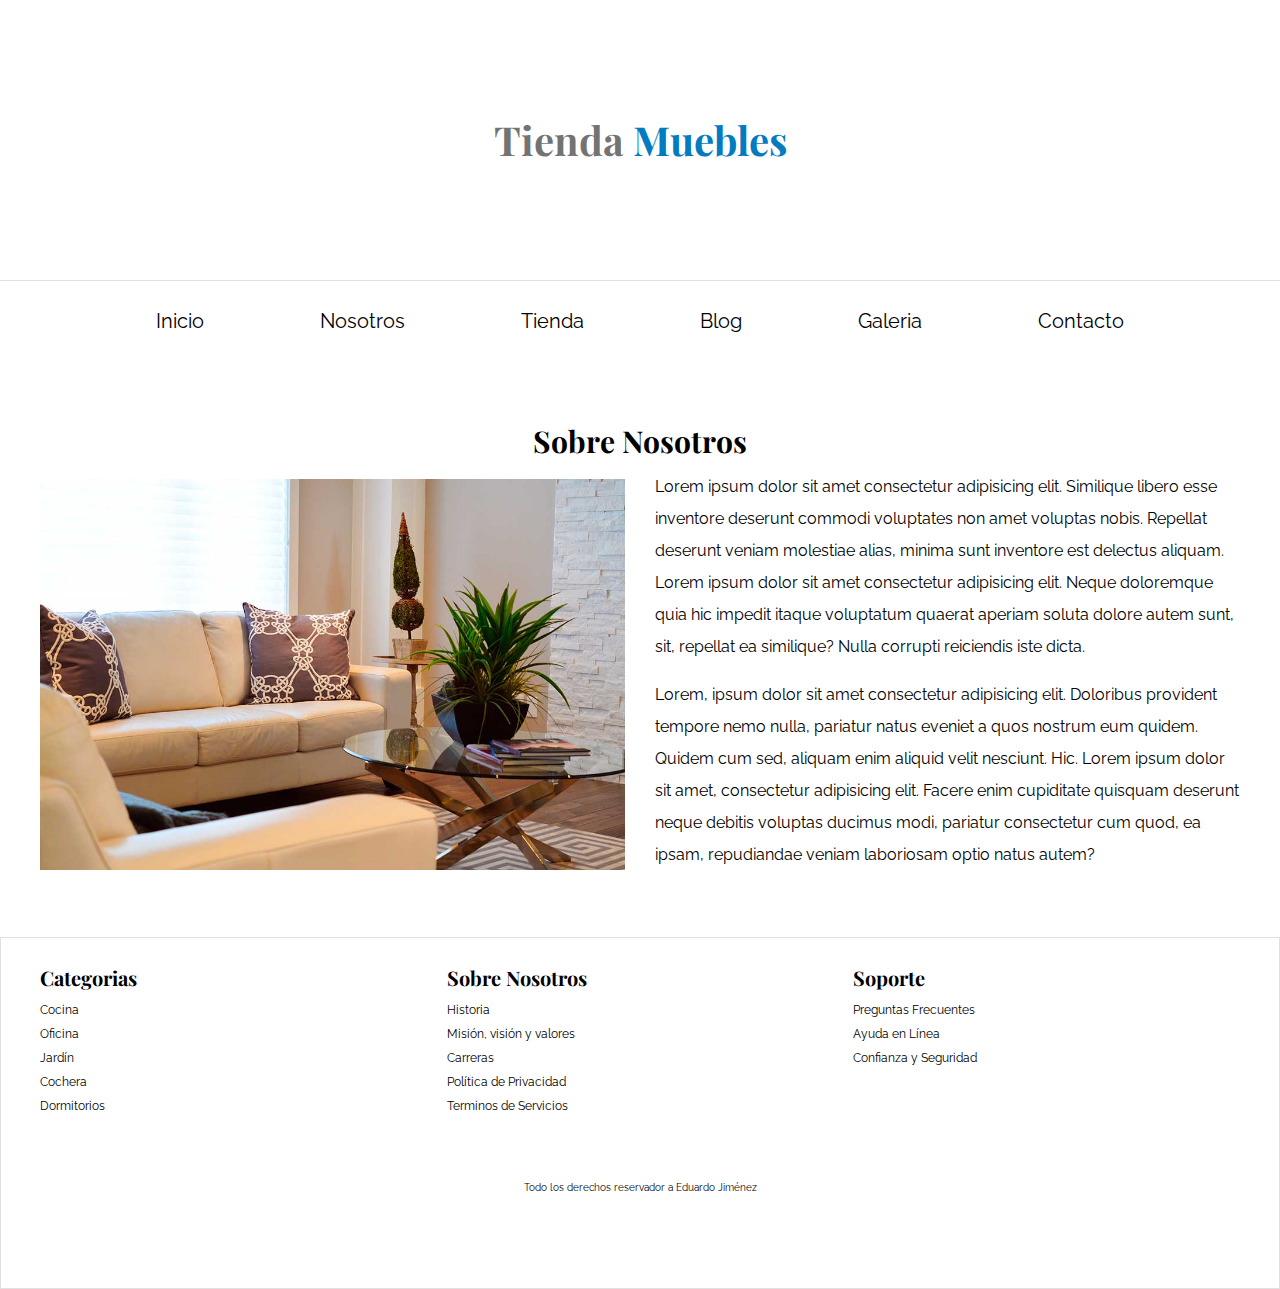
<file: Diseños CSS/Ecommerce muebles 1.0/nosotros.html>
<!DOCTYPE html>
<html lang="en">
<head>
    <meta charset="UTF-8">
    <meta http-equiv="X-UA-Compatible" content="IE=edge">
    <meta name="viewport" content="width=device-width, initial-scale=1.0">
    <title>Nosotros</title>
    <link rel="stylesheet" href="./css/normalizacion.css" type="text/css">
    <link rel="preconnect" href="https://fonts.googleapis.com">
    <link rel="preconnect" href="https://fonts.gstatic.com" crossorigin>
    <link href="https://fonts.googleapis.com/css2?family=Playfair+Display:wght@700&family=Raleway:wght@400;700;900&display=swap" rel="stylesheet">
    <link rel="stylesheet" href="./css/app.css" type="text/css">
</head>
<body>
    <header class="nombre-sitio">
        <h1>Tienda <span>Muebles</span></h1>
    </header>

    <div class="contenedor-navegacion">
        <nav class="nav-principal contenedor">
            <a href="./index.html">Inicio</a>
            <a href="./nosotros.html">Nosotros</a>
            <a href="./tienda.html">Tienda</a>
            <a href="./blog.html">Blog</a>
            <a href="./galeria.html">Galeria</a>
            <a href="./contacto.html">Contacto</a>
        </nav>
    </div>


    <main class="contenido-principal contenedor">
        <h2 class="text-center ">Sobre Nosotros</h2>
            <div class="contenido-nosotros">
                <div class="imagen">
                    <img src="./img/nosotros.jpg" alt="Nosotros">
                </div>

                <div class="informacion-nosotros">
                    <p>Lorem ipsum dolor sit amet consectetur adipisicing elit. Similique libero esse inventore deserunt commodi voluptates non amet voluptas nobis. Repellat deserunt veniam molestiae alias, minima sunt inventore est delectus aliquam. Lorem ipsum dolor sit amet consectetur adipisicing elit. Neque doloremque quia hic impedit itaque voluptatum quaerat aperiam soluta dolore autem sunt, sit, repellat ea similique? Nulla corrupti reiciendis iste dicta.</p>
                    <p>Lorem, ipsum dolor sit amet consectetur adipisicing elit. Doloribus provident tempore nemo nulla, pariatur natus eveniet a quos nostrum eum quidem. Quidem cum sed, aliquam enim aliquid velit nesciunt. Hic. Lorem ipsum dolor sit amet, consectetur adipisicing elit. Facere enim cupiditate quisquam deserunt neque debitis voluptas ducimus modi, pariatur consectetur cum quod, ea ipsam, repudiandae veniam laboriosam optio natus autem?</p>
                </div>
            </div>
    </main>

 
    <footer  class="site-footer"> 
        <div class="grid-footer contenedor">
            <div>
                <h3>Categorias</h3>
                <nav class="footer-menu">
                    <a href="#">Cocina</a>
                    <a href="#">Oficina</a>
                    <a href="#">Jardín</a>
                    <a href="#">Cochera</a>
                    <a href="#">Dormitorios</a>
                </nav>
            </div>
            <div>
                <h3>Sobre Nosotros</h3>
                <nav class="footer-menu">
                    <a href="#">Historia</a>
                    <a href="#">Misión, visión y valores</a>
                    <a href="#">Carreras</a>
                    <a href="#">Política de Privacidad</a>
                    <a href="#">Terminos de Servicios</a>
                </nav>
            </div>
            <div>
                <h3>Soporte</h3>
                <nav class="footer-menu">
                    <a href="#">Preguntas Frecuentes</a>
                    <a href="#">Ayuda en Línea</a>
                    <a href="#">Confianza y Seguridad</a>
                </nav>
            </div>
        </div>
        <p class="copyright">Todo los derechos reservador a Eduardo Jiménez</p>
    </footer>
    

</body>
</html>
</file>
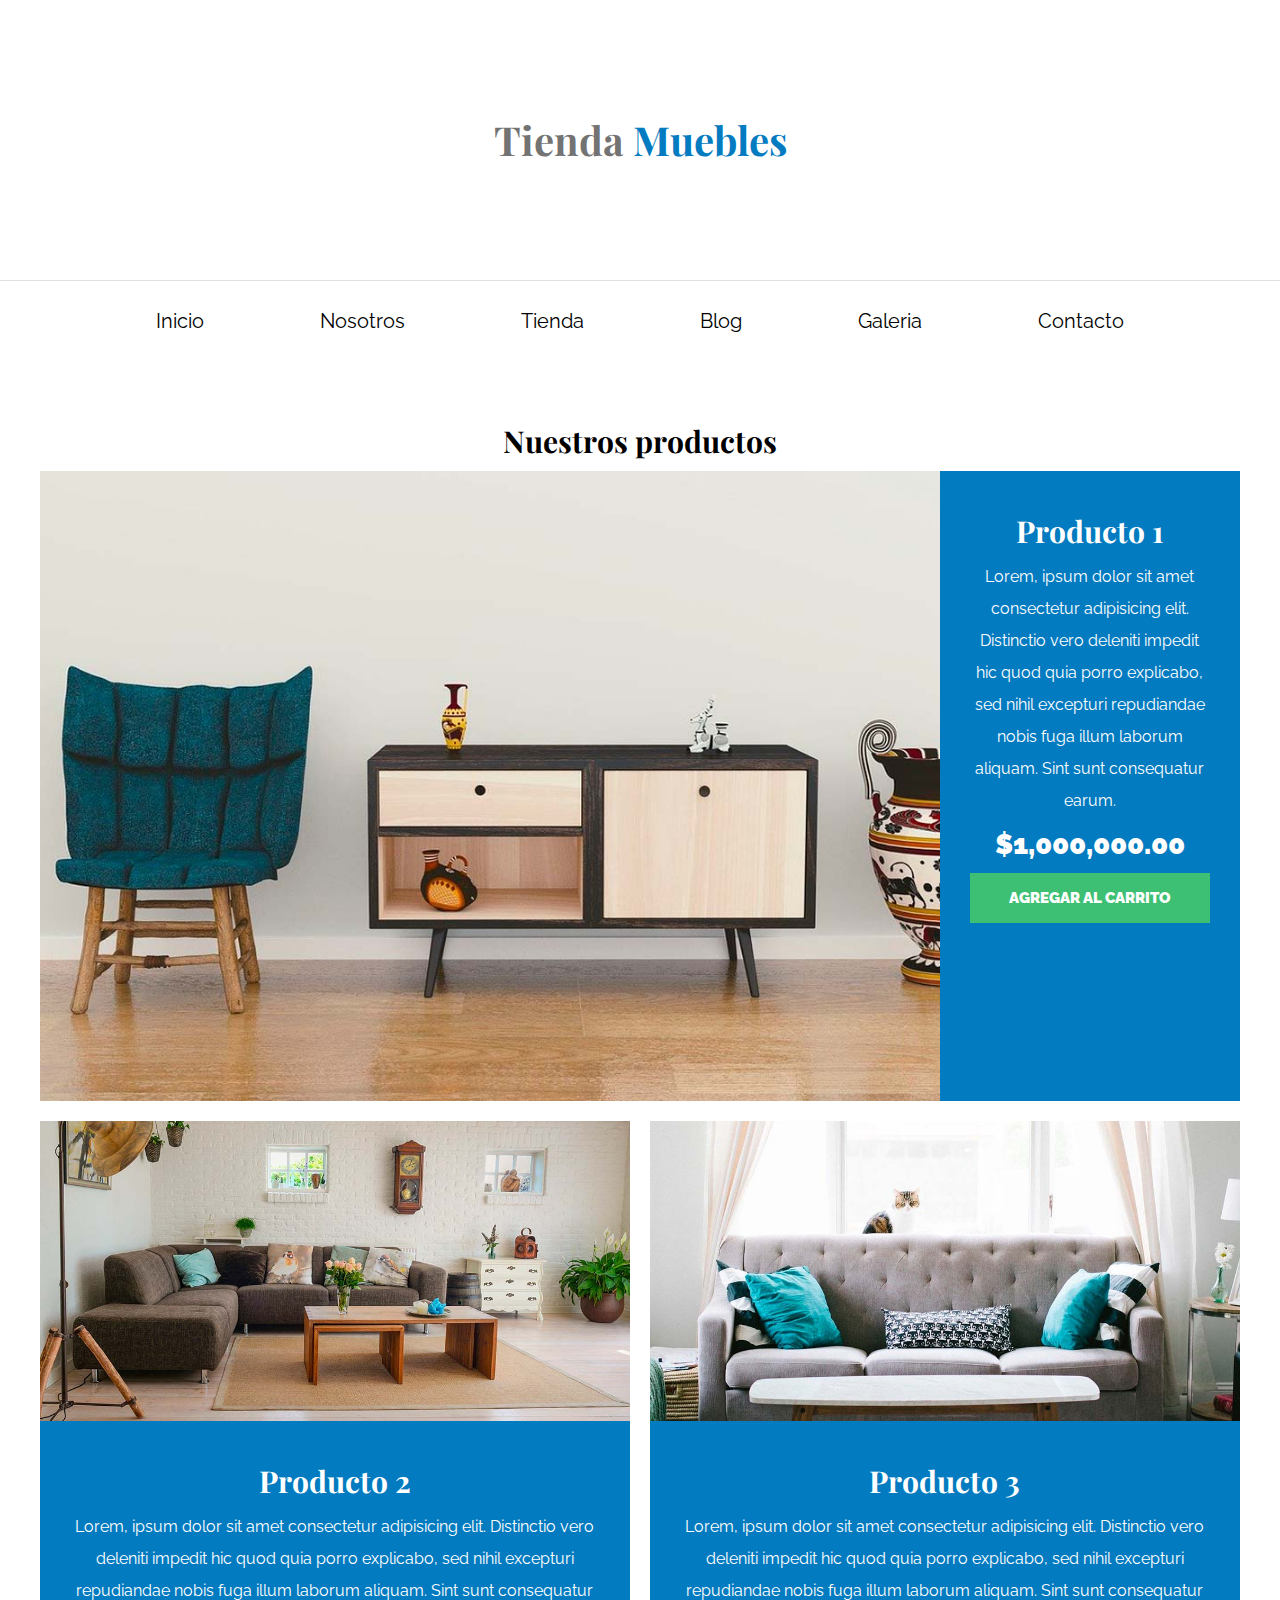
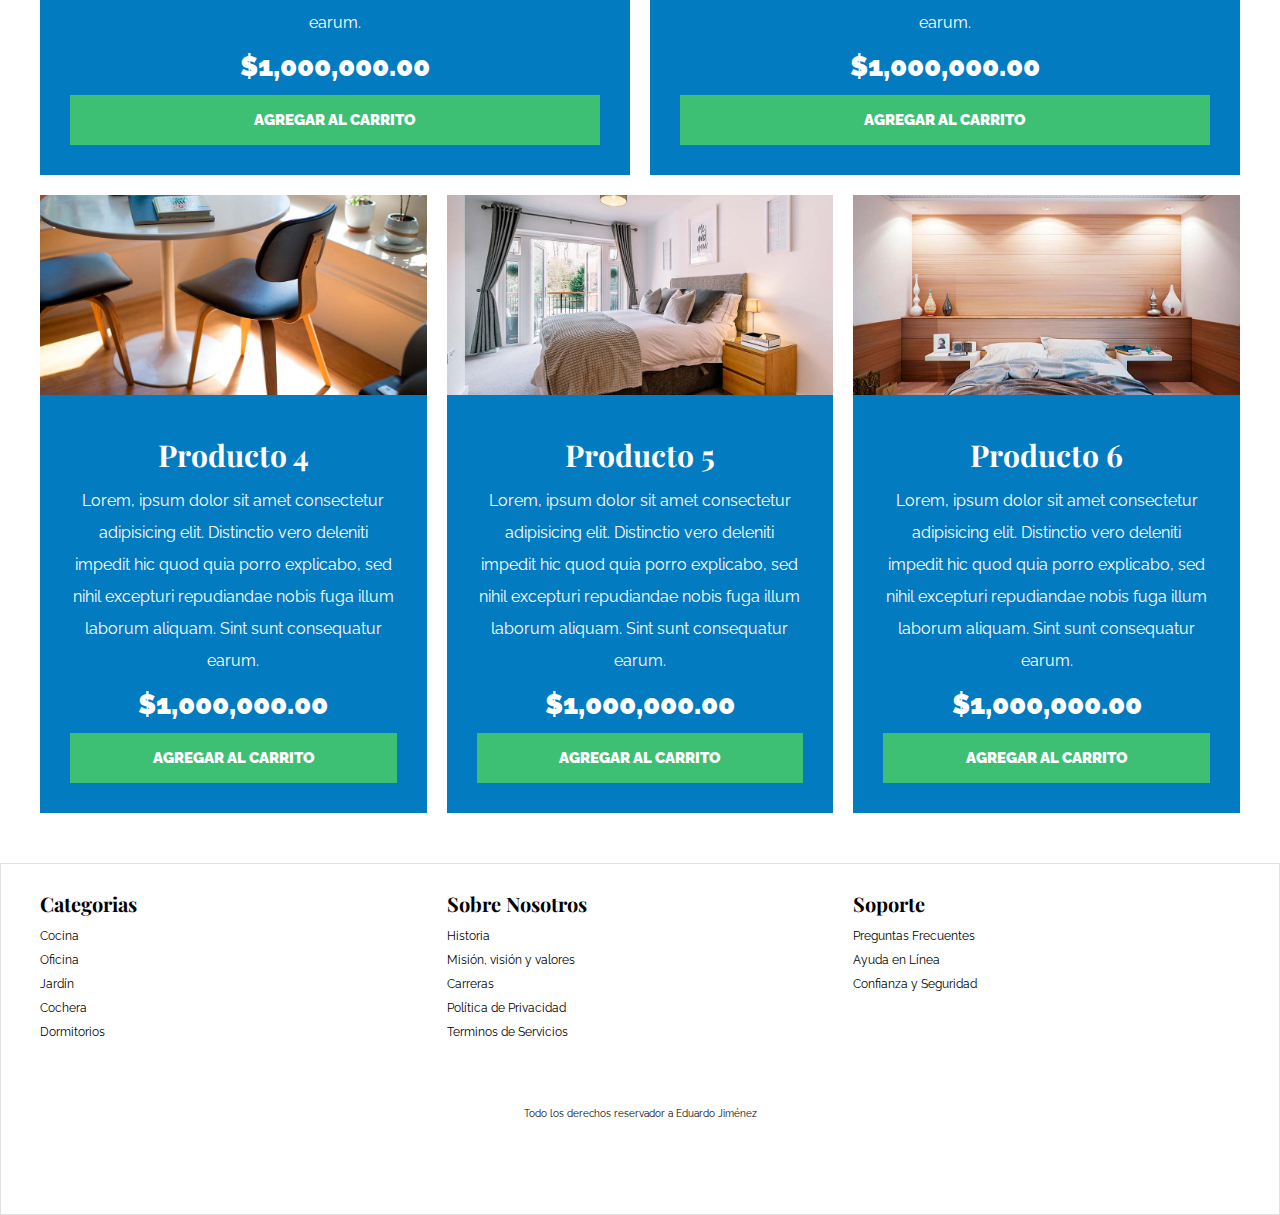
<file: Diseños CSS/Ecommerce muebles 1.0/tienda.html>
<!DOCTYPE html>
<html lang="en">
<head>
    <meta charset="UTF-8">
    <meta http-equiv="X-UA-Compatible" content="IE=edge">
    <meta name="viewport" content="width=device-width, initial-scale=1.0">
    <title>Tienda</title>
    <link rel="stylesheet" href="./css/normalizacion.css" type="text/css">
    <link rel="preconnect" href="https://fonts.googleapis.com">
    <link rel="preconnect" href="https://fonts.gstatic.com" crossorigin>
    <link href="https://fonts.googleapis.com/css2?family=Playfair+Display:wght@700&family=Raleway:wght@400;700;900&display=swap" rel="stylesheet">
    <link rel="stylesheet" href="./css/app.css" type="text/css">
</head>
<body>
    <header class="nombre-sitio">
        <h1>Tienda <span>Muebles</span></h1>
    </header>

    <div class="contenedor-navegacion">
        <nav class="nav-principal contenedor">
            <a href="./index.html">Inicio</a>
            <a href="./nosotros.html">Nosotros</a>
            <a href="./tienda.html">Tienda</a>
            <a href="./blog.html">Blog</a>
            <a href="./galeria.html">Galeria</a>
            <a href="./contacto.html">Contacto</a>
        </nav>
    </div>

    <main class="contenido-principal contenedor">
        <h2 class="text-center ">Nuestros productos</h2>

        <div class="listado-producto">
            <div class="producto">
                <img src="./img/producto1.jpg" alt="Imagen producto">
                <div class="texto-producto">
                    <h3>Producto 1</h3>
                    <p>Lorem, ipsum dolor sit amet consectetur adipisicing elit. Distinctio vero deleniti impedit hic quod quia porro explicabo, sed nihil excepturi repudiandae nobis fuga illum laborum aliquam. Sint sunt consequatur earum.</p>
                    <p class="precio">$1,000,000.00</p>
                    <a href="#"> Agregar al carrito</a>
                </div><!-- Info Producto -->
            </div><!-- Fin Producto -->

            <div class="producto">
                <img src="./img/producto2.jpg" alt="Imagen producto">
                    <div class="texto-producto">
                        <h3>Producto 2</h3>
                        <p>Lorem, ipsum dolor sit amet consectetur adipisicing elit. Distinctio vero deleniti impedit hic quod quia porro explicabo, sed nihil excepturi repudiandae nobis fuga illum laborum aliquam. Sint sunt consequatur earum.</p>
                        <p class="precio">$1,000,000.00</p>
                        <a href="#"> Agregar al carrito</a>
                    </div><!-- Info Producto -->
            </div><!-- Fin Producto -->

            <div class="producto">
                <img src="./img/producto3.jpg" alt="Imagen producto">
                    <div class="texto-producto">
                        <h3>Producto 3</h3>
                        <p>Lorem, ipsum dolor sit amet consectetur adipisicing elit. Distinctio vero deleniti impedit hic quod quia porro explicabo, sed nihil excepturi repudiandae nobis fuga illum laborum aliquam. Sint sunt consequatur earum.</p>
                        <p class="precio">$1,000,000.00</p>
                        <a href="#"> Agregar al carrito</a>
                    </div><!-- Info Producto -->
            </div><!-- Fin Producto -->

            <div class="producto">
                <img src="./img/producto4.jpg" alt="Imagen producto">
                    <div class="texto-producto">
                        <h3>Producto 4</h3>
                        <p>Lorem, ipsum dolor sit amet consectetur adipisicing elit. Distinctio vero deleniti impedit hic quod quia porro explicabo, sed nihil excepturi repudiandae nobis fuga illum laborum aliquam. Sint sunt consequatur earum.</p>
                        <p class="precio">$1,000,000.00</p>
                        <a href="#"> Agregar al carrito</a>
                    </div><!-- Info Producto -->
            </div><!-- Fin Producto -->

            <div class="producto">
                <img src="./img/producto5.jpg" alt="Imagen producto">
                    <div class="texto-producto">
                        <h3>Producto 5</h3>
                        <p>Lorem, ipsum dolor sit amet consectetur adipisicing elit. Distinctio vero deleniti impedit hic quod quia porro explicabo, sed nihil excepturi repudiandae nobis fuga illum laborum aliquam. Sint sunt consequatur earum.</p>
                        <p class="precio">$1,000,000.00</p>
                        <a href="#"> Agregar al carrito</a>
                    </div><!-- Info Producto -->
            </div><!-- Fin Producto -->

            <div class="producto">
                <img src="./img/producto6.jpg" alt="Imagen producto">
                    <div class="texto-producto">
                        <h3>Producto 6</h3>
                        <p>Lorem, ipsum dolor sit amet consectetur adipisicing elit. Distinctio vero deleniti impedit hic quod quia porro explicabo, sed nihil excepturi repudiandae nobis fuga illum laborum aliquam. Sint sunt consequatur earum.</p>
                        <p class="precio">$1,000,000.00</p>
                        <a href="#"> Agregar al carrito</a>
                    </div><!-- Info Producto -->
            </div><!-- Fin Producto -->
               
        </div><!-- Fin de listado de producto-->
    </main>

 
    <footer  class="site-footer"> 
        <div class="grid-footer contenedor">
            <div>
                <h3>Categorias</h3>
                <nav class="footer-menu">
                    <a href="#">Cocina</a>
                    <a href="#">Oficina</a>
                    <a href="#">Jardín</a>
                    <a href="#">Cochera</a>
                    <a href="#">Dormitorios</a>
                </nav>
            </div>
            <div>
                <h3>Sobre Nosotros</h3>
                <nav class="footer-menu">
                    <a href="#">Historia</a>
                    <a href="#">Misión, visión y valores</a>
                    <a href="#">Carreras</a>
                    <a href="#">Política de Privacidad</a>
                    <a href="#">Terminos de Servicios</a>
                </nav>
            </div>
            <div>
                <h3>Soporte</h3>
                <nav class="footer-menu">
                    <a href="#">Preguntas Frecuentes</a>
                    <a href="#">Ayuda en Línea</a>
                    <a href="#">Confianza y Seguridad</a>
                </nav>
            </div>
        </div>
        <p class="copyright">Todo los derechos reservador a Eduardo Jiménez</p>
    </footer>

</body>
</html>
</file>
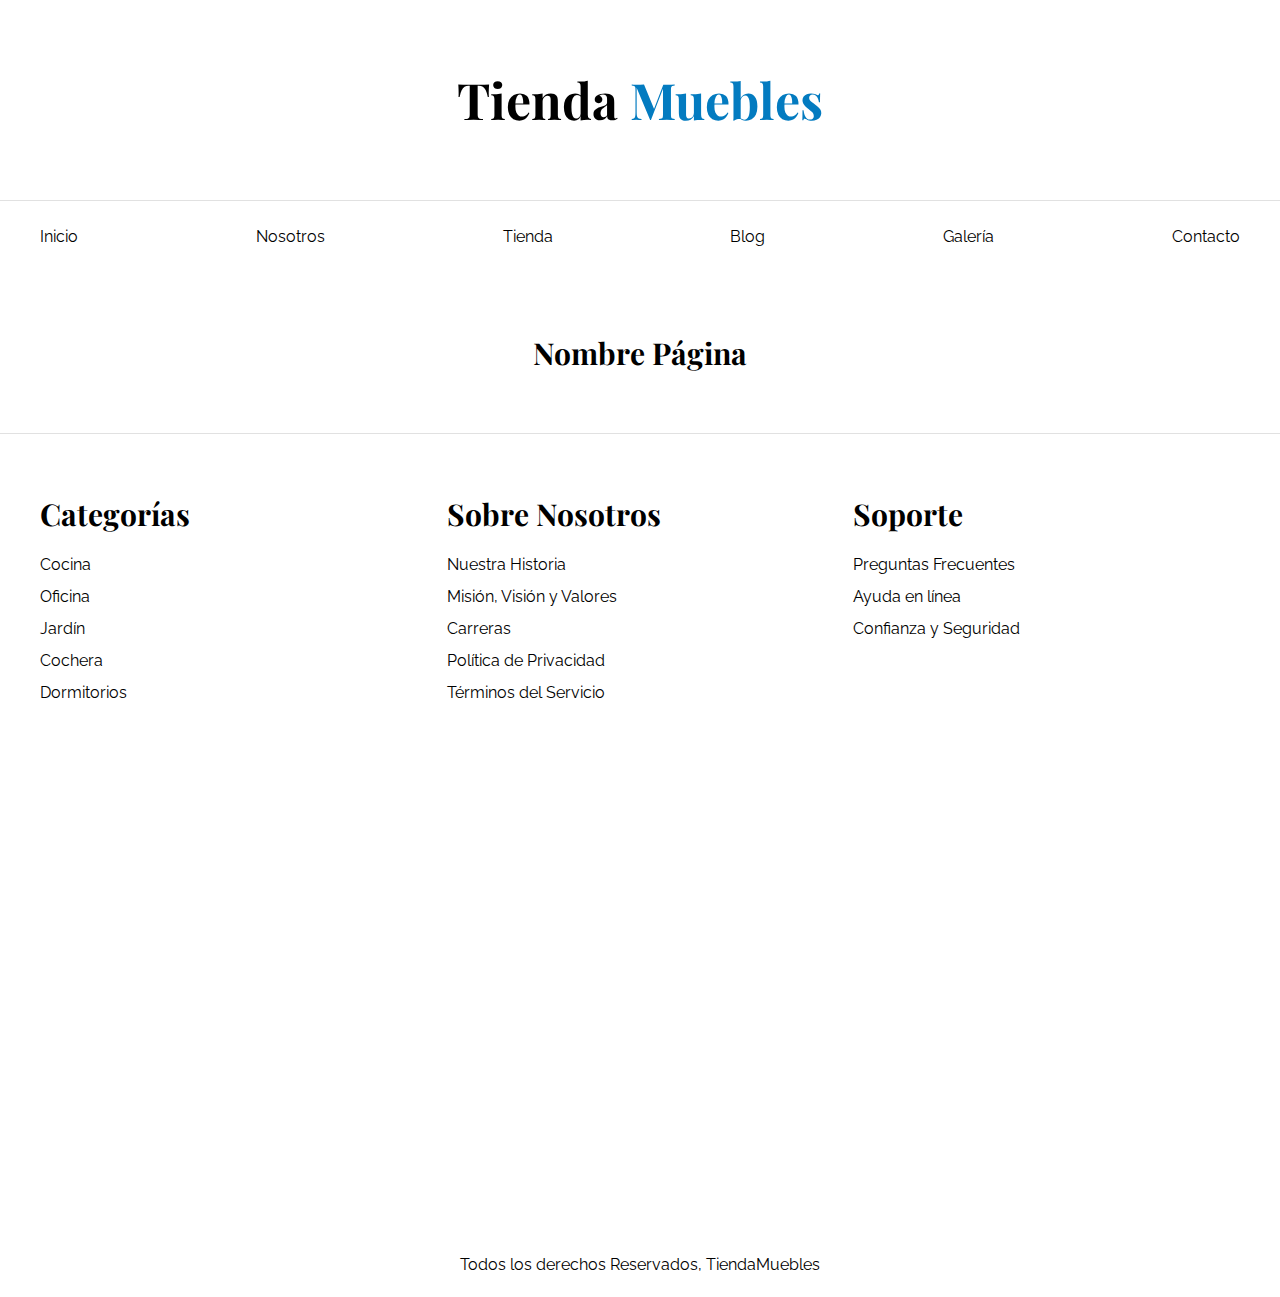
<file: Diseños CSS/Ecommerce muebles 2.0/base.html>
<!DOCTYPE html>
<html lang="es">
<head>
    <meta charset="UTF-8">
    <meta http-equiv="X-UA-Compatible" content="IE=edge">
    <meta name="viewport" content="width=device-width, initial-scale=1.0">
    <title>Ecommerce - Home</title>
    <link rel="stylesheet" href="css/normalize.css">
    <link rel="preconnect" href="https://fonts.googleapis.com">
<link rel="preconnect" href="https://fonts.gstatic.com" crossorigin>
<link href="https://fonts.googleapis.com/css2?family=Playfair+Display:wght@700&family=Raleway:wght@400;700;900&display=swap" rel="stylesheet">
    <link rel="stylesheet" href="css/app.css">
</head>
<body>
    <header>
        <h1 class="nombre-sitio">Tienda <span> Muebles </span></h1>
    </header>
    
    <div class="contenedor-navegacion">
        <nav class="nav-principal contenedor">
            <a href="index.html">Inicio</a>
            <a href="nosotros.html">Nosotros</a>
            <a href="tienda.html">Tienda</a>
            <a href="blog.html">Blog</a>
            <a href="galeria.html">Galería</a>
            <a href="contacto.html">Contacto</a>
        </nav>
    </div>

    
    <main class="contenido-principal contenedor ">
        <h2 class="text-center">Nombre Página</h2>
        
    </main>




    <footer class="site-footer">
        <div class="grid-footer contenedor">
            <div>
                <h3>Categorías</h3>

                <nav class="footer-menu">
                    <a href="#">Cocina</a>
                    <a href="#">Oficina</a>
                    <a href="#">Jardín</a>
                    <a href="#">Cochera</a>
                    <a href="#">Dormitorios</a>
                </nav>
            </div>

            <div>
                <h3>Sobre Nosotros</h3>
                <nav class="footer-menu">
                    <a href="#">Nuestra Historia</a>
                    <a href="#">Misión, Visión y Valores</a>
                    <a href="#">Carreras</a>
                    <a href="#">Política de Privacidad</a>
                    <a href="#">Términos del Servicio</a>
                </nav>
            </div>

            <div>
                <h3>Soporte</h3>
                <nav class="footer-menu">
                    <a href="#">Preguntas Frecuentes</a>
                    <a href="#">Ayuda en línea</a>
                    <a href="#">Confianza y Seguridad</a>
                </nav>
            </div>

        </div>

        <p class="copyright">Todos los derechos Reservados, TiendaMuebles</p>
    </footer>

</body>
</html>
</file>
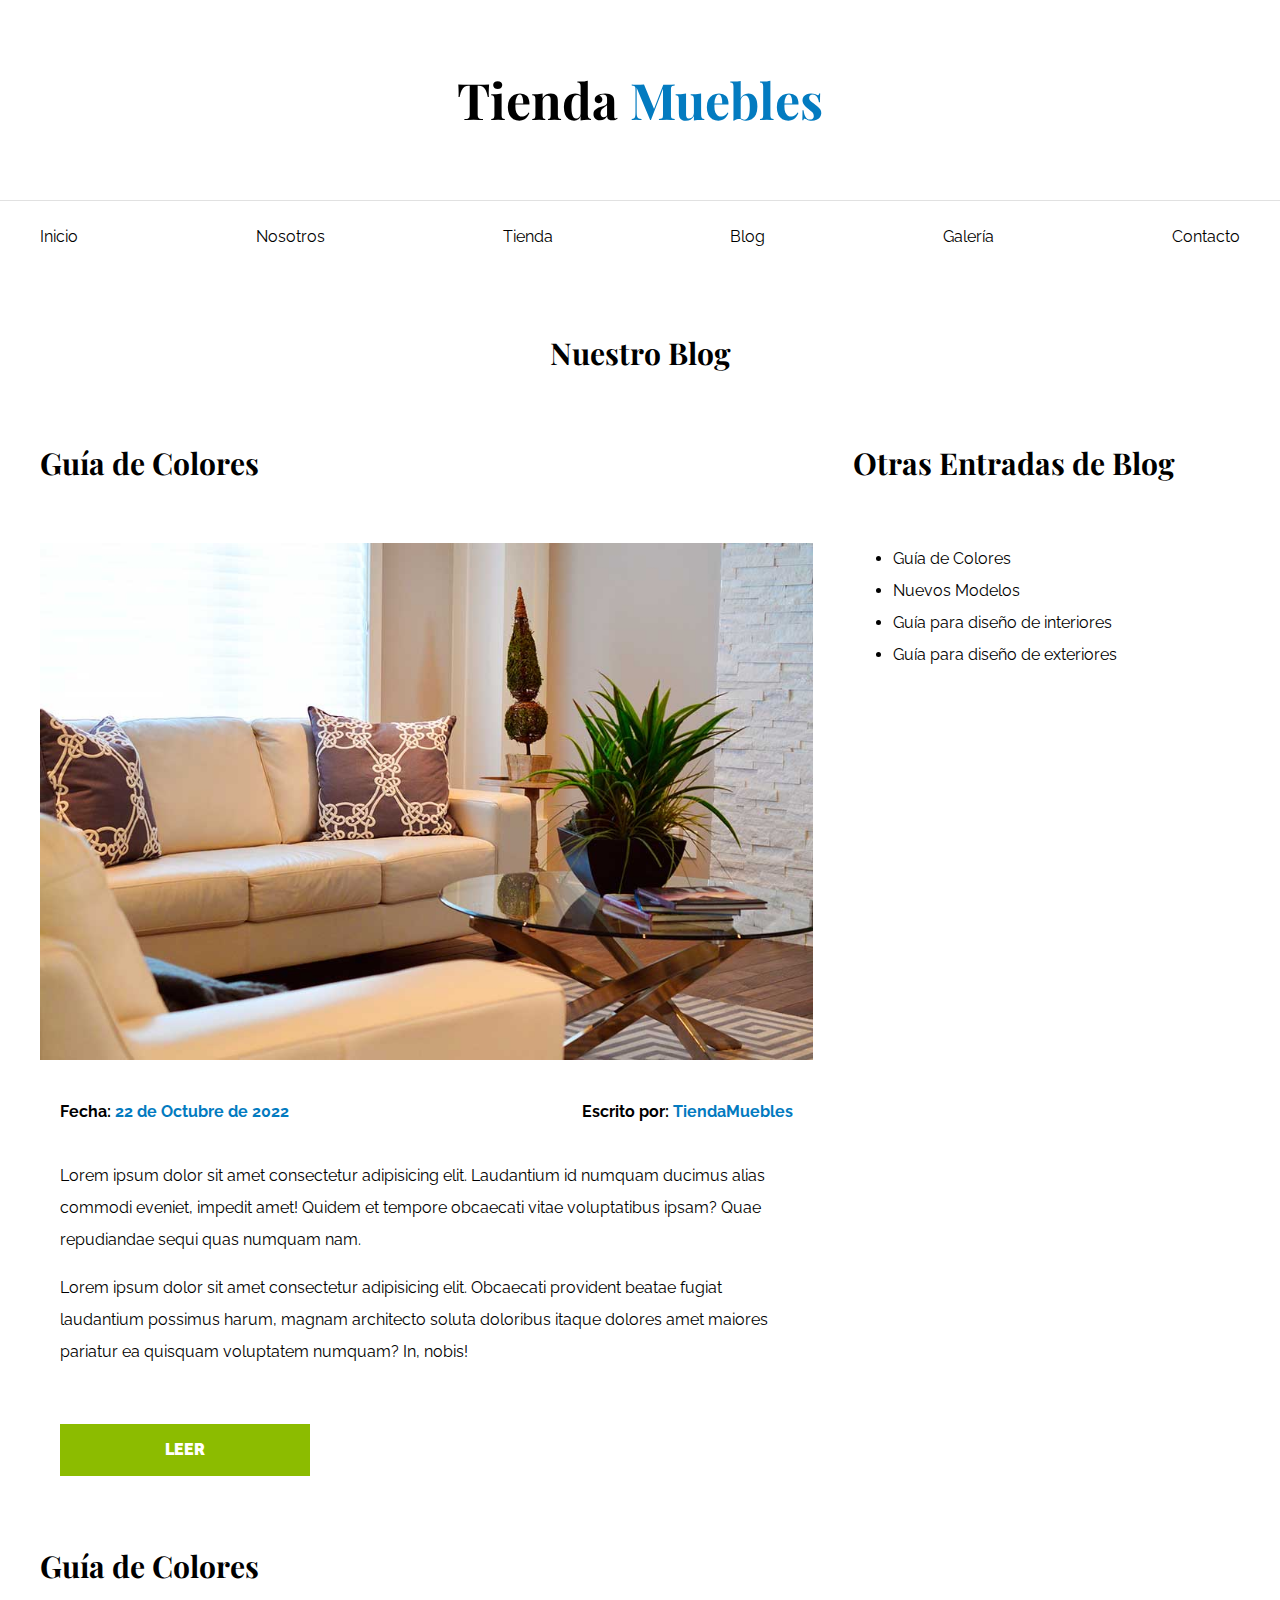
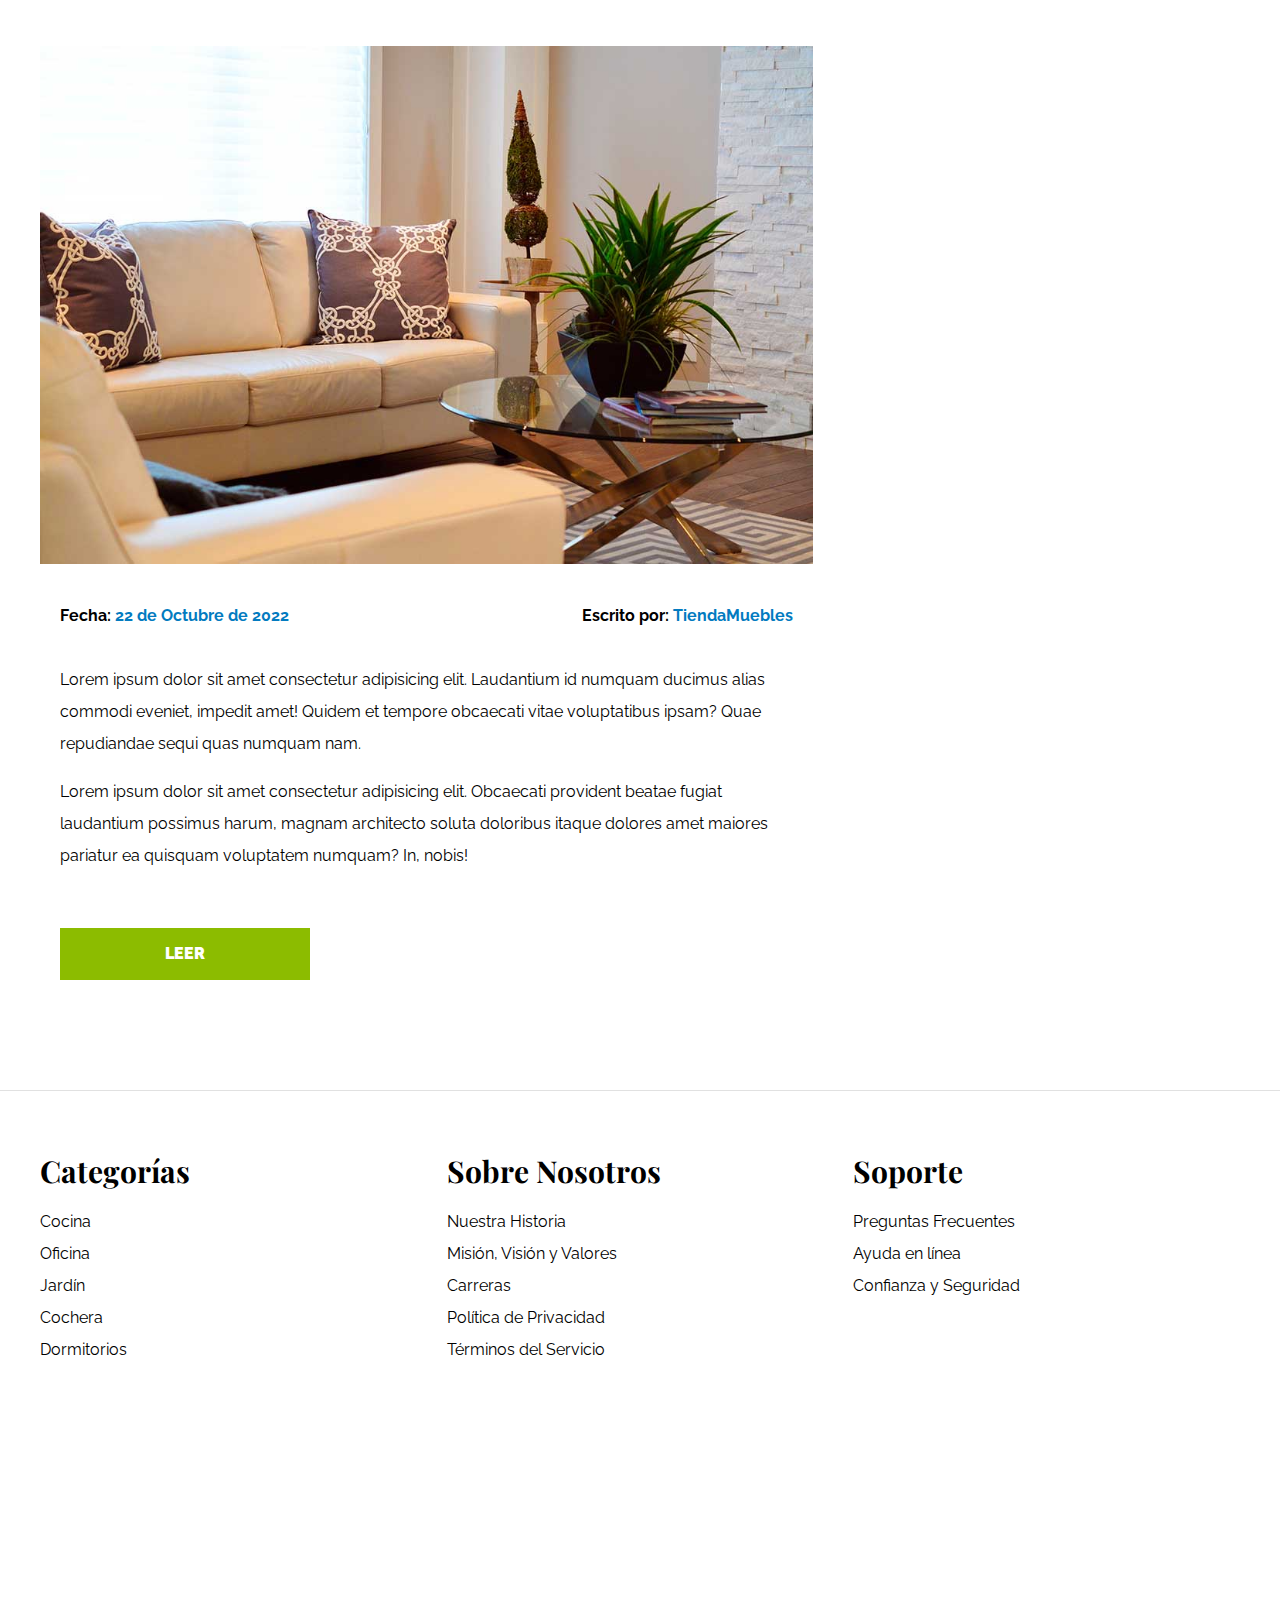
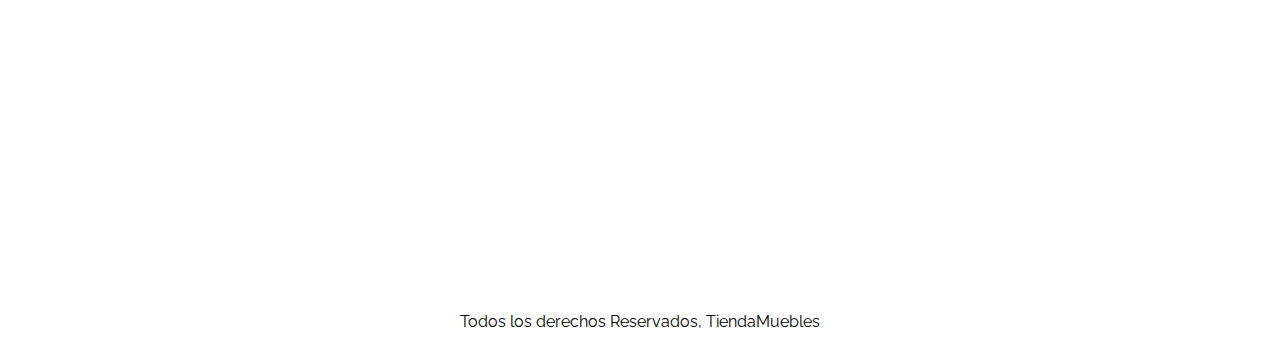
<file: Diseños CSS/Ecommerce muebles 2.0/blog.html>
<!DOCTYPE html>
<html lang="es">

<head>
    <meta charset="UTF-8">
    <meta http-equiv="X-UA-Compatible" content="IE=edge">
    <meta name="viewport" content="width=device-width, initial-scale=1.0">
    <title>Ecommerce - Blog</title>
    <link rel="stylesheet" href="css/normalize.css">
    <link rel="preconnect" href="https://fonts.googleapis.com">
    <link rel="preconnect" href="https://fonts.gstatic.com" crossorigin>
    <link
        href="https://fonts.googleapis.com/css2?family=Playfair+Display:wght@700&family=Raleway:wght@400;700;900&display=swap"
        rel="stylesheet">
    <link rel="stylesheet" href="css/app.css">
</head>

<body>
    <header>
        <h1 class="nombre-sitio">Tienda <span> Muebles </span></h1>
    </header>

    <div class="contenedor-navegacion">
        <nav class="nav-principal contenedor">
            <a href="index.html">Inicio</a>
            <a href="nosotros.html">Nosotros</a>
            <a href="tienda.html">Tienda</a>
            <a href="blog.html">Blog</a>
            <a href="galeria.html">Galería</a>
            <a href="contacto.html">Contacto</a>
        </nav>
    </div>


    <main class="contenido-principal contenedor ">
        <h2 class="text-center">Nuestro Blog</h2>

        <section class="contenedor-blog">
            <div class="blog">
                <article class="entrada">
                    <h2>Guía de Colores</h2>

                    <div class="imagen">
                        <img src="img/nosotros.jpg" alt="imagen blog">
                    </div>

                    <div class="contenido-blog">
                        <div class="entrada-meta">
                            <p>Fecha: <span>22 de Octubre de 2022</span> </p>
                            <p>Escrito por: <span>TiendaMuebles</span> </p>
                        </div>

                        <div class="entrada-blog">
                            <p>Lorem ipsum dolor sit amet consectetur adipisicing elit. Laudantium id numquam ducimus
                                alias commodi eveniet, impedit amet! Quidem et tempore obcaecati vitae voluptatibus
                                ipsam? Quae repudiandae sequi quas numquam nam.</p>

                            <p>Lorem ipsum dolor sit amet consectetur adipisicing elit. Obcaecati provident beatae
                                fugiat laudantium possimus harum, magnam architecto soluta doloribus itaque dolores amet
                                maiores pariatur ea quisquam voluptatem numquam? In, nobis!</p>
                        </div>

                        <a href="entrada.html" class="btn max-width-30">Leer</a>
                    </div>


                </article>

                <div class="entrada">
                    <h2>Guía de Colores</h2>

                    <div class="imagen">
                        <img src="img/nosotros.jpg" alt="imagen blog">
                    </div>

                    <div class="contenido-blog">
                        <div class="entrada-meta">
                            <p>Fecha: <span>22 de Octubre de 2022</span> </p>
                            <p>Escrito por: <span>TiendaMuebles</span> </p>
                        </div>

                        <div class="entrada-blog">
                            <p>Lorem ipsum dolor sit amet consectetur adipisicing elit. Laudantium id numquam ducimus alias
                                commodi eveniet, impedit amet! Quidem et tempore obcaecati vitae voluptatibus ipsam? Quae
                                repudiandae sequi quas numquam nam.</p>

                            <p>Lorem ipsum dolor sit amet consectetur adipisicing elit. Obcaecati provident beatae fugiat
                                laudantium possimus harum, magnam architecto soluta doloribus itaque dolores amet maiores
                                pariatur ea quisquam voluptatem numquam? In, nobis!</p>
                        </div>

                        <a href="entrada.html" class="btn max-width-30">Leer</a>
                    </div>
                </div>
            </div>

            </article>
            </div>

            <aside>
                <h3>Otras Entradas de Blog</h3>
                <ul>
                    <li>
                        <a href="entrada.html">Guía de Colores</a>
                    </li>
                    <li>
                        <a href="entrada.html">Nuevos Modelos</a>
                    </li>
                    <li>
                        <a href="entrada.html">Guía para diseño de interiores</a>
                    </li>
                    <li>
                        <a href="entrada.html">Guía para diseño de exteriores</a>
                    </li>
                </ul>
            </aside>
        </section>
    </main>




    <footer class="site-footer">
        <div class="grid-footer contenedor">
            <div>
                <h3>Categorías</h3>

                <nav class="footer-menu">
                    <a href="#">Cocina</a>
                    <a href="#">Oficina</a>
                    <a href="#">Jardín</a>
                    <a href="#">Cochera</a>
                    <a href="#">Dormitorios</a>
                </nav>
            </div>

            <div>
                <h3>Sobre Nosotros</h3>
                <nav class="footer-menu">
                    <a href="#">Nuestra Historia</a>
                    <a href="#">Misión, Visión y Valores</a>
                    <a href="#">Carreras</a>
                    <a href="#">Política de Privacidad</a>
                    <a href="#">Términos del Servicio</a>
                </nav>
            </div>

            <div>
                <h3>Soporte</h3>
                <nav class="footer-menu">
                    <a href="#">Preguntas Frecuentes</a>
                    <a href="#">Ayuda en línea</a>
                    <a href="#">Confianza y Seguridad</a>
                </nav>
            </div>

        </div>

        <p class="copyright">Todos los derechos Reservados, TiendaMuebles</p>
    </footer>

</body>

</html>
</file>
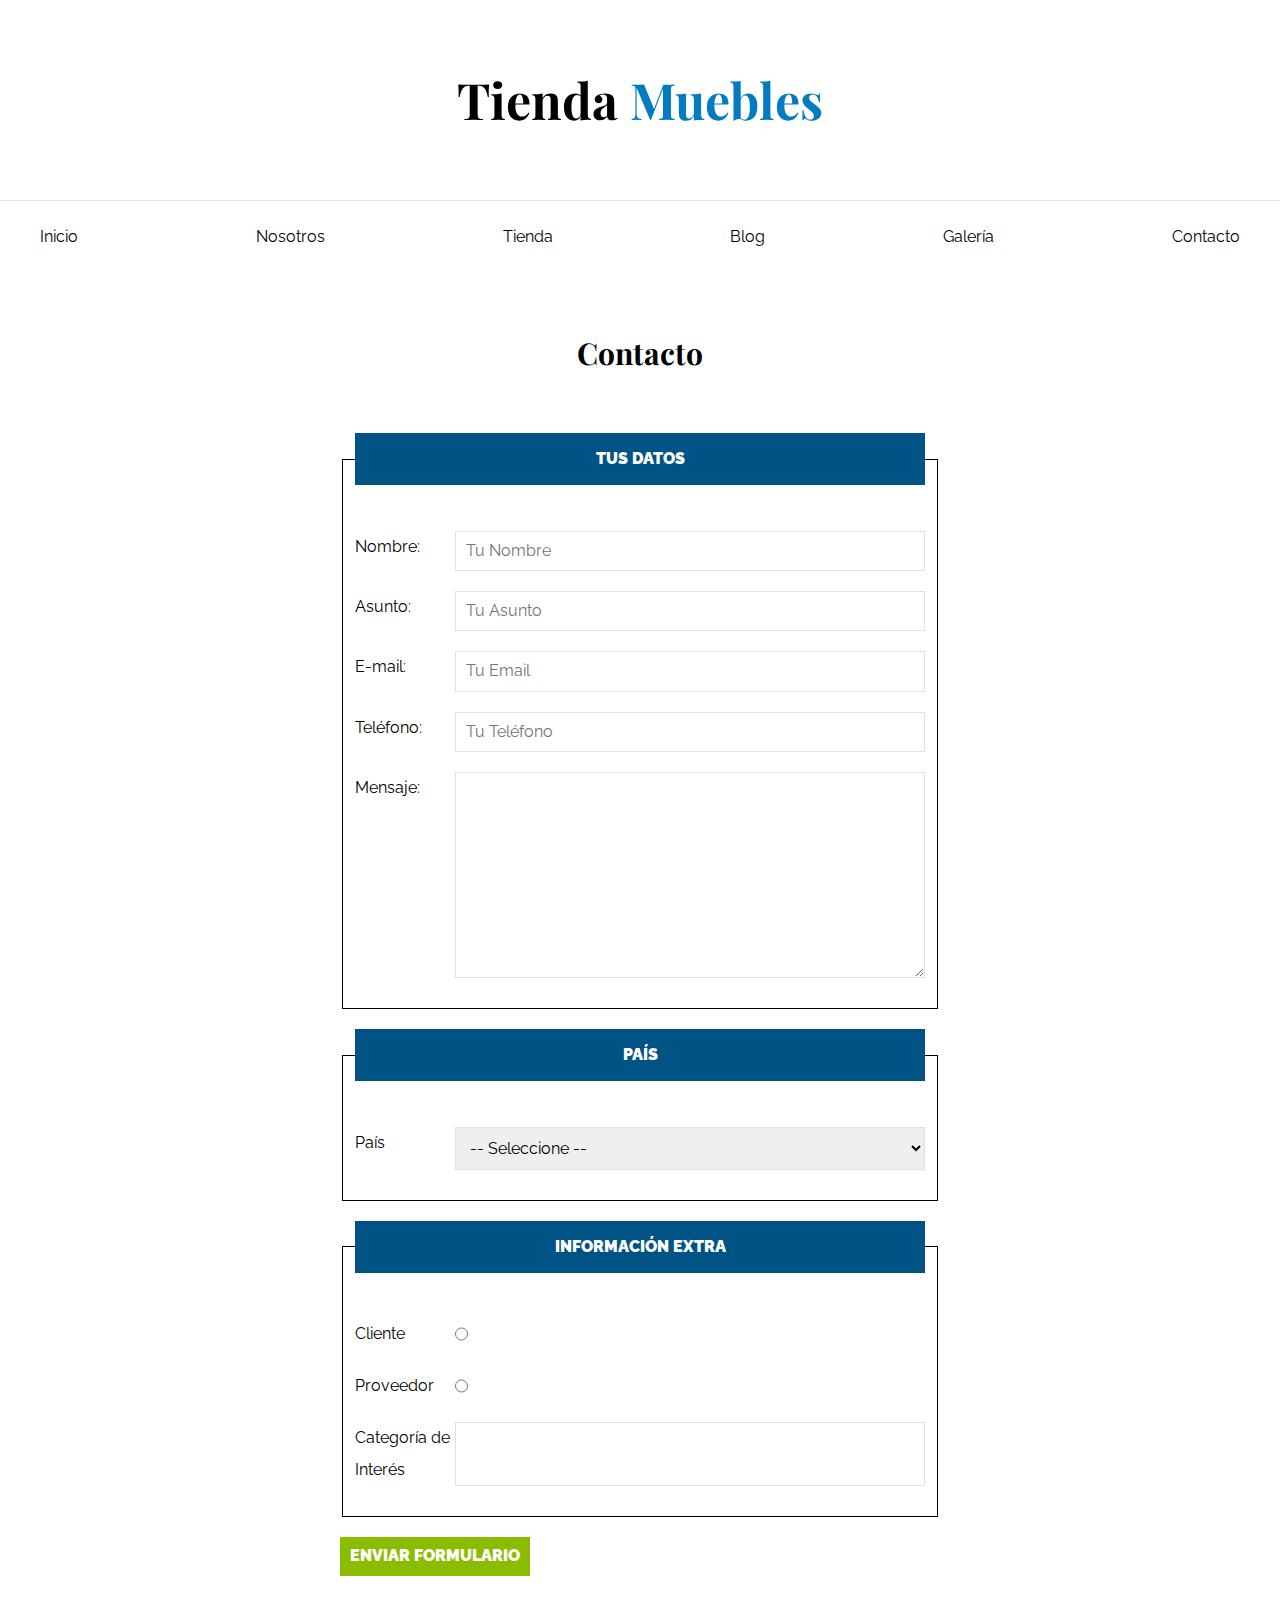
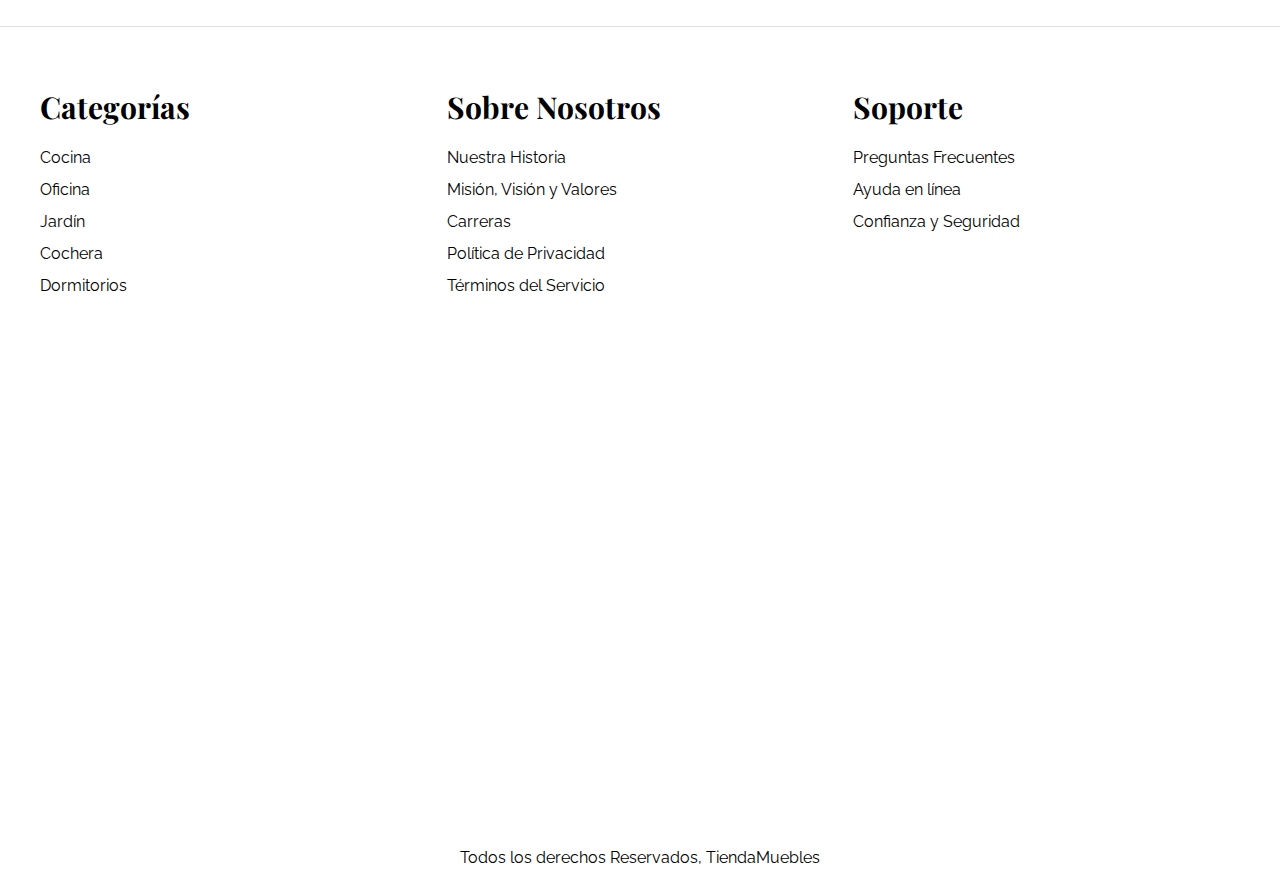
<file: Diseños CSS/Ecommerce muebles 2.0/contacto.html>
<!DOCTYPE html>
<html lang="es">
<head>
    <meta charset="UTF-8">
    <meta http-equiv="X-UA-Compatible" content="IE=edge">
    <meta name="viewport" content="width=device-width, initial-scale=1.0">
    <title>Ecommerce - Contacto</title>
    <link rel="stylesheet" href="css/normalize.css">
    <link rel="preconnect" href="https://fonts.googleapis.com">
<link rel="preconnect" href="https://fonts.gstatic.com" crossorigin>
<link href="https://fonts.googleapis.com/css2?family=Playfair+Display:wght@700&family=Raleway:wght@400;700;900&display=swap" rel="stylesheet">
    <link rel="stylesheet" href="css/app.css">
</head>
<body>
    <header>
        <h1 class="nombre-sitio">Tienda <span> Muebles </span></h1>
    </header>
    
    <div class="contenedor-navegacion">
        <nav class="nav-principal contenedor">
            <a href="index.html">Inicio</a>
            <a href="nosotros.html">Nosotros</a>
            <a href="tienda.html">Tienda</a>
            <a href="blog.html">Blog</a>
            <a href="galeria.html">Galería</a>
            <a href="contacto.html">Contacto</a>
        </nav>
    </div>

    
    <main class="contenido-principal contenedor ">
        <h2 class="text-center">Contacto</h2>

        <form class="formulario">
            <fieldset>
                <legend>Tus Datos</legend>
                
                <div class="campo">
                    <label for="nombre">Nombre: </label>
                    <input  id="nombre" type="text" placeholder="Tu Nombre" required>
                </div>

                <div class="campo">
                    <label for="asunto">Asunto:</label>
                    <input id="asunto" type="text" placeholder="Tu Asunto"  required>
                </div>

                <div class="campo">
                    <label for="email">E-mail:</label>
                    <input id="email" type="email" placeholder="Tu Email" >
                </div>

                <div class="campo">
                    <label for="tel">Teléfono:</label>
                    <input id="tel" type="tel" placeholder="Tu Teléfono" >
                </div>

                <div class="campo">
                    <label for="tel">Mensaje:</label>
                    <textarea rows="10" cols="20"></textarea>
                </div>

            </fieldset>

            <fieldset>
                <legend>País</legend>

                <div class="campo">
                    <label for="pais">País</label>
                    <select id="pais">
                        <option value="">-- Seleccione -- </option>
                        <option value="MX">México</option>
                        <option value="PR">Perú</option>
                        <option value="CO">Colombia</option>
                        <option value="AR">Argentina</option>
                        <option value="ES">España</option>
                        <option value="CL">Chile</option>
                    </select>

                </div>

            </fieldset>

            <fieldset>
                <legend>Información Extra</legend>
                
                <div class="campo">
                    <label for="cliente">Cliente</label>
                    <input id="cliente" type="radio" name="tipo" value="cliente">
                </div>

                <div class="campo">
                    <label for="proveedor">Proveedor</label>
                    <input id="proveedor" type="radio" name="tipo" value="proveedor">
                </div>

                <div class="campo">
                    <label for="categoria">Categoría de Interés</label>
                    <input list="categorias" name="categorias">
                    <datalist id="categorias">
                        <option value="Cocina">
                        <option value="Exterior">
                        <option value="Recamaras">
                        <option value="Oficina">
                        <option value="Televisión">
                    </datalist>
                </div>

            </fieldset>

            <input class="btn" type="submit" value="Enviar Formulario" >
        </form>
        
    </main>




    <footer class="site-footer">
        <div class="grid-footer contenedor">
            <div>
                <h3>Categorías</h3>

                <nav class="footer-menu">
                    <a href="#">Cocina</a>
                    <a href="#">Oficina</a>
                    <a href="#">Jardín</a>
                    <a href="#">Cochera</a>
                    <a href="#">Dormitorios</a>
                </nav>
            </div>

            <div>
                <h3>Sobre Nosotros</h3>
                <nav class="footer-menu">
                    <a href="#">Nuestra Historia</a>
                    <a href="#">Misión, Visión y Valores</a>
                    <a href="#">Carreras</a>
                    <a href="#">Política de Privacidad</a>
                    <a href="#">Términos del Servicio</a>
                </nav>
            </div>

            <div>
                <h3>Soporte</h3>
                <nav class="footer-menu">
                    <a href="#">Preguntas Frecuentes</a>
                    <a href="#">Ayuda en línea</a>
                    <a href="#">Confianza y Seguridad</a>
                </nav>
            </div>

        </div>

        <p class="copyright">Todos los derechos Reservados, TiendaMuebles</p>
    </footer>

</body>
</html>
</file>
<file: Diseños CSS/Audífonos TechPro/css/styles.css>
:root {
     --fuentePrincipal: 'Roboto', sans-serif;
     --fuenteSecundaria: 'Lato', sans-serif;

     --primario: #1073ba;
     --secundario:#00DA55;
     --gris: #3b3b3b;
     --negro: #1f1e1e;
     --grisClaro: #e1e1e1;

     --separacion: 5rem;
}

html{
   box-sizing: border-box;
   font-size: 62.5%;
}
*, *:before, *:after {
    box-sizing: inherit;
}


body{
    font-family: var(--fuentePrincipal);
    font-size: 1.6rem;
    line-height: 1.5rem;
}

/** GLOBALES PROYECTO **/

h1, h2, h3{
    font-weight: 900;
    font-family: var(--fuenteSecundaria);
    margin: calc(var(--separacion) / 2);
}

h1{
    font-size: 4.4rem;
}

h2{
    font-size: 3.6rem;
}

h3{
    font-size: 2.8rem;
}

img{
    max-width: 100%;
    display: block;
}

.contenedor{
    max-width: 120rem;
    width: 90%;
    margin:0 auto;
}

/** UTILIDADES **/
.text-center{
    text-align: center;
}

/** DEGRADADOS **/
.degradado-verde{
    color:transparent;
    background: linear-gradient(to right, var(--primario) 0%, var(--secundario) 100%);
    -webkit-background-clip:text;
    padding: 2rem;
    margin: auto;
}

/** HEADER **/
    .header{
        background-color: var(--negro);
        padding: calc(3 * var(--separacion));
        color: var(--grisClaro);
    }

    .header img{
        width: 100%;
        height: auto;
    }

    @media(min-width:768px){
        .contenido-header{
            display: grid;
            grid-template-columns: repeat(2, 1fr);
        }
    }

    .texto-header{
        text-align: center;
        padding-top: 5rem;
    }@media(min-width:768px){
        .texto-header{
            text-align: left;
            padding:0;
            display: flex;
            flex-direction: column;
            justify-content: space-between;
        }
    }

    .tagline-producto{
        font-size: 3rem;
        font-weight: 900px;
        margin: 0;
        line-height: 1;
    }

    .nombre-producto{
        font-size: 6rem;
    }@media(min-width:768px){
        .nombre-producto{
            font-size: 8rem;
            margin: 0;
            line-height: 1;
        }
    }

.precio-producto span{
    font-size: 4rem;
    font-weight: 900px;
}

/** SECTION ICONOS **/

.iconos{
    padding-top: 5rem;
    padding-bottom: 5rem;
}@media(min-width:768px){
    .iconos{
        padding-top: 5rem;
        padding-bottom: 5rem;
    }
}


.iconos .icono img{
    height: 5rem;
    margin: auto;
}

.iconos .icono h3{
    text-align: center;
    
}

.iconos .icono p{
    text-align: justify;
    
}
@media(min-width:768px){
    .iconos{
        padding-top: 5rem;
        display: grid;
        grid-template-columns: repeat(3, 1fr);
        gap: 5rem

    }

    .iconos .icono img{
        height: 5rem;
        margin: auto;
    }

    .iconos .icono h3{
        color: var(--primario);
        text-align: center;
        line-height: 1.2em;
        
    }

    .iconos .icono p{
        text-align: justify;
        
    }
}


/** SECTION SOBRE TECH **/


.notavif .notwebp .sobre-tech{
    background-image: linear-gradient(to bottom, transparent 50%, var(--primario) 0%), url(../img/imagen-mujer.jpg);
    background-position: right;
    background-repeat: no-repeat;
    background-size: cover;
}@media(min-width:768px){
    .notavif .notwebp .sobre-tech{
        background-image: linear-gradient(to left, transparent 50%, var(--primario) 0%), url(../img/imagen-mujer.jpg);
        background-position: right;
        background-repeat: no-repeat;
        background-size: cover;
    }
}

.avif .sobre-tech{
    background-image: linear-gradient(to bottom, transparent 50%, var(--primario) 0%), url(../img/imagen-mujer.avif);
    background-position: right;
    background-repeat: no-repeat;
    background-size: cover;
}@media(min-width:768px){
    .avif .sobre-tech{
        background-image: linear-gradient(to left, transparent 50%, var(--primario) 0%), url(../img/imagen-mujer.avif);
        background-position: right;
        background-repeat: no-repeat;
        background-size: cover;
    }
}

.webp .sobre-tech{
    background-image: linear-gradient(to bottom, transparent 50%, var(--primario) 0%), url(../img/imagen-mujer.webp);
    background-position: right;
    background-repeat: no-repeat;
    background-size: cover;
}@media(min-width:768px){
    .webp .sobre-tech{
        background-image: linear-gradient(to left, transparent 50%, var(--primario) 0%), url(../img/imagen-mujer.webp);
        background-position: right;
        background-repeat: no-repeat;
        background-size: cover;
    }
}

.sobre-tech-grid{
    display: grid;
    grid-template-rows: repeat(2, 40rem);
    row-gap: var(--separacion);
}@media(min-width:768px){
    .sobre-tech-grid{
        display: grid;
        grid-template-rows: 15rem 35rem;
        grid-template-columns: repeat(2, 1fr);
        row-gap: unset;
        column-gap: 1rem;
    }
}

.texto-sobre-tech{
    grid-row: 2/3;
    color: var(--grisClaro);
    display: flex;
    flex-direction: column;
    justify-content: space-evenly;
    text-align: justify;
}@media(min-width:768px){
    .texto-sobre-tech{
        grid-row: 2/3;
        color: var(--grisClaro);
        display: flex;
        flex-direction: column;
        justify-content: space-evenly;
        text-align: justify;
        padding-right: 5rem;
    }
}

.texto-sobre-tech h2{
    font-size: 4rem;
}
.texto-sobre-tech p{
    font-size: 2rem;
    line-height: 2;
}


/** SECTION SOBRE MODELOS **/
.modelos {
    padding: var(--separacion) 0;
}

.header-modelos {
    font-size: 6rem;
    margin-bottom: var(--separacion);
}


.listado-modelos {
    display: flex;
    flex-direction: column-reverse;
}

@media (min-width: 992px) { 
    .listado-modelos {
        display: grid;
        grid-template-columns: repeat(2, 1fr);
        grid-template-rows: repeat(2, 20rem);
        gap: 4rem;
    }
}

.modelo {
    background-color: var(--grisClaro);
    margin-bottom: 2rem;
    padding-left: 4rem;
    color: var(--primario);
    border-radius: 2rem;
    min-height: 20rem;
    background-repeat: no-repeat;
    background-position: 90% center;
    background-size: 15rem;
    display: flex;
    flex-direction: column;
    justify-content: center;
    transition-property: transform background-size;
    transition-duration: .3s;
}
.modelo:hover {
    transform: scale(1.1);
    background-size: 30rem;
}


@media (min-width: 992px) { 
    .modelo {
        margin-bottom: 0;
    }
}

.modelo h3 {
    font-size: 2.4rem;
}

.modelo .precio {
    font-size: 4rem;
    font-weight: 900;
    line-height: 0;
}

.modelo:first-of-type {
    margin-bottom: 0;
}

.modelo-X {
    background-image: url(../img/modelo-x.svg);
}
.modelo-Y {
    background-image: url(../img/modelo-y.svg);
}

.modelo-Z {
    background-image: url(../img/modelo-z.svg);
    background-color: var(--primario);
    color: var(--blanco);
}
@media (min-width: 992px) { 
    .modelo-Z {
        grid-column: 2 / 3;
        grid-row: 1 / 3;
        background-size: 25rem;
    }
    .modelo-Z h3 {
        font-size: 4rem;
    }
}
.modelo-Z .precio {
    font-size: 6rem;
}



/** NEWSLETTER **/

.notavif .notwebp .newsletter{
    background-image: linear-gradient( to bottom, transparent 50%, var(--grisClaro) 0%), url(../img/newsletter.jpg);
    background-position: center bottom;
    background-repeat: no-repeat;
    background-size: cover;
}

.webp  .newsletter{
    background-image: linear-gradient( to bottom, transparent 50%, var(--grisClaro) 0%), url(../img/newsletter.webp);
    background-position: center bottom;
    background-repeat: no-repeat;
    background-size: cover;
}

.webp .newsletter{
    background-image: linear-gradient( to bottom, transparent 50%, var(--grisClaro) 0%), url(../img/newsletter.avif);
    background-position: center bottom;
    background-repeat: no-repeat;
    background-size: cover;
}

.contenido-newsletter{
    display: grid;
    grid-template-rows: repeat(2, 30rem);
    gap: var(--separacion);
}@media(min-width:768px){
    .contenido-newsletter{
        display: grid;
        grid-template-columns: repeat(2, 1fr);
    }
}

.texto-newsletter{
    grid-row: 2/3;
}@media(min-width:768px){
    .texto-newsletter{
        grid-column: 1/3;
        grid-row: 2/3;
        display: grid;
        grid-template-columns: repeat(2, 1fr);
        column-gap: 2rem;
    }

    .texto-newsletter h2{
        grid-column: 1/3;
        text-align: center;
    }
    .texto-newsletter p{
        grid-column: 1/2;
        text-align: justify;
        margin: 3rem;
    }
}

.formulario{

}@media(min-width:768px){
    .formulario form{
        grid-column: 2/3;
    }
}

.formulario input[type="text"]{
    width: 100%;
    padding-bottom: 2rem;
}

.formulario input[type="submit"]{
    width: 100%;
    padding-bottom: 2rem;
    background-color: var(--primario);
    text-transform: uppercase;
    color: #e1e1e1;
    font-size: 2rem;
    font-weight: 900;
    border: none;
    line-height: 50px;
}


/** FOOTER **/
.footer p{
    text-align: center;
    font-family: var(--fuenteSecundaria);
    text-transform: uppercase;
    color: var(--primario);
    padding: 3rem 0 2rem 0;
}
</file>
<file: Diseños CSS/Banco Online/css/styles.css>
:root {
    --primario: #6834a6;
    --blanco: #FFF;
    --negro: #000000;
    --fuentePrincipal: 'Poppins', sans-serif;
}
html {
    font-size: 62.5%;
    box-sizing: border-box;
}
*, *:before, *:after {
    box-sizing: inherit;
}
body {
    font-family: var(--fuentePrincipal);
    font-size: 1.6rem;
    line-height: 1.8;
}
h1, h2, h3 {
    font-weight: 900;
    margin: 2rem 0;
}
h1 {
    font-size: 5rem;
}
h2 {
    font-size: 4.6rem;
}
h3 {
    font-size: 3rem;
}
a {
    text-decoration: none;
}
img {
    max-width: 100%;
    display: block;
}


[class$="__contenedor"]{
    max-width: 120rem;
    margin: 0 auto;
    width: 90%;
}@media (min-width: 2000px){
    [class$="__contenedor"]{
        max-width: 190rem;
        margin: 0 auto;
        width: 90%;
    }
}


/* HEADER */

.header{
    background-image: url(../img/header_bg.svg);
    background-repeat: no-repeat;
    background-position: top right;
    background-size: 10rem;
    padding-top: 5rem;
}@media (min-width: 768px){
    .header{
        background-image: url(../img/header_bg.svg);
        background-repeat: no-repeat;
        background-position: top right;
        background-size: 55rem;
        padding-top: 5rem;
    }
}@media (min-width: 1000px){
    .header{
        background-image: url(../img/header_bg.svg);
        background-repeat: no-repeat;
        background-position: top right;
        background-size: 70rem;
        padding-top: 5rem;
    }
}@media (min-width: 1200px){
    .header{
        background-image: url(../img/header_bg.svg);
        background-repeat: no-repeat;
        background-position: top right;
        background-size: 90rem;
        padding-top: 5rem;
    }
}


@media (min-width: 768px){
    .header__barra{
        display: flex;
        flex-direction: row;
        justify-content: space-between;
    }
}

.header__logo{
    width: 15rem;
    margin: auto;
    margin-bottom: 3rem;
    display: flex;
    flex-direction: row;
    justify-content: center;
}@media(min-width:768px){
    .header__logo{
        width: 15rem;
        margin: 0 0 3rem 0;
    }
}

.navegacion{
    display: flex;
    flex-direction: column;
    text-align: center;
}@media (min-width: 768px){
    .navegacion{
        display: flex;
        flex-direction: row;
        gap: 2rem;
        align-items: flex-start;
    }
}

.navegacion__link{
    text-decoration: none;
    color: var(--primario);
    font-weight: bold;
    font-size: 2.5rem;
}@media (min-width: 768px){
    .navegacion__link{
        text-decoration: none;
        color: var(--blanco);
        font-weight: bold;
    }
}

.header__grid{
    display: flex;
    flex-direction: column;
    margin-top: 4rem;
}@media (min-width: 768px){
.header__grid{
    display: grid;
    align-items: center;
    grid-template-columns: repeat(2, 1fr);
    align-items: center;
    }
}


.header__heading{
    text-align: center;
    font-size: 3rem;
}@media (min-width: 768px){
    .header__heading{
        text-align: left;
        font-size: 5rem;
    }
}

.header__boton {
    background-color: var(--primario);
    display: block;
    padding: 1rem;
    text-align: center;
    color: var(--blanco);
    margin-bottom: 4rem;
    max-width: 85%;
    margin-left: auto;
    margin-right: auto;
}
@media (min-width: 768px) { 
    .header__boton {
        padding: 1rem 3rem;
        display: inline-block;
    }
}

.header__imagen{
    margin: auto;
    max-height: 90rem;
}@media (min-width: 768px){
    .header__imagen{
        margin: auto;
        max-height: 700px;
    }
}


/* HEADER */
.nucleus{
    margin-top: 5rem;
}

.nucleus__heading{
    text-align: center;
    margin-bottom: 3rem;
    font-size: 3rem;
}@media (min-width: 768px){
    .nucleus__heading{
        text-align: center;
        margin-bottom: 3rem;
    }
}


.nucleus__grid{
    display: flex;
    flex-direction: column-reverse;
}@media (min-width: 768px){
    .nucleus__grid{
        display: grid;
        grid-template-columns: 1fr 1fr;
        gap: 5rem;
        align-items: center;
    }
}

.nucleus__imagen img{
    margin: auto;
    max-height: 90rem;
}@media (min-width: 768px){
    .nucleus__imagen img{
        margin: auto;
        max-height: 700px;
    }
}

.listado__elemento{
    box-shadow: 0px 0px 15px 3px rgb(0 0 0 / .30);
    background-color: var(--blanco);
    padding: 2rem;
    margin-bottom: 5rem;
    max-width: 55.5rem;
    transition: transform 0.3s ease-in-out;
}

.listado__elemento:hover{
    transform: scale(1.07);
}

.listado__heading{
    font-size: 2rem;
    color: var(--primario);
    margin: 0;
}

.listado__texto{
    margin: 0;
}


/** SEGURIDAD **/
.seguridad{
    background-color: var(--primario);
    padding: 20rem 0;
    position: relative;
    margin-top: 10rem;
    overflow: hidden;
}

.seguridad::before, .seguridad::after{
    background-color: var(--blanco);
    content: '';
    height: 20rem;
    width: 150%;
    position: absolute;
}

.seguridad::before{
    bottom:-10rem;
    left:0;
    transform: rotate(3deg);
}

.seguridad::after{
    top:-10rem;
    left:0;
    transform: rotate(3deg);
}

.seguridad__heading{
    text-align: center;
    color: var(--blanco);
    margin-bottom: 5rem;
}

@media(min-width:768px){
    .seguridad__grid{
        display: grid;
        grid-template-columns: repeat(2, 1fr);
        gap: 1rem;
    }
}

/** COMISIONES GRID **/
.comisiones__heading{
    text-align: center;
    margin-bottom: 3rem;
    font-size: 3rem;
}@media (min-width: 768px){
    .comisiones__heading{
        text-align: center;
        margin-bottom: 3rem;
    }
}

@media(min-width:768px){
    .comisiones_grid{
        display: grid;
        grid-template-columns: 1fr 1fr;
        column-gap: 5rem;
        align-items: center;
    }
}

.listado__elemento__2col{
    display: flex;
    flex-direction: column;
    align-items: center;
}@media(min-width:768px){
    .listado__elemento__2col{
        display: flex;
        flex-direction: row;
        gap: 2rem;
    }
}


.listado__numero{
    font-size: 2.5rem;
    font-weight: bold;
    color: var(--primario);
}


.comisiones__imagen img{
    margin: auto;
    max-height: 90rem;
}@media (min-width: 768px){
    .comisiones__imagen img{
        margin: auto;
        max-height: 450px;
    }
}


/** TESTIMONIAL **/

.testimoniales{
    background-color: #6834a6;
    padding-bottom: 3rem;
}

.testimoniales__heading{
    padding-top: 5rem;
    margin: 0;
    text-align: center;
    color: var(--blanco);
}

.testimoniales__grid{
    display: grid;
    grid-template-rows: repeat(6, 1fr);
    row-gap: 2rem;
    max-width: 55.5rem;
}@media(min-width:768px){
    .testimoniales__grid{
        display: grid;
        grid-template-columns: repeat(2, 1fr);
        grid-template-rows: repeat(3, 1fr);
        row-gap: 2rem;
        column-gap: 2rem;

    }
}

.testimonial{
    background-color: var(--blanco);
    padding: 2rem;
    max-width: 55.5rem;
    transition: transform 0.3s ease-in-out;
}

.testimonial:hover{
    transform: scale(1.07);
}

.testimonial__texto{
    margin: 0;
}

.testimonial__autor{
    margin: 0;
    text-align: right;
    font-size: 1rem;
    font-weight: bold;
    color: var(--primario);
}


/** FOOTER **/

.footer{
    background-color: #402067;
    padding-top: 3rem;
    padding-bottom: 2rem;
}

.footer__grid{
    display: grid;
    grid-template-rows: 1fr 2fr;
    row-gap: 2rem;
    justify-items: center
}

.footer__logo{
    width: 10rem;
    height: 1rem;
    margin: auto;
}

.navegacionFooter{
    display: flex;
    flex-direction: column;
    gap: 0.5rem;
}@media(min-width:768px){
    .navegacionFooter{
        display: flex;
        flex-direction: row;
        gap: 0.5rem;
    } 
}

.navegacionFooter__link{
    text-decoration: none;
    color: var(--blanco);
    font-size: 1rem;
    text-align: center;
}
</file>
<file: Diseños CSS/Ecommerce muebles 1.0/css/app.css>
/** GLOBALES -----------------------------------------------------------  **/

html {
    box-sizing: border-box; /** Hace que el páding no modifique el tamaño de los elementos  **/
    font-size: 62.5%; /** Transformacion de 10x para rem  **/
  }

  *, *:before, *:after {
    box-sizing: inherit;
  }

h1 {
    font-family:'Playfair Display', serif;
    color: rgba(77, 77, 77, 0.788);
}

h1 {
    font-family:'Playfair Display', serif;
    margin: 0;
    font-size: 4rem;
}

h2, h3 {
    font-family:'Playfair Display', serif;
    margin: 0;
    font-size: 3rem;
}

h3 {
    font-size: 3rem;
}

h1 span{
    color:  #037bc0 
}

a {
text-decoration: none;
color: black;
}

img {
    width: 100%;
    display: block;
}

body {
    font-family: 'Raleway', sans-serif;
    line-height: 2; /** Separación de texto **/
}

p {
    font-size: 1.6rem;
}

nav {
    font-size: 2rem;
}



/** HEADER Y NAVEGACION ---------------------------------------------------------------- **/
.nombre-sitio {
    margin-top: 100px;
    margin-bottom: 100px;
    text-align: center;
}

.contenedor-navegacion {
    width: 100%;
    border-top: 0.1rem solid #e1e1e1;
}

.nav-principal {
    padding-top: 2rem;
    padding-bottom: 2rem;
    display: flex;
    flex-direction: row;
    justify-content: space-evenly
}

.contenedor{
    max-width: 120rem;
    margin: 0 auto
}

.hero {
    background-image: url(../img/principal.jpg);
    background-repeat: no-repeat;
    background-size: cover;
    background-position: center center;
    height: 55rem;
}

/** CATEGORIAS**/
.categorias{
    padding-top: 5rem;
}


.categorias h2 {
    text-align: center;
}

.listado-categorias{
    display: grid;
    grid-template-columns: repeat(3, 1fr);
    gap: 2rem;
}

.categoria a{
     display: block;
     text-align: center;
     padding-top: 2rem;
     padding-bottom: 0.8rem;
     font-size: 2rem;
}

.categoria a:hover{
    background-color: rgba(31, 68, 233, 0.788);
    color: #ffffff;
    border-bottom-left-radius: 1rem;
    border-bottom-right-radius: 1rem;
}




/** BLOQUE NOSOTROS ------------------------------------------------------------------- **/
.sobre-nosotros { /**  Creaos la fusion con un degradado**/
    background-image: linear-gradient(to right, transparent 50%, #037bc0 50%), url(../img/nosotros.jpg);
    background-repeat: no-repeat; /**  No se repita la imagen si se sobre sale**/
    background-position:  center; /**  La imagen la centramos**/
    padding: 15rem 0 15rem 0; /** Crear más espacios para imagen **/
    background-size: 100%, 100%; /**  El tamaños del azul y el de la imagen**/

}

.sobre-nosotros-grid{ 
    display: flex;
    justify-content: flex-end;

}

.sobre-nosotros-texto{
   flex-basis: 50%;
   padding-left: 4rem;
   color: white;

}


/** Utilidades **/
.text-center{
    text-align: center;
}

/** Nuestros Productos  ----------------------------------------------------------------------------------------------------------------------------------**/

.contenido-principal {
    padding-top: 5rem;
}


.listado-producto {
    display: grid; 
     grid-template-columns: repeat(6, 1fr);
     column-gap: 2rem;
     row-gap: 2rem;
}

.producto:nth-child(1){
    grid-column-start: 1;
    grid-column-end: 7;
    display: grid;
    grid-template-columns: 3fr 1fr;
}

.producto:nth-child(1) img{
    height: 100%;
    width: 100%;
    object-fit: cover;
}

.producto:nth-child(2){
    grid-column-start: 1;
    grid-column-end: 4;
}

.producto:nth-child(2) img{
    height: 30rem;
    width: 100%;
    object-fit: cover;
}

.producto:nth-child(3){
    grid-column-start: 4;
    grid-column-end: 7;
}

.producto:nth-child(3) img{
    height: 30rem;
    width: 100%;
    object-fit: cover;
}

.producto:nth-child(4){
    grid-column-start: 1;
    grid-column-end: 3;
}

.producto:nth-child(4) img{
    height: 20rem;
    width: 100%;
    object-fit: cover;
}

.producto:nth-child(5){
    grid-column-start: 3;
    grid-column-end: 5;
}

.producto:nth-child(5) img{
    height: 20rem;
    width: 100%;
    object-fit: cover;
}

.producto:nth-child(6){
    grid-column-start: 5;
    grid-column-end: 7;
}

.producto:nth-child(6) img{
    height: 20rem;
    width: 100%;
    object-fit: cover;
}

.producto {
    background-color: #037bc0;
}

.texto-producto {
    padding: 3rem;
    text-align: center;
    color: white;
}

.texto-producto h3 {
    margin: 0;
}

.texto-producto p{
    margin: 0;
}


.texto-producto  .precio {
    font-size: 2.8rem;
    font-weight: 900;
}

.texto-producto a{
    padding: 1rem;
    background-color: #3ec074;
    display: block;
    color:  white;
    font-weight: 900;
    font-size: 1.5rem;
    text-transform: uppercase;
    transition: background-color .3s ease-out;
}

.texto-producto a:hover{
    background-color: #34a764;
}


/** FOOTER  ------------------------------------------------------------------- **/
.site-footer{
    margin-top: 5rem;
    padding-top: 2rem;
    padding-bottom: 3rem;
    border: 1px solid #e1e1e1;
}

.grid-footer {
    display: grid;
    grid-template-columns: repeat(3, 1fr);
    gap: 2rem;
}

.grid-footer h3{
    font-size: 2rem;
    margin:auto;
}

.footer-menu a{
    font-size: 1.2rem;
    display: block;
}

.copyright{
    font-size: 1rem;
    margin: 6rem;
    text-align: center;
}


/** SOBRE NOSOTROS  ----------------------------------------------------------------------------------------------------------------------------------**/
/** CSS SOBRE NOSOTROS ----------------------------------------------------------------------------------------------------------------------------------**/

.contenido-nosotros {
    display: grid;
    grid-template-columns: 1.2fr 1.8fr;
    grid-template-columns: repeat(auto-fit, minmax(25rem, 1fr));
    gap: 3rem;
}

.imagen{
    margin-top: 0.8rem;
}

.informacion-nosotros {
    display: flex;
    flex-direction: column;
    justify-content: space-evenly
}

.informacion-nosotros p{
    margin-top: 0rem;
}



/** CSS BLOG  ----------------------------------------------------------------------------------------------------------------------------------**/
/** BLOG  ----------------------------------------------------------------------------------------------------------------------------------**/

.contenedor-blog{
    display: grid;
    grid-template-columns: 3fr 1fr;
    gap: 5rem;
}

.entrada {
   border-bottom: 2px solid #e1e1e1;
   padding-top: 3rem;
   margin-bottom: 2rem;
}

.entrada:last-child{
    border-bottom: none;
}

.entrada-meta{
    display: flex;
    flex-direction: row;
    justify-content: space-between;
    margin-top: 0rem;
}

.entrada-meta p {
    font-size: 1.2rem;
}

.entrada-meta span{
    font-style: italic;
}

.btn {
    padding: 1rem;
    background-color: #3ec074;
    display: block;
    color: white;
    font-weight: 900;
    font-size: 1.5rem;
    text-transform: uppercase;
    transition: background-color .3s ease-out;
    max-width: 20rem;
    max-height: 4rem;
    margin-bottom: 2rem;
    border-radius: 15% / 40%;
    text-align: center;
}

.btn:hover {
    background-color: #2c9557;
    cursor: pointer;
}



/** CSS ENTRADA  ----------------------------------------------------------------------------------------------------------------------------------**/
/** ENTRADA  ----------------------------------------------------------------------------------------------------------------------------------**/

.contenedor-entrada{
    width: 80rem;
    margin: auto;
}


/** CSS GALERIA  ----------------------------------------------------------------------------------------------------------------------------------**/
/** galeria  ----------------------------------------------------------------------------------------------------------------------------------**/

.galeria{
    list-style: none;
    margin: 0;
    padding: 0;
    display: grid;
    grid-template-columns: repeat(3, 1fr);
    gap: 1rem;
}

.galeria img{
    width: 390px;
    height: 250px;
}



/** CSS FORMULARIO  ----------------------------------------------------------------------------------------------------------------------------------**/
/** FORMULARIO  ----------------------------------------------------------------------------------------------------------------------------------**/

.formulario {
    max-width: 60rem;
    margin: auto;
}

.formulario fieldset{
    border: 1px solid black;
    margin-bottom: 2rem;
}

.formulario legend{
    background-color: #037bc0;
    color: white;
    font-weight: bold;
    text-align: center;
    font-size: 1.8rem;
    text-transform: uppercase;
    padding: 0.5rem;
    margin-bottom: 3rem;
    width: 100%;
}

.campo{
    display: flex;
    margin-bottom: 1.5rem;
}

.campo label{
    flex-basis: 10rem;
}

.campo input[type="text"],
.campo input[type="email"],
.campo input[type="tel"],
.campo textarea,
.campo select, 
#categorias
{
    flex:1;
    padding-top: 0.5rem;
    padding-bottom: 0.5rem;
}
</file>
<file: Diseños CSS/Ecommerce muebles 2.0/css/app.css>
html {
    box-sizing: border-box;
    font-size: 62.5%; /* 1REM = 10px */
}
*, *:before, *:after {
    box-sizing: inherit;
}
body {
    font-family: 'Raleway', sans-serif;
    font-size: 1.6rem;
    line-height: 2;
}

/* Globales */
h1, 
h2, 
h3 {
    font-family: 'Playfair Display', serif;
    margin: 0 0 5rem 0;
}


h1 {
    font-size: 3.8rem;
}
@media(min-width:768px){
    h1{
        font-size: 5rem;
    }
}

h2 {
    font-size: 3.2rem;
}
@media(min-width:768px){
    h2{
        font-size: 3rem;
    }
}

h3 {
    font-size: 2.4rem;
}
@media(min-width:768px){
    h3{
        font-size: 3rem;
    }
}

a {
    text-decoration: none;
    color: #000;
}
.contenedor {
    max-width: 120rem;
    margin: 0 auto;
}
img {
    max-width: 100%;
    display: block;
}

.btn {
    background-color: #8cbc00;
    display: block;
    color: #FFF;
    text-transform: uppercase;
    font-weight: 900;
    padding: 1rem;
    transition: background-color .3s ease-out ;
    text-align: center;
    border: none;
}
.btn:hover {
    background-color: #769c02;
    cursor: pointer;
}

/** Utilidades */
.text-center {
    text-align: center;
}

.max-width-30 {
    max-width: 30rem;
}

/** Header y Navegacion **/
.nombre-sitio {
    margin-top: 5rem;
    text-align: center;
}
.nombre-sitio span {
    color: #037bc0;
}
.contenedor-navegacion {
    border-top: .1rem solid #e1e1e1;
}

.nav-principal {
    padding: 2rem 0;
    display: flex;
    flex-direction: column;
    align-items: center;
}@media(min-width:768px){
    .nav-principal {
    padding: 2rem 0;
    display: flex;
    flex-direction: row;
    justify-content: space-between;
}
}

.hero {
    background-image: url(../img/principal.jpg);
    background-repeat: no-repeat;
    background-size: cover;
    background-position: center center;
    height: 25rem;
}@media(min-width: 768px){
    .hero {
    background-image: url(../img/principal.jpg);
    background-repeat: no-repeat;
    background-size: cover;
    background-position: center center;
    height: 55rem;
    }
}

/** Categorias **/
.categorias {
    padding-top: 5rem;
    padding-bottom: 5rem;
}

.categorias img{
    width: 100%;
}

.categoria a{
    margin-bottom: 0rem;
}@media(min-width: 768px){
    .categoria a{
        margin-bottom: 2rem;
    }
}

.categoria a {
    text-align: center;
    display: block;
    padding: 2rem;
    font-size: 2rem;

}
.categoria a:hover {
    background-color: #037bc0;
    color: #FFFFFF;
    border-bottom-right-radius: 1rem;
}

.listado-categorias {
    display: grid;
    grid-template-columns: 1fr;
    gap: 2rem;
    place-content: center;
}@media(min-width: 768px){
    .listado-categorias {
        display: grid;
        grid-template-columns: repeat(3, 1fr);
        gap: 2rem;
    }
}

/** Bloque Nosotros */

.sobre-nosotros {
    background-image: linear-gradient( to bottom, transparent 50%, #037bc0 50%, #037bc0 100% ), url(../img/nosotros.jpg);
    background-position: center top left ;
    padding: 2rem 0 2rem;
    background-repeat: no-repeat;
    background-size: 100%, 80rem;
}@media(min-width:768px){
    .sobre-nosotros {
        background-image: linear-gradient( to right, transparent 50%, #037bc0 50%, #037bc0 100% ), url(../img/nosotros.jpg);
        background-position: left center ;
        padding: 10rem 0;
        background-repeat: no-repeat;
        background-size: 100%, 160rem;
    }
}

.sobre-nosotros-grid {
    display: grid;
    grid-template-rows: repeat(2, 1fr);
    row-gap: 4rem;
}@media(min-width:768px){
    .sobre-nosotros-grid {
        display: grid;
        grid-template-columns: repeat(2, 1fr);
        grid-template-rows: 1fr;
        column-gap: 4rem;
    }
}

.texto-nosotros {
    grid-row: 2/3;
    padding-left: 5rem;
    padding-right: 5rem;
    color: #FFF;
    text-align: justify;
}@media(min-width:768px){
    .texto-nosotros {
        grid-row: 1/2;
        grid-column: 2/3;
        padding-left: 10rem;
        color: #FFF;
    }
}

.texto-nosotros h2 {
    text-align: center;
}@media(min-width:768px){
    .texto-nosotros {

    }
}



/** Listado de Productos **/
.contenido-principal {
    padding-top: 5rem;
}@media(min-width:768px){
    .listado-productos {
        display: grid;
        grid-template-columns: repeat(6, 1fr);
        gap: 2rem;
    }
    .producto:nth-child(1) {
        grid-column-start: 1;
        grid-column-end: 7;
        display: grid;
        grid-template-columns: 3fr 1fr;
    }
    .producto:nth-child(1) img {
        height: 43rem;
        width: 100%;
        object-fit: cover;
    }
    .producto:nth-child(2) {
        grid-column-start: 1;
        grid-column-end: 4;
    }
    .producto:nth-child(2) img,
    .producto:nth-child(3) img {
        height: 30rem;
        width: 100%;
        object-fit: cover;
    }
    .producto:nth-child(3) {
        grid-column-start: 4;
        grid-column-end: 7;
    }
    .producto:nth-child(4) {
        grid-column-start: 1;
        grid-column-end: 3;
    }
    .producto:nth-child(5) {
        grid-column-start: 3;
        grid-column-end: 5;
    }
    .producto:nth-child(6) {
        grid-column-start: 5;
        grid-column-end: 7;
    }
}

.producto {
    background-color: #037bc0;
}

.texto-producto {
    text-align: center;
    color: #FFFFFF;
    padding: 2rem;
}
.texto-producto h3 {
    margin: 0;
}
.texto-producto p {
    margin: 0 0 .5rem 0;
}
.texto-producto .precio {
    font-size: 2.8rem;
    font-weight: 900;
}


/** Footer **/
.site-footer {
    border-top: 1px solid #e1e1e1;
    margin-top: 5rem;
    padding-top: 5rem;
}
.site-footer h3 {
    margin-bottom: .5rem;
    text-align: center;
}@media(min-width:768px){
    .site-footer h3 {
        margin-bottom: .5rem;
        text-align: left;
    }
}

.grid-footer {
    display: grid;
    grid-template-rows: repeat(3, 1fr);
    gap: 2rem;
}@media(min-width:768px){
    .grid-footer {
        display: grid;
        grid-template-columns: repeat(3, 1fr);
        gap: 2rem;
    }
}

.footer-menu a {
    display: block;
    text-align: center;
}@media(min-width:768px){
    .footer-menu a {
        display: block;
        text-align: left;
    }
}

.copyright {
    margin-top: 5rem;
    text-align: center;
}

/** Nosotros **/
.contenido-nosotros {
    display: grid;
    grid-template-columns: 1fr 2fr;
    grid-template-columns: repeat(auto-fit, minmax( 25rem, 1fr ) );
    column-gap: 4rem;
}
.informacion-nosotros {
    display: flex;
    flex-direction: column;
    justify-content: center;
    padding: 5rem;
}@media(min-width:768px){
    .informacion-nosotros {
        display: flex;
        flex-direction: column;
        justify-content: center;
        padding: 0rem
    }
}

/** Blog */
.contenedor-blog {
    display: grid;
    grid-template-columns: 1fr;
    column-gap: 4rem;
}@media(min-width:768px){
    .contenedor-blog {
        display: grid;
        grid-template-columns: 2fr 1fr;
        column-gap: 4rem;
    }
}

.contenido-blog{
    padding: 2rem 2rem 4rem 2rem;
}

.entrada {
    border-bottom: 2px solid #e1e1e1;
    margin-bottom: 2rem;
}

.entrada h2{
    text-align: center;
}@media(min-width: 768px){
    .entrada h2{
        text-align: left;
    }
}

.entrada-blog{
    padding-bottom: 4rem;
}

.entrada:last-of-type {
    border: none;
}

@media(min-width:768px){
    .entrada-meta {
        display: flex;
        justify-content: space-between;
    }
}

.entrada-meta p {
    font-weight: bold;
}
.entrada-meta span {
    color: #037bc0;
}
.contenido-entrada-blog {
    width: 60rem;
    margin: 0 auto;
}

.max-width-30{
    max-width: 100%;
}@media(min-width:768px){
    .max-width-30{
        max-width: 25rem;
    }
}

/* Formulario */

.formulario {
    max-width: 60rem;
    margin: 0 auto;
}

.formulario fieldset {
   border: 1px solid black;
   margin-bottom: 2rem;
}
.formulario legend {
    background-color: #005485;
    width: 100%;
    text-align: center;
    color: #FFF;
    text-transform: uppercase;
    font-weight: 900;
    padding: 1rem;
    margin-bottom: 4rem;

}

.campo {
    display: flex;
    margin-bottom: 2rem;
}
.campo label {
    flex-basis: 10rem;
} 
.campo input:not([type="radio"]),
.campo textarea,
.campo select  {
    flex: 1;
    border: 1px solid #e1e1e1;
    padding: 1rem;
}
</file>
<file: Manuales/Grid 1.0/css/style.css>
:root {
    --azul: #0071b7;
    --blanco: #FFF;
    --naranja: #ff4f1e;
}
html {
    font-size: 62.5%; /** 1REM = 10pX **/
}

body {
    background-color: var(--azul);
    font-family:  'Lato', sans-serif;
    font-size: 1.6rem;
}



h1, h2 {
    color: var(--blanco);
    text-align: center;
    margin: 5rem 0;
}

.contenedor {
    max-width: 120rem;
    margin: 0 auto;
}
.box {
    background-color: var(--naranja);
    color: var(--blanco);
    padding: 5rem;
    display: flex;
    justify-content: center;
    align-items: center;
    font-size: 4rem;
    margin-bottom: 2rem;
} 

.texto{
    max-width: 120rem;
    min-height: 10rem;
    margin-top: 1rem;
    background-color: white;

}

.texto p{
    padding-top: 2rem;
    padding-left: 2rem;
    padding-bottom: 2rem;
}

/** 01 **/
.grid-1{
    display: grid;
}

/** 02 **/

.grid-2{
    display: grid;
    grid-template-columns: 200px 200px 200px;
}

.grid-2 .box:nth-child(1){
    grid-column-start: 1;
    grid-column-end: 3;
}

/** 03 **/
.grid-3{
    display: grid;
    grid-template-rows: 300px 300px 300px;
}

.grid-3 .box:nth-child(2){
    grid-row-start: 1;
    grid-row-end: 2;
}

/** 04 **/
.grid-4{
    display: grid;
    grid-template-columns: repeat(3, 300px);
    grid-template-rows: repeat(2, 300px);
}

.grid-4 .box:nth-child(2){
    background-color: #00b74f;
    grid-column: 2 / span 2;
    grid-row: 1 / span 2;
}

/** 5 **/
.grid-5{
    display: grid;
    grid:  repeat(2, 300px) / repeat(3, 300px);
}


/** 6 **/
.grid-6{
    display: grid;
    grid: repeat(2, 300px) / repeat(3, 300px);
    grid-auto-flow: dense;
}


.grid-6 .box:nth-child(2){
    grid-column: 1 / 2;
    
}


/** 7 **/
.grid-7{
    display: grid;
    grid: repeat(2, 1fr) / 2fr repeat(2, 1fr);
}


/** 8 **/
.grid-8{
    display: grid;
    grid: repeat(2, 1fr) / repeat(3, 1fr);
    gap: 4rem 4rem ;
}

/** 9 **/
.grid-9{
    display: grid;
    height: 120rem;

    grid-template-columns: repeat(3, 1fr);
    grid-template-rows: 25rem 10rem 60rem 25rem;
    grid-template-areas: "header header header"
                         "nav nav nav"
                         "principal principal sidebar"
                         "footer footer footer"
    ;
}


.grid-9 .box:nth-child(1){
    grid-area: header;
}

.grid-9 .box:nth-child(2){
    grid-area: nav;
}

.grid-9 .box:nth-child(3){
    grid-area: principal;
}

.grid-9 .box:nth-child(4){
    grid-area: sidebar;
}

.grid-9 .box:nth-child(5){
    grid-area: footer;
}

/** 10 **/
.grid-10{
    display: grid;
    height: 120rem;

    grid-template-areas: "header header header" 25rem
                         "nav nav nav" 10rem
                         "principal principal sidebar" 60rem
                         "footer footer footer" 25rem / 1fr 1fr 1fr
    ;
}


.grid-10 .box:nth-child(1){
    grid-area: header;
}

.grid-10 .box:nth-child(2){
    grid-area: nav;
}

.grid-10 .box:nth-child(3){
    grid-area: principal;
}

.grid-10 .box:nth-child(4){
    grid-area: sidebar;
}

.grid-10 .box:nth-child(5){
    grid-area: footer;
}


/** 11**/

.grid-11{
    display: grid;
    grid-template-columns: repeat(6, 1fr); 
    height: 30rem;
    place-content: end;   
}


/** 12 **/

.grid-12{
    display: grid;
    grid-template-columns: repeat(auto-fill, 200px);
}


/** 12.1  **/

.grid-12-1{
    display: grid;
    grid-template-columns: repeat(auto-fit, 200px);
}

/** 12.2  **/

.grid-12-2 {
    display: grid;
    grid-template-columns: repeat(auto-fit, minmax(200px, 1fr));
}
</file>
<file: Diseños CSS/Audífonos TechPro/css/normailize.css>
/*! normalize.css v8.0.1 | MIT License | github.com/necolas/normalize.css */

/* Document
   ========================================================================== */

/**
 * 1. Correct the line height in all browsers.
 * 2. Prevent adjustments of font size after orientation changes in iOS.
 */

 html {
    line-height: 1.15; /* 1 */
    -webkit-text-size-adjust: 100%; /* 2 */
  }
  
  /* Sections
     ========================================================================== */
  
  /**
   * Remove the margin in all browsers.
   */
  
  body {
    margin: 0;
  }
  
  /**
   * Render the `main` element consistently in IE.
   */
  
  main {
    display: block;
  }
  
  /**
   * Correct the font size and margin on `h1` elements within `section` and
   * `article` contexts in Chrome, Firefox, and Safari.
   */
  
  h1 {
    font-size: 2em;
    margin: 0.67em 0;
  }
  
  /* Grouping content
     ========================================================================== */
  
  /**
   * 1. Add the correct box sizing in Firefox.
   * 2. Show the overflow in Edge and IE.
   */
  
  hr {
    box-sizing: content-box; /* 1 */
    height: 0; /* 1 */
    overflow: visible; /* 2 */
  }
  
  /**
   * 1. Correct the inheritance and scaling of font size in all browsers.
   * 2. Correct the odd `em` font sizing in all browsers.
   */
  
  pre {
    font-family: monospace, monospace; /* 1 */
    font-size: 1em; /* 2 */
  }
  
  /* Text-level semantics
     ========================================================================== */
  
  /**
   * Remove the gray background on active links in IE 10.
   */
  
  a {
    background-color: transparent;
  }
  
  /**
   * 1. Remove the bottom border in Chrome 57-
   * 2. Add the correct text decoration in Chrome, Edge, IE, Opera, and Safari.
   */
  
  abbr[title] {
    border-bottom: none; /* 1 */
    text-decoration: underline; /* 2 */
    text-decoration: underline dotted; /* 2 */
  }
  
  /**
   * Add the correct font weight in Chrome, Edge, and Safari.
   */
  
  b,
  strong {
    font-weight: bolder;
  }
  
  /**
   * 1. Correct the inheritance and scaling of font size in all browsers.
   * 2. Correct the odd `em` font sizing in all browsers.
   */
  
  code,
  kbd,
  samp {
    font-family: monospace, monospace; /* 1 */
    font-size: 1em; /* 2 */
  }
  
  /**
   * Add the correct font size in all browsers.
   */
  
  small {
    font-size: 80%;
  }
  
  /**
   * Prevent `sub` and `sup` elements from affecting the line height in
   * all browsers.
   */
  
  sub,
  sup {
    font-size: 75%;
    line-height: 0;
    position: relative;
    vertical-align: baseline;
  }
  
  sub {
    bottom: -0.25em;
  }
  
  sup {
    top: -0.5em;
  }
  
  /* Embedded content
     ========================================================================== */
  
  /**
   * Remove the border on images inside links in IE 10.
   */
  
  img {
    border-style: none;
  }
  
  /* Forms
     ========================================================================== */
  
  /**
   * 1. Change the font styles in all browsers.
   * 2. Remove the margin in Firefox and Safari.
   */
  
  button,
  input,
  optgroup,
  select,
  textarea {
    font-family: inherit; /* 1 */
    font-size: 100%; /* 1 */
    line-height: 1.15; /* 1 */
    margin: 0; /* 2 */
  }
  
  /**
   * Show the overflow in IE.
   * 1. Show the overflow in Edge.
   */
  
  button,
  input { /* 1 */
    overflow: visible;
  }
  
  /**
   * Remove the inheritance of text transform in Edge, Firefox, and IE.
   * 1. Remove the inheritance of text transform in Firefox.
   */
  
  button,
  select { /* 1 */
    text-transform: none;
  }
  
  /**
   * Correct the inability to style clickable types in iOS and Safari.
   */
  
  button,
  [type="button"],
  [type="reset"],
  [type="submit"] {
    -webkit-appearance: button;
  }
  
  /**
   * Remove the inner border and padding in Firefox.
   */
  
  button::-moz-focus-inner,
  [type="button"]::-moz-focus-inner,
  [type="reset"]::-moz-focus-inner,
  [type="submit"]::-moz-focus-inner {
    border-style: none;
    padding: 0;
  }
  
  /**
   * Restore the focus styles unset by the previous rule.
   */
  
  button:-moz-focusring,
  [type="button"]:-moz-focusring,
  [type="reset"]:-moz-focusring,
  [type="submit"]:-moz-focusring {
    outline: 1px dotted ButtonText;
  }
  
  /**
   * Correct the padding in Firefox.
   */
  
  fieldset {
    padding: 0.35em 0.75em 0.625em;
  }
  
  /**
   * 1. Correct the text wrapping in Edge and IE.
   * 2. Correct the color inheritance from `fieldset` elements in IE.
   * 3. Remove the padding so developers are not caught out when they zero out
   *    `fieldset` elements in all browsers.
   */
  
  legend {
    box-sizing: border-box; /* 1 */
    color: inherit; /* 2 */
    display: table; /* 1 */
    max-width: 100%; /* 1 */
    padding: 0; /* 3 */
    white-space: normal; /* 1 */
  }
  
  /**
   * Add the correct vertical alignment in Chrome, Firefox, and Opera.
   */
  
  progress {
    vertical-align: baseline;
  }
  
  /**
   * Remove the default vertical scrollbar in IE 10+.
   */
  
  textarea {
    overflow: auto;
  }
  
  /**
   * 1. Add the correct box sizing in IE 10.
   * 2. Remove the padding in IE 10.
   */
  
  [type="checkbox"],
  [type="radio"] {
    box-sizing: border-box; /* 1 */
    padding: 0; /* 2 */
  }
  
  /**
   * Correct the cursor style of increment and decrement buttons in Chrome.
   */
  
  [type="number"]::-webkit-inner-spin-button,
  [type="number"]::-webkit-outer-spin-button {
    height: auto;
  }
  
  /**
   * 1. Correct the odd appearance in Chrome and Safari.
   * 2. Correct the outline style in Safari.
   */
  
  [type="search"] {
    -webkit-appearance: textfield; /* 1 */
    outline-offset: -2px; /* 2 */
  }
  
  /**
   * Remove the inner padding in Chrome and Safari on macOS.
   */
  
  [type="search"]::-webkit-search-decoration {
    -webkit-appearance: none;
  }
  
  /**
   * 1. Correct the inability to style clickable types in iOS and Safari.
   * 2. Change font properties to `inherit` in Safari.
   */
  
  ::-webkit-file-upload-button {
    -webkit-appearance: button; /* 1 */
    font: inherit; /* 2 */
  }
  
  /* Interactive
     ========================================================================== */
  
  /*
   * Add the correct display in Edge, IE 10+, and Firefox.
   */
  
  details {
    display: block;
  }
  
  /*
   * Add the correct display in all browsers.
   */
  
  summary {
    display: list-item;
  }
  
  /* Misc
     ========================================================================== */
  
  /**
   * Add the correct display in IE 10+.
   */
  
  template {
    display: none;
  }
  
  /**
   * Add the correct display in IE 10.
   */
  
  [hidden] {
    display: none;
  }
</file>
<file: Diseños CSS/Ecommerce muebles 1.0/css/normalizacion.css>
/*! normalize.css v8.0.1 | MIT License | github.com/necolas/normalize.css */

/* Document
   ========================================================================== */

/**
 * 1. Correct the line height in all browsers.
 * 2. Prevent adjustments of font size after orientation changes in iOS.
 */

 html {
    line-height: 1.15; /* 1 */
    -webkit-text-size-adjust: 100%; /* 2 */
  }
  
  /* Sections
     ========================================================================== */
  
  /**
   * Remove the margin in all browsers.
   */
  
  body {
    margin: 0;
  }
  
  /**
   * Render the `main` element consistently in IE.
   */
  
  main {
    display: block;
  }
  
  /**
   * Correct the font size and margin on `h1` elements within `section` and
   * `article` contexts in Chrome, Firefox, and Safari.
   */
  
  h1 {
    font-size: 2em;
    margin: 0.67em 0;
  }
  
  /* Grouping content
     ========================================================================== */
  
  /**
   * 1. Add the correct box sizing in Firefox.
   * 2. Show the overflow in Edge and IE.
   */
  
  hr {
    box-sizing: content-box; /* 1 */
    height: 0; /* 1 */
    overflow: visible; /* 2 */
  }
  
  /**
   * 1. Correct the inheritance and scaling of font size in all browsers.
   * 2. Correct the odd `em` font sizing in all browsers.
   */
  
  pre {
    font-family: monospace, monospace; /* 1 */
    font-size: 1em; /* 2 */
  }
  
  /* Text-level semantics
     ========================================================================== */
  
  /**
   * Remove the gray background on active links in IE 10.
   */
  
  a {
    background-color: transparent;
  }
  
  /**
   * 1. Remove the bottom border in Chrome 57-
   * 2. Add the correct text decoration in Chrome, Edge, IE, Opera, and Safari.
   */
  
  abbr[title] {
    border-bottom: none; /* 1 */
    text-decoration: underline; /* 2 */
    text-decoration: underline dotted; /* 2 */
  }
  
  /**
   * Add the correct font weight in Chrome, Edge, and Safari.
   */
  
  b,
  strong {
    font-weight: bolder;
  }
  
  /**
   * 1. Correct the inheritance and scaling of font size in all browsers.
   * 2. Correct the odd `em` font sizing in all browsers.
   */
  
  code,
  kbd,
  samp {
    font-family: monospace, monospace; /* 1 */
    font-size: 1em; /* 2 */
  }
  
  /**
   * Add the correct font size in all browsers.
   */
  
  small {
    font-size: 80%;
  }
  
  /**
   * Prevent `sub` and `sup` elements from affecting the line height in
   * all browsers.
   */
  
  sub,
  sup {
    font-size: 75%;
    line-height: 0;
    position: relative;
    vertical-align: baseline;
  }
  
  sub {
    bottom: -0.25em;
  }
  
  sup {
    top: -0.5em;
  }
  
  /* Embedded content
     ========================================================================== */
  
  /**
   * Remove the border on images inside links in IE 10.
   */
  
  img {
    border-style: none;
  }
  
  /* Forms
     ========================================================================== */
  
  /**
   * 1. Change the font styles in all browsers.
   * 2. Remove the margin in Firefox and Safari.
   */
  
  button,
  input,
  optgroup,
  select,
  textarea {
    font-family: inherit; /* 1 */
    font-size: 100%; /* 1 */
    line-height: 1.15; /* 1 */
    margin: 0; /* 2 */
  }
  
  /**
   * Show the overflow in IE.
   * 1. Show the overflow in Edge.
   */
  
  button,
  input { /* 1 */
    overflow: visible;
  }
  
  /**
   * Remove the inheritance of text transform in Edge, Firefox, and IE.
   * 1. Remove the inheritance of text transform in Firefox.
   */
  
  button,
  select { /* 1 */
    text-transform: none;
  }
  
  /**
   * Correct the inability to style clickable types in iOS and Safari.
   */
  
  button,
  [type="button"],
  [type="reset"],
  [type="submit"] {
    -webkit-appearance: button;
  }
  
  /**
   * Remove the inner border and padding in Firefox.
   */
  
  button::-moz-focus-inner,
  [type="button"]::-moz-focus-inner,
  [type="reset"]::-moz-focus-inner,
  [type="submit"]::-moz-focus-inner {
    border-style: none;
    padding: 0;
  }
  
  /**
   * Restore the focus styles unset by the previous rule.
   */
  
  button:-moz-focusring,
  [type="button"]:-moz-focusring,
  [type="reset"]:-moz-focusring,
  [type="submit"]:-moz-focusring {
    outline: 1px dotted ButtonText;
  }
  
  /**
   * Correct the padding in Firefox.
   */
  
  fieldset {
    padding: 0.35em 0.75em 0.625em;
  }
  
  /**
   * 1. Correct the text wrapping in Edge and IE.
   * 2. Correct the color inheritance from `fieldset` elements in IE.
   * 3. Remove the padding so developers are not caught out when they zero out
   *    `fieldset` elements in all browsers.
   */
  
  legend {
    box-sizing: border-box; /* 1 */
    color: inherit; /* 2 */
    display: table; /* 1 */
    max-width: 100%; /* 1 */
    padding: 0; /* 3 */
    white-space: normal; /* 1 */
  }
  
  /**
   * Add the correct vertical alignment in Chrome, Firefox, and Opera.
   */
  
  progress {
    vertical-align: baseline;
  }
  
  /**
   * Remove the default vertical scrollbar in IE 10+.
   */
  
  textarea {
    overflow: auto;
  }
  
  /**
   * 1. Add the correct box sizing in IE 10.
   * 2. Remove the padding in IE 10.
   */
  
  [type="checkbox"],
  [type="radio"] {
    box-sizing: border-box; /* 1 */
    padding: 0; /* 2 */
  }
  
  /**
   * Correct the cursor style of increment and decrement buttons in Chrome.
   */
  
  [type="number"]::-webkit-inner-spin-button,
  [type="number"]::-webkit-outer-spin-button {
    height: auto;
  }
  
  /**
   * 1. Correct the odd appearance in Chrome and Safari.
   * 2. Correct the outline style in Safari.
   */
  
  [type="search"] {
    -webkit-appearance: textfield; /* 1 */
    outline-offset: -2px; /* 2 */
  }
  
  /**
   * Remove the inner padding in Chrome and Safari on macOS.
   */
  
  [type="search"]::-webkit-search-decoration {
    -webkit-appearance: none;
  }
  
  /**
   * 1. Correct the inability to style clickable types in iOS and Safari.
   * 2. Change font properties to `inherit` in Safari.
   */
  
  ::-webkit-file-upload-button {
    -webkit-appearance: button; /* 1 */
    font: inherit; /* 2 */
  }
  
  /* Interactive
     ========================================================================== */
  
  /*
   * Add the correct display in Edge, IE 10+, and Firefox.
   */
  
  details {
    display: block;
  }
  
  /*
   * Add the correct display in all browsers.
   */
  
  summary {
    display: list-item;
  }
  
  /* Misc
     ========================================================================== */
  
  /**
   * Add the correct display in IE 10+.
   */
  
  template {
    display: none;
  }
  
  /**
   * Add the correct display in IE 10.
   */
  
  [hidden] {
    display: none;
  }
</file>
